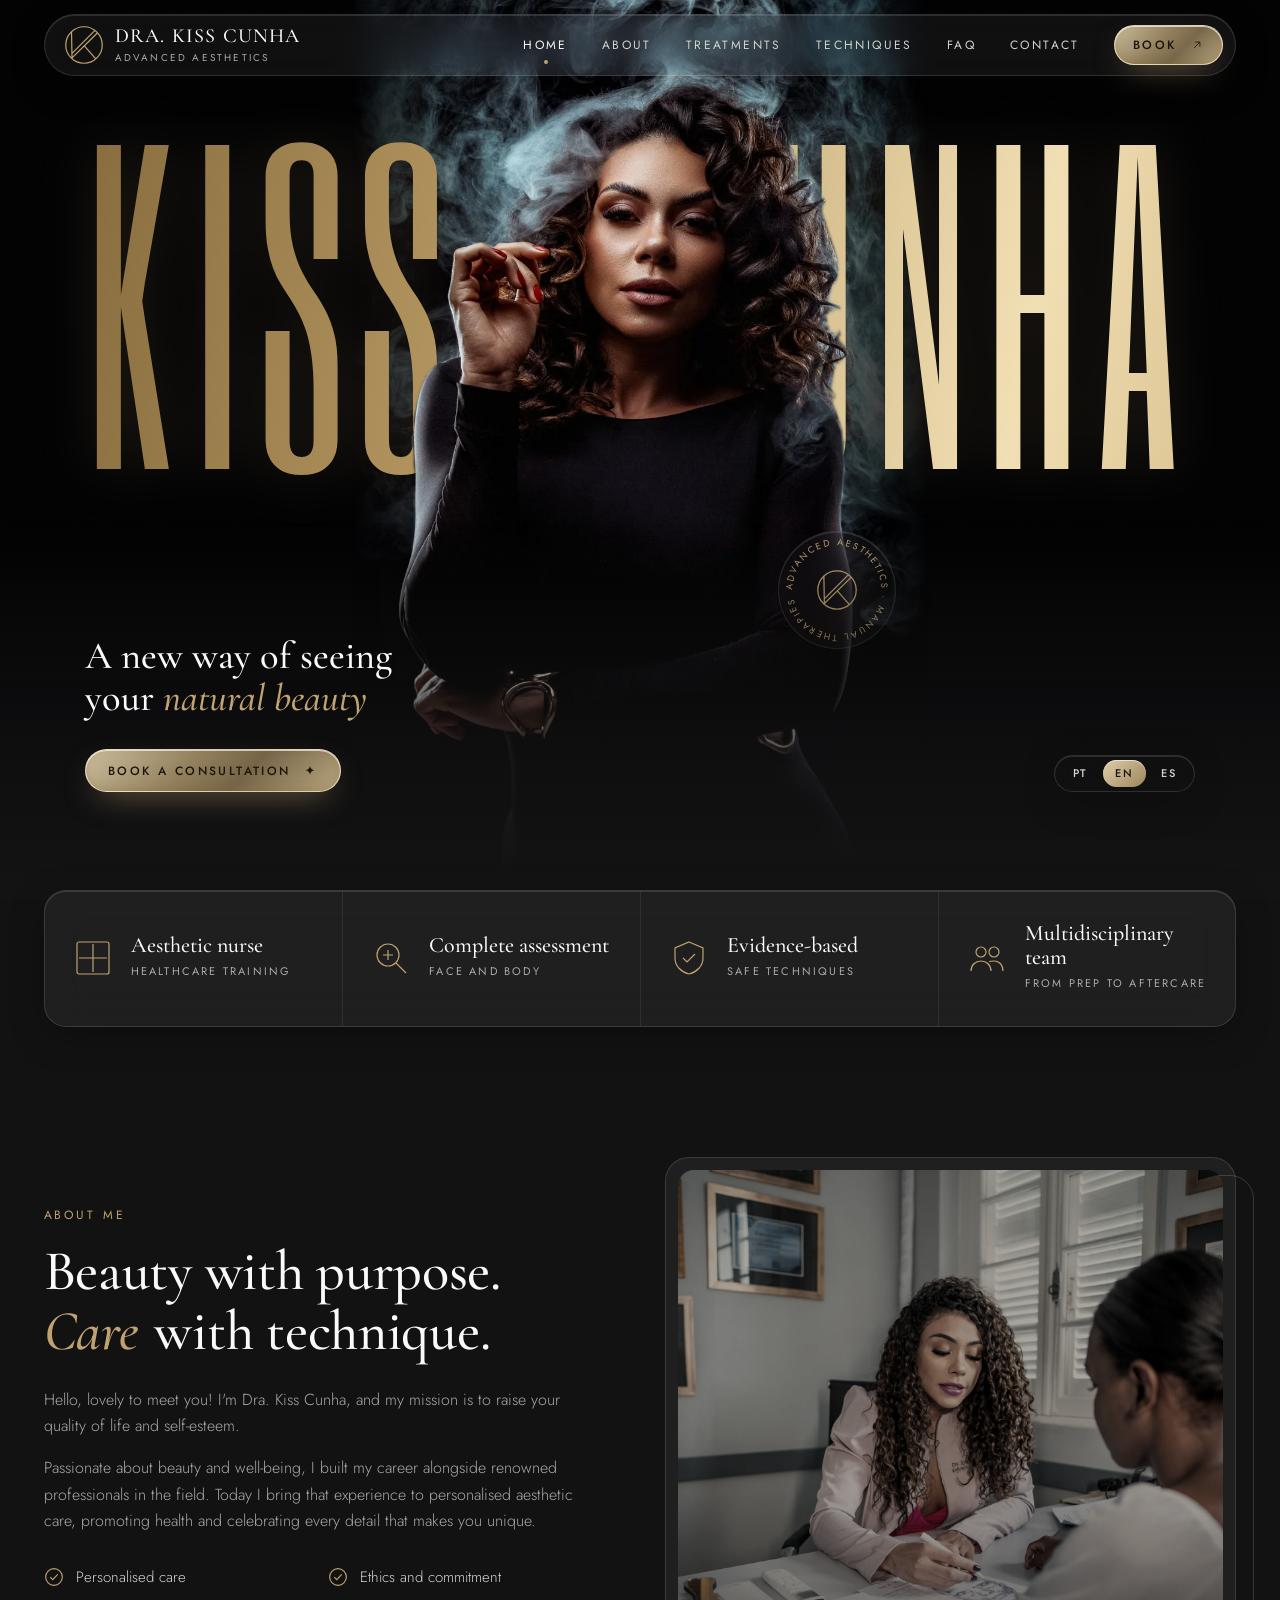
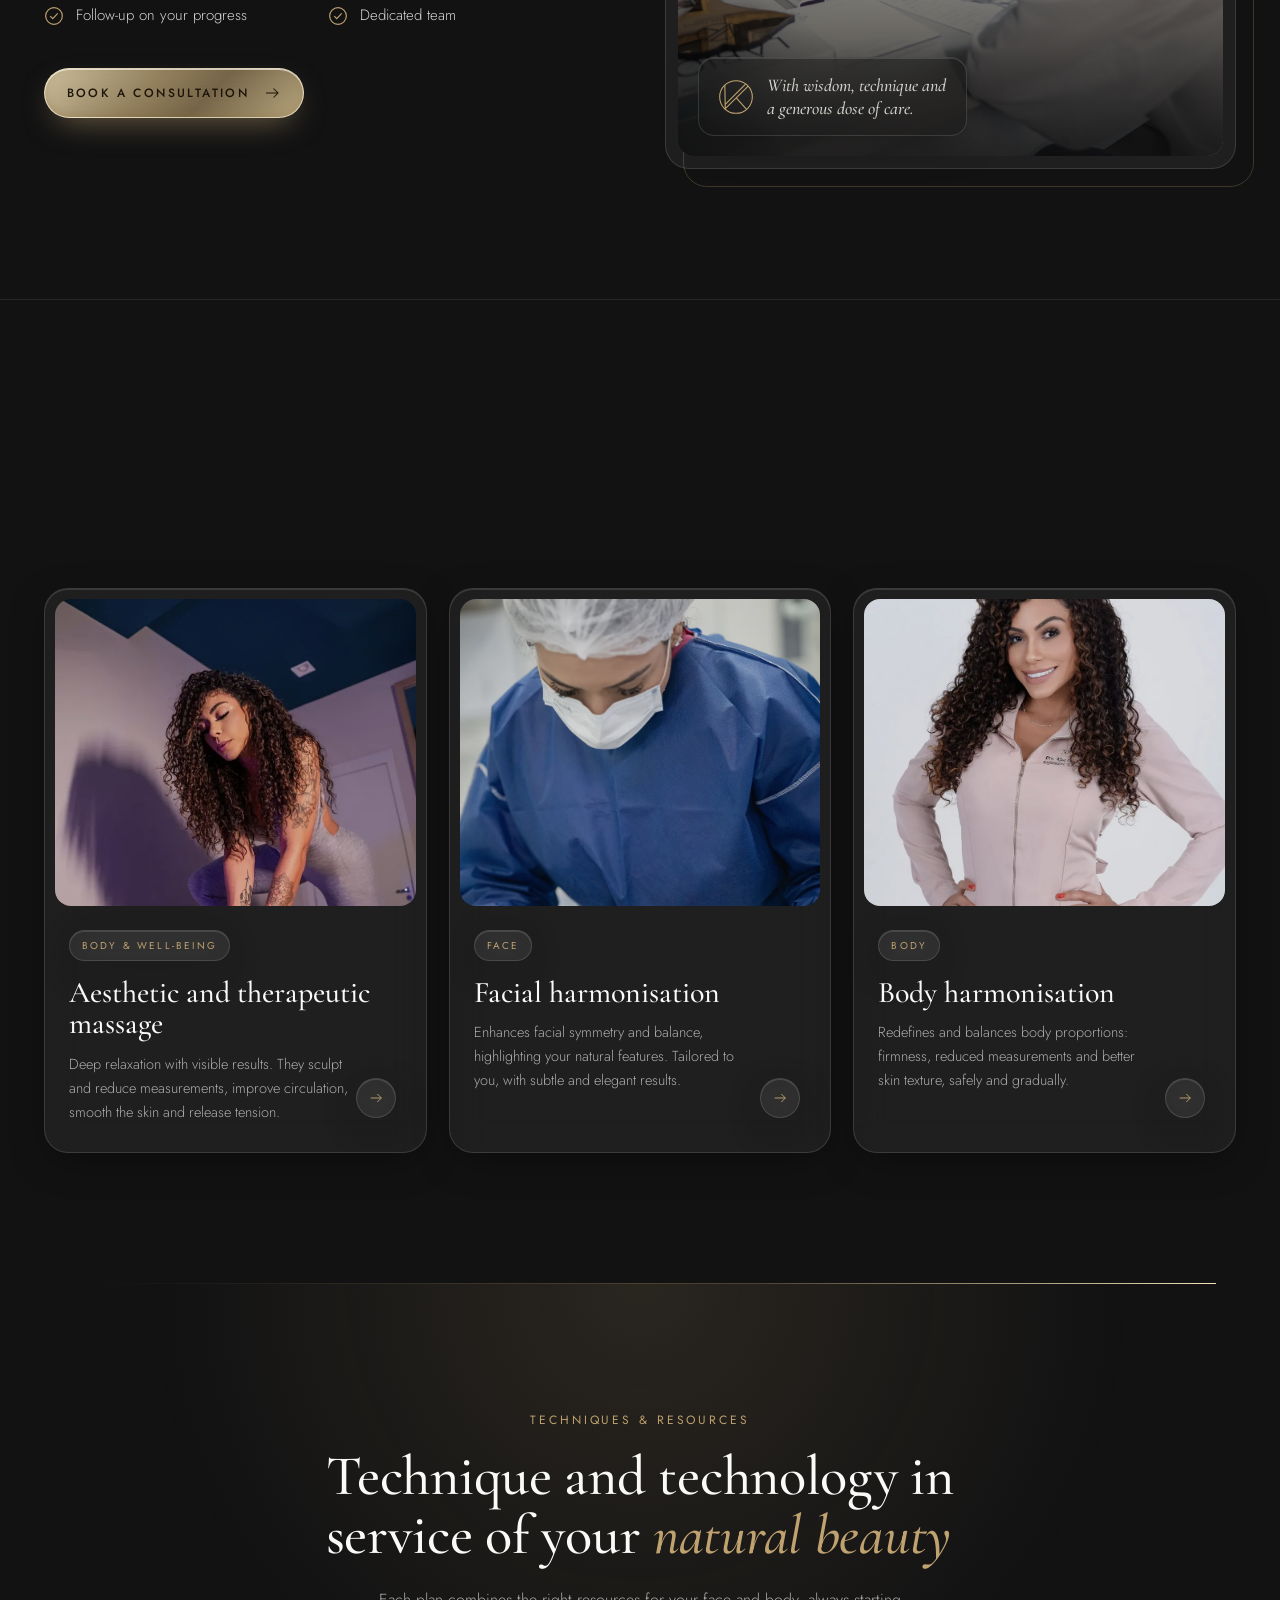
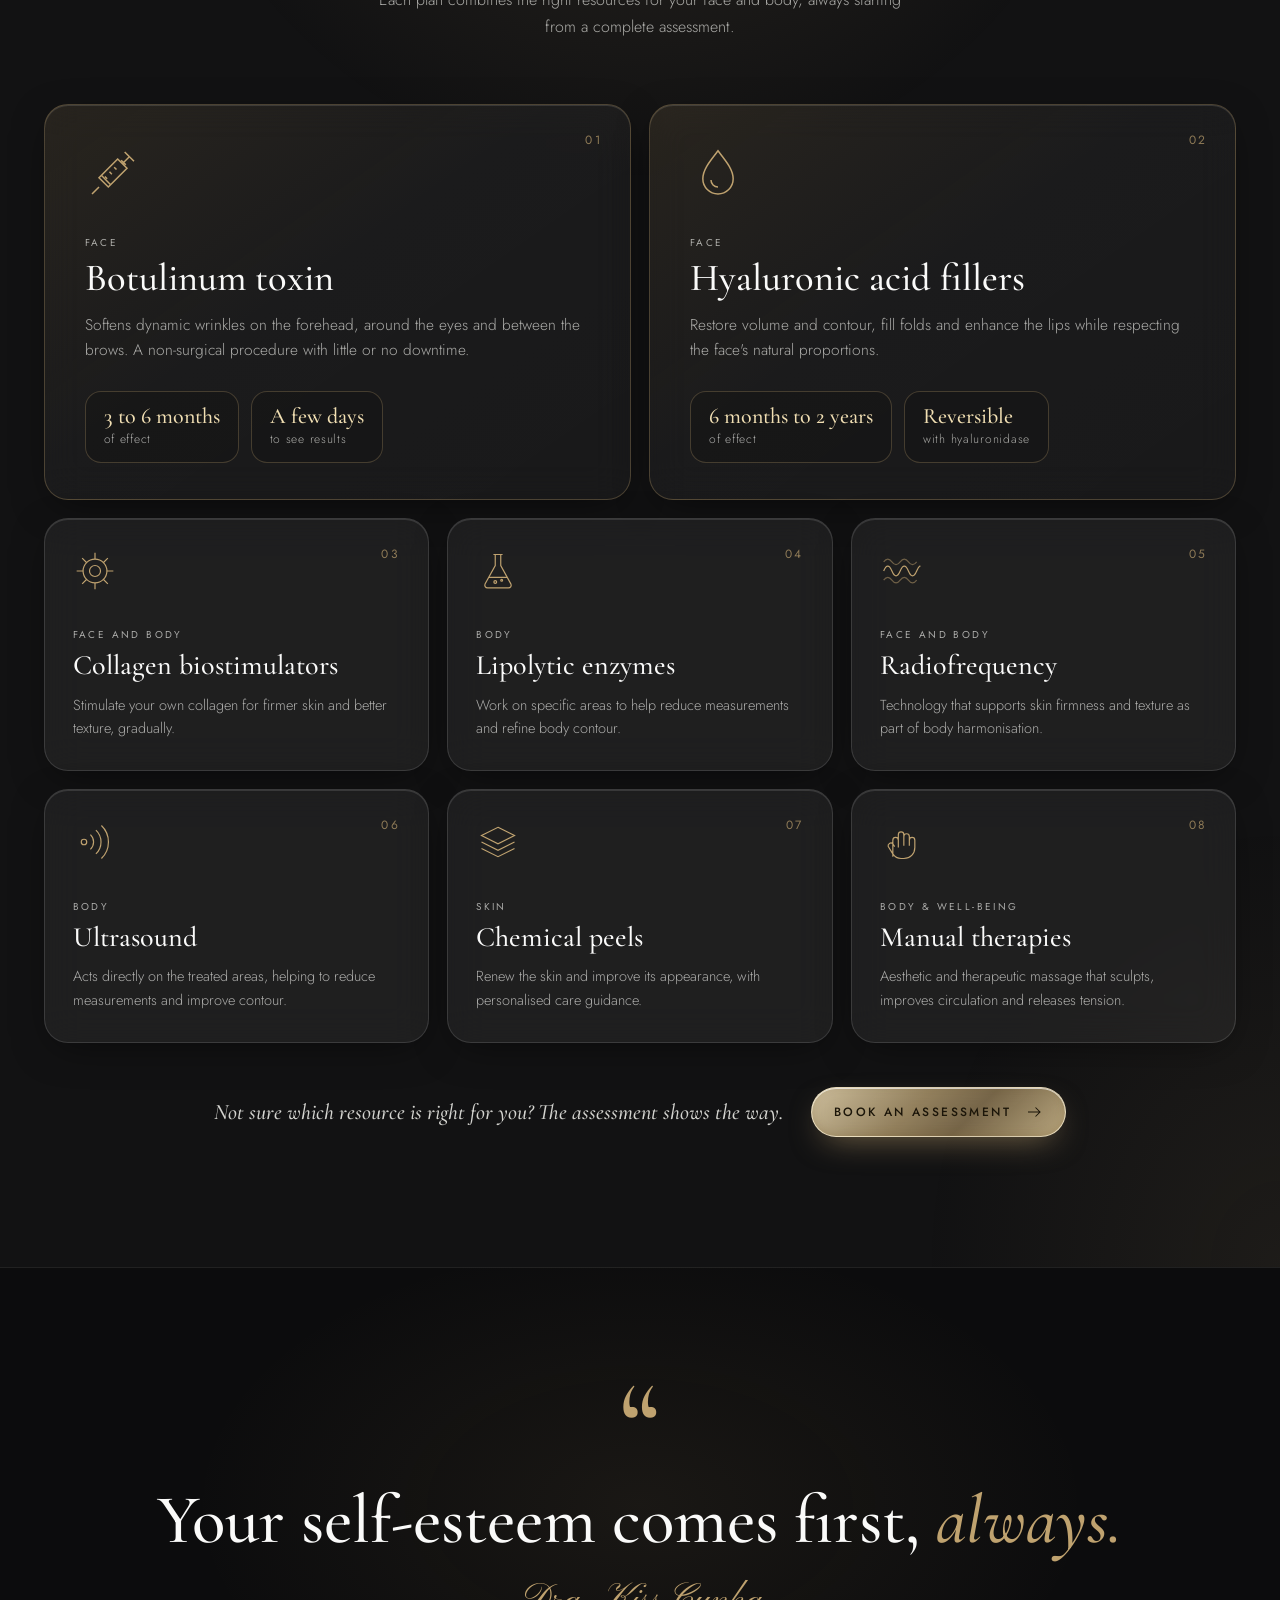
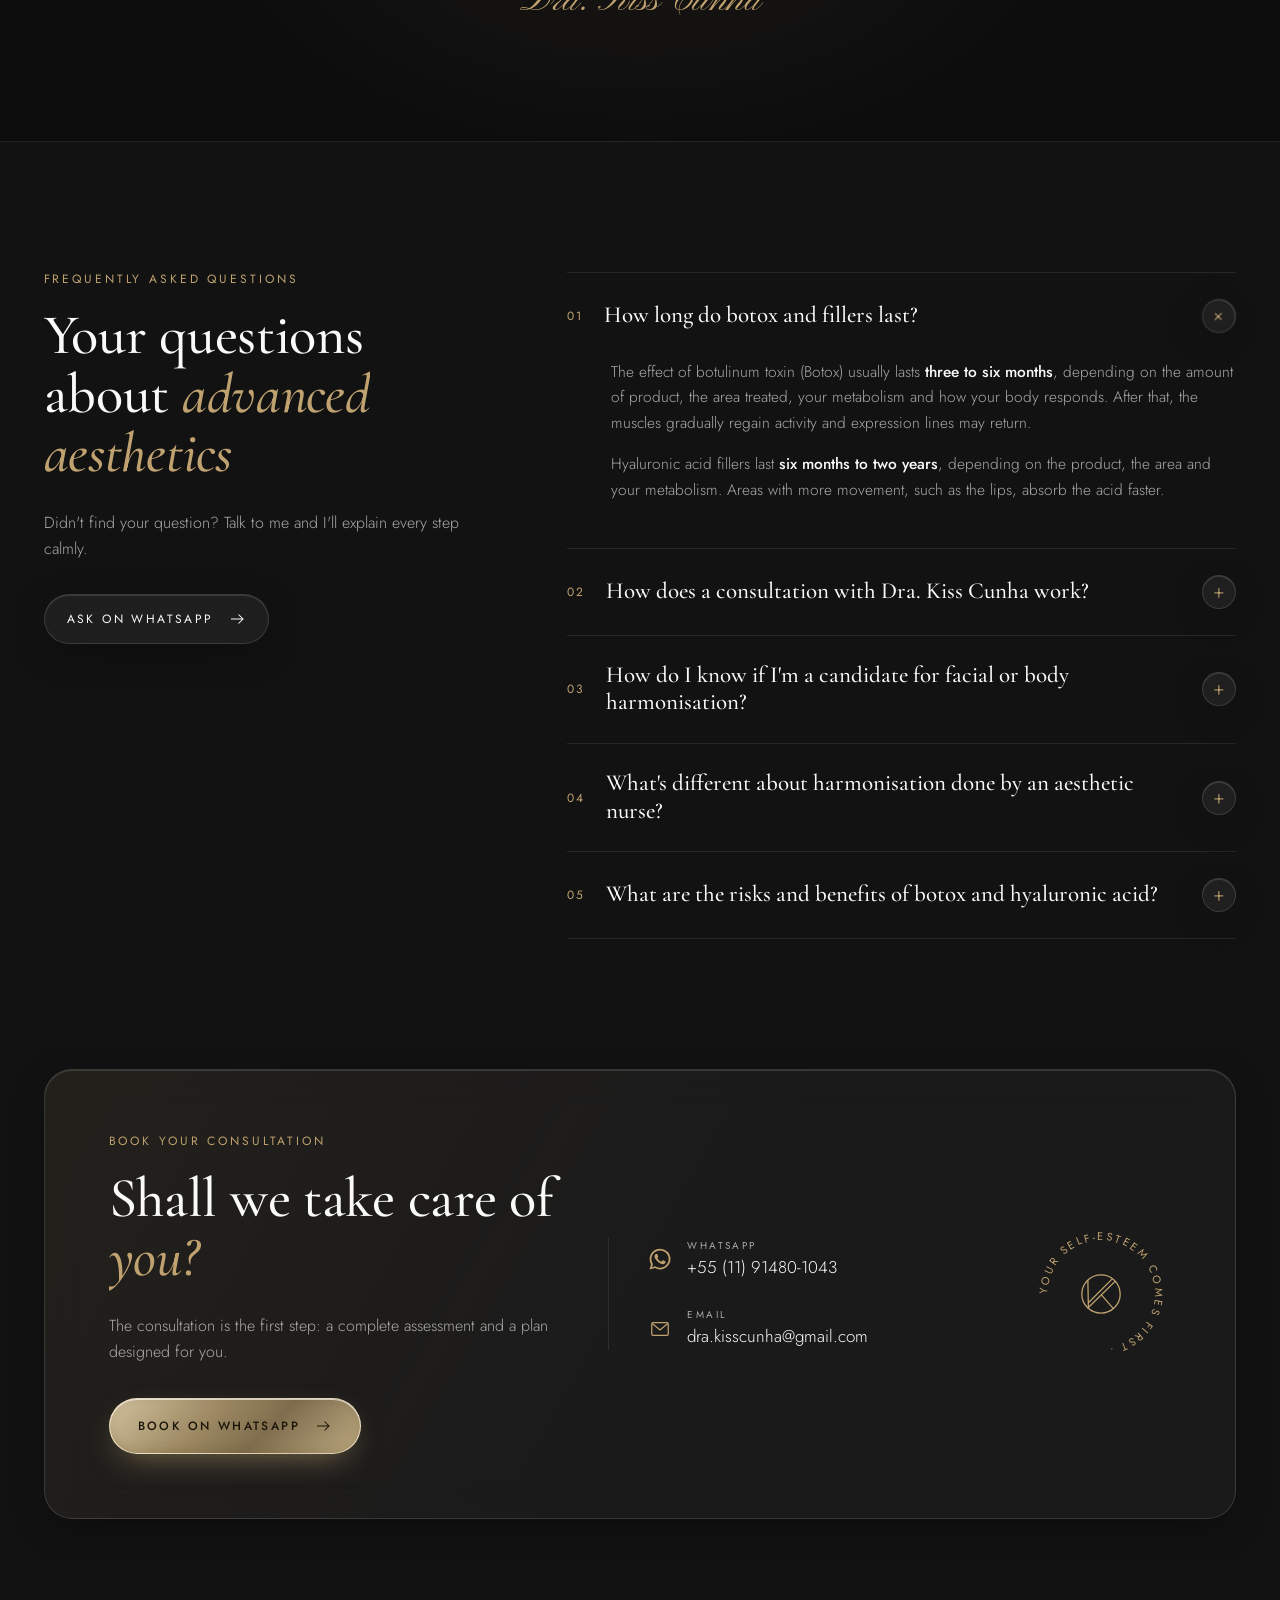
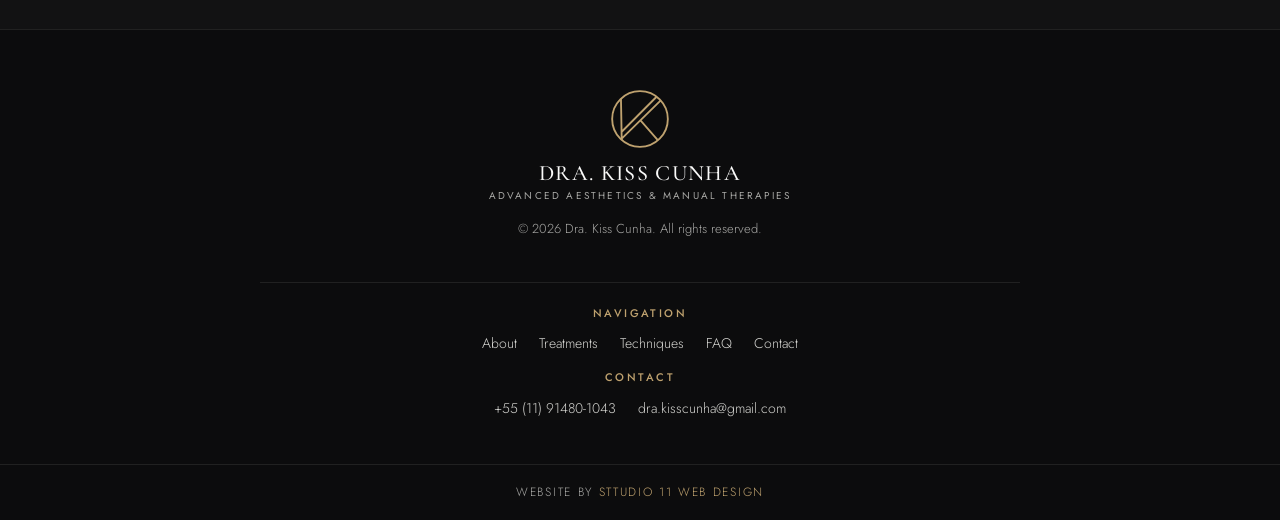
<file: index.html>
<!doctype html>
<html lang="pt-BR">
<head>
  <meta charset="utf-8">
  <meta name="viewport" content="width=device-width, initial-scale=1">
  <title>Dra. Kiss Cunha | Estética Avançada e Terapias Manuais</title>
  <meta name="description" content="Dra. Kiss Cunha, enfermeira esteta. Harmonização facial e corporal, massagens estéticas e terapêuticas. Atendimento personalizado, ético e comprometido. Agende sua consulta.">
  <meta name="theme-color" content="#121213">
  <meta property="og:type" content="website">
  <meta property="og:site_name" content="Dra. Kiss Cunha">
  <meta property="og:title" content="Dra. Kiss Cunha | Estética Avançada">
  <meta property="og:description" content="Harmonização facial e corporal, massagens estéticas e terapêuticas. Agende sua consulta.">
  <meta property="og:image" content="https://www.kisscunha.com.br/img/og-site.jpg">
  <meta property="og:url" content="https://www.kisscunha.com.br/">
  <meta property="og:image:width" content="1200">
  <meta property="og:image:height" content="630">
  <meta property="og:locale" content="pt_BR">
  <meta name="twitter:card" content="summary_large_image">
  <link rel="icon" href="img/icones/favicon.svg" type="image/svg+xml">
  <link rel="icon" href="favicon.ico" sizes="any">
  <link rel="apple-touch-icon" href="img/icones/apple-touch-icon.png">
  <link rel="manifest" href="site.webmanifest">
  <link rel="preconnect" href="https://fonts.googleapis.com">
  <link rel="preconnect" href="https://fonts.gstatic.com" crossorigin>
  <link href="https://fonts.googleapis.com/css2?family=Cormorant+Garamond:ital,wght@0,400;0,500;0,600;1,500&family=Six+Caps&family=Jost:wght@300;400;500&family=Pinyon+Script&display=swap" rel="stylesheet">
  <link rel="preload" as="image" href="img/v2-recorte.webp">
  <link rel="stylesheet" href="css/site.css?v=202610052258">
</head>
<body>

<svg width="0" height="0" style="position:absolute" aria-hidden="true">
  <symbol id="k" viewBox="0 0 375 375" fill="none" stroke="currentColor">
    <circle cx="187.5" cy="187.5" r="180" stroke-width="12"/>
    <path stroke-width="12" d="m64.366 57.382 4.993 267.695M293.082 45.348 69.31 269.856M321.614 67.19 69.313 314.754m121.293-118.767 113.242 129.098"/>
  </symbol>
  <symbol id="wa" viewBox="0 0 24 24"><path fill="currentColor" d="M17.47 14.38c-.3-.15-1.75-.86-2.02-.96-.27-.1-.47-.15-.67.15-.2.3-.77.96-.94 1.16-.17.2-.35.22-.64.07-.3-.15-1.25-.46-2.38-1.47-.88-.78-1.47-1.75-1.64-2.05-.17-.3-.02-.46.13-.6.13-.14.3-.35.44-.52.15-.18.2-.3.3-.5.1-.2.05-.37-.02-.52-.08-.15-.67-1.6-.92-2.2-.24-.58-.49-.5-.67-.5h-.57c-.2 0-.52.07-.8.37-.27.3-1.04 1.02-1.04 2.48 0 1.46 1.07 2.88 1.21 3.08.15.2 2.1 3.2 5.08 4.49.71.3 1.26.49 1.7.63.71.22 1.36.19 1.87.12.57-.09 1.75-.72 2-1.41.25-.7.25-1.29.17-1.41-.07-.13-.27-.2-.57-.35M12.05 21.5h-.01a9.4 9.4 0 0 1-4.8-1.32l-.34-.2-3.57.94.95-3.48-.22-.36A9.4 9.4 0 0 1 2.6 12.05C2.6 6.85 6.84 2.6 12.05 2.6c2.52 0 4.89.99 6.67 2.77a9.37 9.37 0 0 1 2.76 6.68c0 5.2-4.24 9.45-9.43 9.45m8.03-17.48A11.3 11.3 0 0 0 12.05.7C5.8.7.7 5.8.7 12.05c0 2 .52 3.95 1.52 5.67L.6 23.4l5.8-1.52a11.3 11.3 0 0 0 5.64 1.44h.01c6.25 0 11.35-5.1 11.35-11.35 0-3.03-1.18-5.88-3.32-8.03"/></symbol>
  <symbol id="seta" viewBox="0 0 24 24" fill="none" stroke="currentColor" stroke-width="1.4"><path d="M4 12h16m-6-6 6 6-6 6"/></symbol>
  <symbol id="diag" viewBox="0 0 24 24" fill="none" stroke="currentColor" stroke-width="1.4"><path d="M7 17 17 7M9 7h8v8"/></symbol>
  <symbol id="check" viewBox="0 0 24 24" fill="none" stroke="currentColor" stroke-width="1.4"><circle cx="12" cy="12" r="10"/><path d="m7.5 12.2 3 3 6-6.4"/></symbol>
</svg>

<header class="nav" id="nav">
  <div class="nav__in">
    <a href="#inicio" class="marca" aria-label="Dra. Kiss Cunha, início">
      <svg class="marca__k"><use href="#k"/></svg>
      <span class="marca__nome">Dra. Kiss Cunha<small>Estética avançada</small></span>
    </a>
    <nav class="menu" id="menu" aria-label="Principal">
      <a href="#inicio" class="ativo">Início</a>
      <a href="#sobre">Sobre</a>
      <a href="#procedimentos">Procedimentos</a>
      <a href="#tecnicas">Técnicas</a>
      <a href="#duvidas">Dúvidas</a>
      <a href="#contato">Contato</a>
      <a class="btn-linha btn-ouro nav__cta" href="#" data-wa>Agendar <svg><use href="#diag"/></svg></a>
    </nav>
    <button class="menu-btn" aria-label="Abrir menu" aria-expanded="false" aria-controls="menu"><span></span><span></span></button>
  </div>
</header>

<main>

  <!-- HERO -->
  <section class="hero" id="inicio">
    <div class="hero__fundo" aria-hidden="true"><img src="img/v2-fundo.webp" alt=""></div>
    <p class="hero__nome" aria-hidden="true"><span>Kiss</span><span>Cunha</span></p>
    <div class="hero__foto">
      <img src="img/v2-recorte.webp" width="1000" height="1500" alt="Dra. Kiss Cunha, de vestido preto, em retrato de estúdio">
      <div class="selo hero__selo" aria-hidden="true">
        <svg class="selo__txt" viewBox="0 0 120 120"><defs><path id="circ" d="M60 60m-46 0a46 46 0 1 1 92 0a46 46 0 1 1-92 0"/></defs>
          <text><textPath href="#circ">Estética avançada · Terapias manuais · </textPath></text></svg>
        <svg class="selo__k"><use href="#k"/></svg>
      </div>
    </div>

    <div class="hero__esq">
      <h1>Um novo olhar sobre a sua <em>beleza natural</em></h1>
      <a class="pill btn-ouro" href="#" data-wa>Agende uma consulta <span class="estrela" aria-hidden="true">✦</span></a>
    </div>

    <div class="idioma hero__idioma" role="group" aria-label="Idioma">
      <button type="button" data-lang="pt" aria-pressed="true">PT</button><button type="button" data-lang="en" aria-pressed="false">EN</button><button type="button" data-lang="es" aria-pressed="false">ES</button>
    </div>


  </section>

  <!-- PILARES -->
  <section class="pilares" id="pilares" aria-label="Diferenciais">
    <ul class="pilares__lista">
      <li>
        <svg viewBox="0 0 40 40" fill="none" stroke="currentColor" stroke-width="1.2"><path d="M20 6v28M6 20h28"/><rect x="4" y="4" width="32" height="32" rx="2"/></svg>
        <div><strong>Enfermeira esteta</strong><span>Formação em saúde</span></div>
      </li>
      <li>
        <svg viewBox="0 0 40 40" fill="none" stroke="currentColor" stroke-width="1.2"><circle cx="17" cy="17" r="11"/><path d="m25 25 10 10M12 17h10M17 12v10"/></svg>
        <div><strong>Avaliação completa</strong><span>Facial e corporal</span></div>
      </li>
      <li>
        <svg viewBox="0 0 40 40" fill="none" stroke="currentColor" stroke-width="1.2"><path d="M20 4 34 10v10c0 8-6 14-14 16C12 34 6 28 6 20V10z"/><path d="m14 20 4 4 8-8"/></svg>
        <div><strong>Baseada em evidências</strong><span>Técnicas seguras</span></div>
      </li>
      <li>
        <svg viewBox="0 0 40 40" fill="none" stroke="currentColor" stroke-width="1.2"><circle cx="14" cy="14" r="5"/><circle cx="27" cy="14" r="5"/><path d="M4 33c0-6 4.5-10 10-10s10 4 10 10M22 23.5c1.5-.3 3-.5 5-.5 5.5 0 9 4 9 10"/></svg>
        <div><strong>Equipe multidisciplinar</strong><span>Do pré ao pós</span></div>
      </li>
    </ul>
  </section>

  <!-- SOBRE -->
  <section class="secao sobre" id="sobre">
    <div class="sobre__txt">
      <p class="kicker">Sobre mim</p>
      <h2>Beleza com propósito.<br><em>Cuidado</em> com técnica.</h2>
      <p>Olá, muito prazer! Eu sou a Dra. Kiss Cunha, e minha missão é elevar sua qualidade de vida e autoestima.</p>
      <p>Apaixonada pela beleza e pelo bem-estar, construí minha trajetória ao lado de profissionais renomados da área. Hoje, trago essa experiência para oferecer cuidados estéticos personalizados, promovendo mais saúde e valorização de cada detalhe que faz você única.</p>
      <ul class="checks">
        <li><svg><use href="#check"/></svg>Atendimento personalizado</li>
        <li><svg><use href="#check"/></svg>Ética e comprometimento</li>
        <li><svg><use href="#check"/></svg>Acompanhamento do seu progresso</li>
        <li><svg><use href="#check"/></svg>Equipe dedicada</li>
      </ul>
      <a class="btn-linha btn-ouro" href="#" data-wa>Agende uma consulta <svg><use href="#seta"/></svg></a>
    </div>
    <figure class="moldura sobre__foto">
      <img src="img/consulta.webp" loading="lazy" width="1620" height="2048" alt="Dra. Kiss Cunha em consulta com uma paciente">
      <figcaption>
        <svg><use href="#k"/></svg>
        <span>Com sabedoria, técnica e<br>uma dose generosa de carinho.</span>
      </figcaption>
    </figure>
  </section>

  <!-- PROCEDIMENTOS -->
  <section class="secao procs" id="procedimentos">
    <header class="cab">
      <p class="kicker">Procedimentos</p>
      <h2>Como posso <em>cuidar</em> de você</h2>
    </header>

    <div class="procs__grade">
      <article class="card">
        <img src="img/massagem.webp" loading="lazy" width="683" height="1024" alt="Dra. Kiss Cunha aplicando massagem terapêutica">
        <div class="card__txt">
          <span class="tag">Corpo &amp; bem-estar</span>
          <h3>Massagens estéticas e terapêuticas</h3>
          <p>Relaxamento profundo com resultado para o corpo. Modelam e reduzem medidas, melhoram a circulação, suavizam a pele e aliviam tensões.</p>
          <a href="#" data-wa class="card__link" aria-label="Agendar massagens"><svg><use href="#seta"/></svg></a>
        </div>
      </article>
      <article class="card">
        <img src="img/facial.webp" loading="lazy" width="900" height="1350" alt="Procedimento de harmonização facial">
        <div class="card__txt">
          <span class="tag">Rosto</span>
          <h3>Harmonização facial</h3>
          <p>Realça a simetria e o equilíbrio do rosto, valorizando os traços naturais. Personalizada, com resultado sutil e elegante.</p>
          <a href="#" data-wa class="card__link" aria-label="Agendar harmonização facial"><svg><use href="#seta"/></svg></a>
        </div>
      </article>
      <article class="card">
        <img src="img/corporal.webp" loading="lazy" width="900" height="1348" alt="Dra. Kiss Cunha de jaleco">
        <div class="card__txt">
          <span class="tag">Corpo</span>
          <h3>Harmonização corporal</h3>
          <p>Redefine e equilibra as proporções do corpo: firmeza, redução de medidas e textura da pele, de forma segura e gradual.</p>
          <a href="#" data-wa class="card__link" aria-label="Agendar harmonização corporal"><svg><use href="#seta"/></svg></a>
        </div>
      </article>
    </div>
  </section>

  <!-- TÉCNICAS & RECURSOS -->
  <section class="recursos" id="tecnicas">
    <div class="recursos__in">
      <header class="cab">
        <p class="kicker">Técnicas &amp; recursos</p>
        <h2>Técnica e tecnologia a serviço da sua <em>beleza natural</em></h2>
        <p class="cab__sub">Cada plano combina os recursos certos para o seu rosto e o seu corpo, sempre a partir de uma avaliação completa.</p>
      </header>

      <div class="bento">
        <article class="rec rec--destaque">
          <span class="rec__n">01</span>
          <svg class="rec__ico" viewBox="0 0 48 48" fill="none" stroke="currentColor" stroke-width="1.3"><path d="M34 6l8 8M38 10l-6 6M31 13l4 4M12 36l-6 6M14 26l8 8M28 12 12 28l8 8 16-16z"/><path d="m17 27 2 2m2-6 2 2m2-6 2 2"/></svg>
          <p class="rec__area">Rosto</p>
          <h3>Toxina botulínica</h3>
          <p>Suaviza as rugas dinâmicas da testa, do contorno dos olhos e entre as sobrancelhas. Procedimento não cirúrgico, com pouco ou nenhum tempo de recuperação.</p>
          <ul class="rec__fatos"><li><strong>3 a 6 meses</strong>de efeito</li><li><strong>Poucos dias</strong>para ver o resultado</li></ul>
        </article>

        <article class="rec rec--destaque">
          <span class="rec__n">02</span>
          <svg class="rec__ico" viewBox="0 0 48 48" fill="none" stroke="currentColor" stroke-width="1.3"><path d="M24 5c7 9 13 16 13 24a13 13 0 0 1-26 0c0-8 6-15 13-24z"/><path d="M18 30a6 6 0 0 0 6 6"/></svg>
          <p class="rec__area">Rosto</p>
          <h3>Preenchedores com ácido hialurônico</h3>
          <p>Devolvem volume e contorno, preenchem sulcos e realçam os lábios, respeitando as proporções naturais do rosto.</p>
          <ul class="rec__fatos"><li><strong>6 meses a 2 anos</strong>de efeito</li><li><strong>Reversível</strong>com hialuronidase</li></ul>
        </article>

        <article class="rec">
          <span class="rec__n">03</span>
          <svg class="rec__ico" viewBox="0 0 48 48" fill="none" stroke="currentColor" stroke-width="1.3"><circle cx="24" cy="24" r="6"/><circle cx="24" cy="24" r="13"/><path d="M24 4v7m0 26v7M4 24h7m26 0h7M10 10l5 5m18 18 5 5m0-28-5 5M15 33l-5 5"/></svg>
          <p class="rec__area">Rosto e corpo</p>
          <h3>Bioestimuladores de colágeno</h3>
          <p>Estimulam o próprio colágeno para mais firmeza e melhor textura da pele, de forma gradual.</p>
        </article>

        <article class="rec">
          <span class="rec__n">04</span>
          <svg class="rec__ico" viewBox="0 0 48 48" fill="none" stroke="currentColor" stroke-width="1.3"><path d="M19 6h10M21 6v12L10 38a3 3 0 0 0 2.6 4.5h22.8A3 3 0 0 0 38 38L27 18V6"/><path d="M14 31h20"/><circle cx="21" cy="36" r="1.5"/><circle cx="28" cy="34" r="1"/></svg>
          <p class="rec__area">Corpo</p>
          <h3>Enzimas lipolíticas</h3>
          <p>Atuam em áreas específicas para ajudar na redução de medidas e no contorno corporal.</p>
        </article>

        <article class="rec">
          <span class="rec__n">05</span>
          <svg class="rec__ico" viewBox="0 0 48 48" fill="none" stroke="currentColor" stroke-width="1.3"><path d="M4 24c3-7 6-7 9 0s6 7 9 0 6-7 9 0 6 7 9 0 4-5 4-5"/><path d="M4 34c3-4 6-4 9 0s6 4 9 0 6-4 9 0 6 4 9 0" opacity=".5"/><path d="M4 14c3-4 6-4 9 0s6 4 9 0 6-4 9 0 6 4 9 0" opacity=".5"/></svg>
          <p class="rec__area">Rosto e corpo</p>
          <h3>Radiofrequência</h3>
          <p>Tecnologia que favorece a firmeza e a textura da pele, como parte da harmonização corporal.</p>
        </article>

        <article class="rec">
          <span class="rec__n">06</span>
          <svg class="rec__ico" viewBox="0 0 48 48" fill="none" stroke="currentColor" stroke-width="1.3"><circle cx="12" cy="24" r="3"/><path d="M19 16a11 11 0 0 1 0 16M25 11a18 18 0 0 1 0 26M31 6a25 25 0 0 1 0 36"/></svg>
          <p class="rec__area">Corpo</p>
          <h3>Ultrassom</h3>
          <p>Atua diretamente nas áreas tratadas, ajudando a reduzir medidas e a melhorar o contorno.</p>
        </article>

        <article class="rec">
          <span class="rec__n">07</span>
          <svg class="rec__ico" viewBox="0 0 48 48" fill="none" stroke="currentColor" stroke-width="1.3"><path d="m24 8 18 9-18 9-18-9z"/><path d="m6 24 18 9 18-9M6 31l18 9 18-9"/></svg>
          <p class="rec__area">Pele</p>
          <h3>Peelings químicos</h3>
          <p>Renovam a pele e melhoram a aparência, com orientações personalizadas de cuidado.</p>
        </article>

        <article class="rec">
          <span class="rec__n">08</span>
          <svg class="rec__ico" viewBox="0 0 48 48" fill="none" stroke="currentColor" stroke-width="1.3"><path d="M14 40V22a3 3 0 0 1 6 0v8M20 24v-8a3 3 0 0 1 6 0v12m0-10a3 3 0 0 1 6 0v10m0-6a3 3 0 0 1 6 0v8c0 7-5 12-12 12h-3c-4 0-7-2-9-5l-5-8a3 3 0 0 1 5-3l2 3"/></svg>
          <p class="rec__area">Corpo &amp; bem-estar</p>
          <h3>Terapias manuais</h3>
          <p>Massagens estéticas e terapêuticas que modelam, melhoram a circulação e aliviam tensões.</p>
        </article>
      </div>

      <div class="recursos__cta">
        <p>Não sabe qual recurso é ideal para você? A avaliação mostra o caminho.</p>
        <a class="btn-linha btn-ouro" href="#" data-wa>Agendar avaliação <svg><use href="#seta"/></svg></a>
      </div>
    </div>
  </section>

  <!-- FRASE -->
  <section class="frase" aria-label="Frase">
    <span class="frase__aspas" aria-hidden="true">“</span>
    <p>Sua autoestima em primeiro lugar, <em>sempre.</em></p>
    <p class="assinatura">Dra. Kiss Cunha</p>
  </section>

  <!-- DÚVIDAS -->
  <section class="secao duvidas" id="duvidas">
    <div class="duvidas__cab">
      <p class="kicker">Dúvidas frequentes</p>
      <h2>Tire suas dúvidas sobre <em>estética avançada</em></h2>
      <p>Não encontrou sua pergunta? Fale comigo e eu explico cada etapa com calma.</p>
      <a class="btn-linha" href="#" data-wa>Perguntar pelo WhatsApp <svg><use href="#seta"/></svg></a>
    </div>

    <div class="faq">
      <details open>
        <summary><span class="faq__n">01</span>Quanto tempo dura o efeito do botox e dos preenchedores?</summary>
        <div class="faq__r">
          <p>O efeito da toxina botulínica (Botox) geralmente dura de <b>três a seis meses</b>, dependendo da quantidade de produto, da área tratada, do metabolismo e da resposta do corpo. Depois desse período, os músculos recuperam a atividade aos poucos e as linhas de expressão podem reaparecer.</p>
          <p>O preenchimento com ácido hialurônico dura de <b>seis meses a dois anos</b>, conforme o produto, a área e o metabolismo. Áreas de mais movimento, como os lábios, absorvem o ácido mais rápido.</p>
        </div>
      </details>
      <details>
        <summary><span class="faq__n">02</span>Como funciona a consulta com a Dra. Kiss Cunha?</summary>
        <div class="faq__r">
          <p>Uma consulta individualizada e humanizada, de acordo com as suas necessidades:</p>
          <ul>
            <li>Anamnese minuciosa;</li>
            <li>Avaliação física facial e corporal baseada em evidências científicas;</li>
            <li>Orientações sobre a equipe que cuidará do caso;</li>
            <li>Informações sobre o pós-procedimento e os cuidados individuais, com apoio da equipe multidisciplinar.</li>
          </ul>
        </div>
      </details>
      <details>
        <summary><span class="faq__n">03</span>Como sei se sou candidata a harmonização facial ou corporal?</summary>
        <div class="faq__r">
          <ol>
            <li><b>Saúde geral:</b> se você está saudável e não tem condições que aumentem os riscos do procedimento, pode ser uma candidata adequada.</li>
            <li><b>Expectativas realistas:</b> a harmonização melhora a aparência, mas não transforma tudo nem resolve todas as questões estéticas.</li>
            <li><b>Avaliação profissional:</b> uma especialista avalia sua estrutura facial ou corporal, conversa sobre seus objetivos e indica o melhor caminho.</li>
            <li><b>Cuidados pós-procedimento:</b> seguir as orientações é essencial para a recuperação e para o resultado.</li>
          </ol>
        </div>
      </details>
      <details>
        <summary><span class="faq__n">04</span>Qual a diferença da harmonização feita por uma enfermeira esteta?</summary>
        <div class="faq__r">
          <p>A enfermagem tem papel central na promoção e manutenção da saúde. Na estética, a enfermeira realiza procedimentos avançados, como preenchimentos, toxina botulínica e peelings químicos, e cuida da pele com orientações personalizadas, avaliação das suas necessidades e garantia de práticas seguras durante todo o procedimento.</p>
          <p>A combinação de formação em enfermagem e conhecimento estético faz da enfermeira esteta uma profissional completa nesse campo.</p>
        </div>
      </details>
      <details>
        <summary><span class="faq__n">05</span>Quais os riscos e benefícios do botox e do ácido hialurônico?</summary>
        <div class="faq__r faq__r--duas">
          <div>
            <h4>Toxina botulínica</h4>
            <p class="rotulo">Benefícios</p>
            <ul>
              <li>Reduz rugas dinâmicas: testa, ao redor dos olhos e entre as sobrancelhas.</li>
              <li>Resultado visível em poucos dias.</li>
              <li>Não cirúrgico, com pouco ou nenhum tempo de recuperação.</li>
            </ul>
            <p class="rotulo">Riscos</p>
            <ul>
              <li>Reação alérgica (rara).</li>
              <li>Dor, inchaço, hematoma ou sensibilidade temporários no local.</li>
              <li>Aparência artificial se mal aplicado.</li>
              <li>Em casos raros, fraqueza muscular temporária em áreas vizinhas.</li>
            </ul>
          </div>
          <div>
            <h4>Ácido hialurônico</h4>
            <p class="rotulo">Benefícios</p>
            <ul>
              <li>Volume e contorno: preenche rugas e sulcos e pode aumentar os lábios.</li>
              <li>Resultado imediato.</li>
              <li>Reversível: pode ser dissolvido com hialuronidase, se necessário.</li>
            </ul>
            <p class="rotulo">Riscos</p>
            <ul>
              <li>Reação alérgica (rara).</li>
              <li>Assimetria ou irregularidade quando aplicado por profissional inexperiente.</li>
              <li>Inchaço e hematomas temporários.</li>
              <li>Infecção (rara).</li>
            </ul>
          </div>
          <p class="faq__nota">Converse sobre todos os riscos e benefícios com uma profissional qualificada antes de decidir por qualquer tratamento.</p>
        </div>
      </details>
    </div>
  </section>

  <!-- CONTATO -->
  <section class="contato" id="contato">
    <div class="contato__in">
      <div class="contato__txt">
        <p class="kicker">Agende sua consulta</p>
        <h2>Vamos cuidar de <em>você?</em></h2>
        <p>A consulta é o primeiro passo: avaliação completa e um plano pensado para você.</p>
        <a class="btn-linha btn-ouro btn-grande" href="#" data-wa>Agendar pelo WhatsApp <svg><use href="#seta"/></svg></a>
      </div>
      <ul class="contato__lista">
        <li>
          <svg><use href="#wa"/></svg>
          <div><span>WhatsApp</span><a href="#" data-wa>+55 (11) 91480-1043</a></div>
        </li>
        <li>
          <svg viewBox="0 0 24 24" fill="none" stroke="currentColor" stroke-width="1.4"><rect x="3" y="5" width="18" height="14" rx="1.5"/><path d="m3.5 6 8.5 7 8.5-7"/></svg>
          <div><span>E-mail</span><a href="mailto:dra.kisscunha@gmail.com">dra.kisscunha@gmail.com</a></div>
        </li>
      </ul>
      <div class="selo contato__selo" aria-hidden="true">
        <svg class="selo__txt" viewBox="0 0 120 120"><text><textPath href="#circ">Sua autoestima em primeiro lugar · </textPath></text></svg>
        <svg class="selo__k"><use href="#k"/></svg>
      </div>
    </div>
  </section>

</main>

<footer class="rodape">
  <div class="rodape__in">
    <div class="rodape__marca">
      <a href="#inicio" class="marca">
        <svg class="marca__k"><use href="#k"/></svg>
        <span class="marca__nome">Dra. Kiss Cunha<small>Estética avançada &amp; terapias manuais</small></span>
      </a>
      <p>© <span id="ano">2026</span> Dra. Kiss Cunha. Todos os direitos reservados.</p>
    </div>
    <nav class="rodape__col" aria-label="Rodapé">
      <p class="rotulo">Navegação</p>
      <a href="#sobre">Sobre</a><a href="#procedimentos">Procedimentos</a><a href="#tecnicas">Técnicas</a><a href="#duvidas">Dúvidas</a><a href="#contato">Contato</a>
    </nav>
    <div class="rodape__col">
      <p class="rotulo">Contato</p>
      <a href="#" data-wa>+55 (11) 91480-1043</a><a href="mailto:dra.kisscunha@gmail.com">dra.kisscunha@gmail.com</a>
    </div>
  </div>
  <p class="rodape__cred">Site por <a href="mailto:sttudioonze@gmail.com">Sttudio 11 Web Design</a></p>
</footer>

<a class="wa-flutua oculto" href="#" data-wa aria-label="Agendar pelo WhatsApp"><svg><use href="#wa"/></svg></a>

<script src="js/site.js?v=202610052258"></script>
<script src="js/efeitos.js?v=202610052258"></script>
<script src="js/i18n.js?v=202610052258"></script>
</body>
</html>
</file>
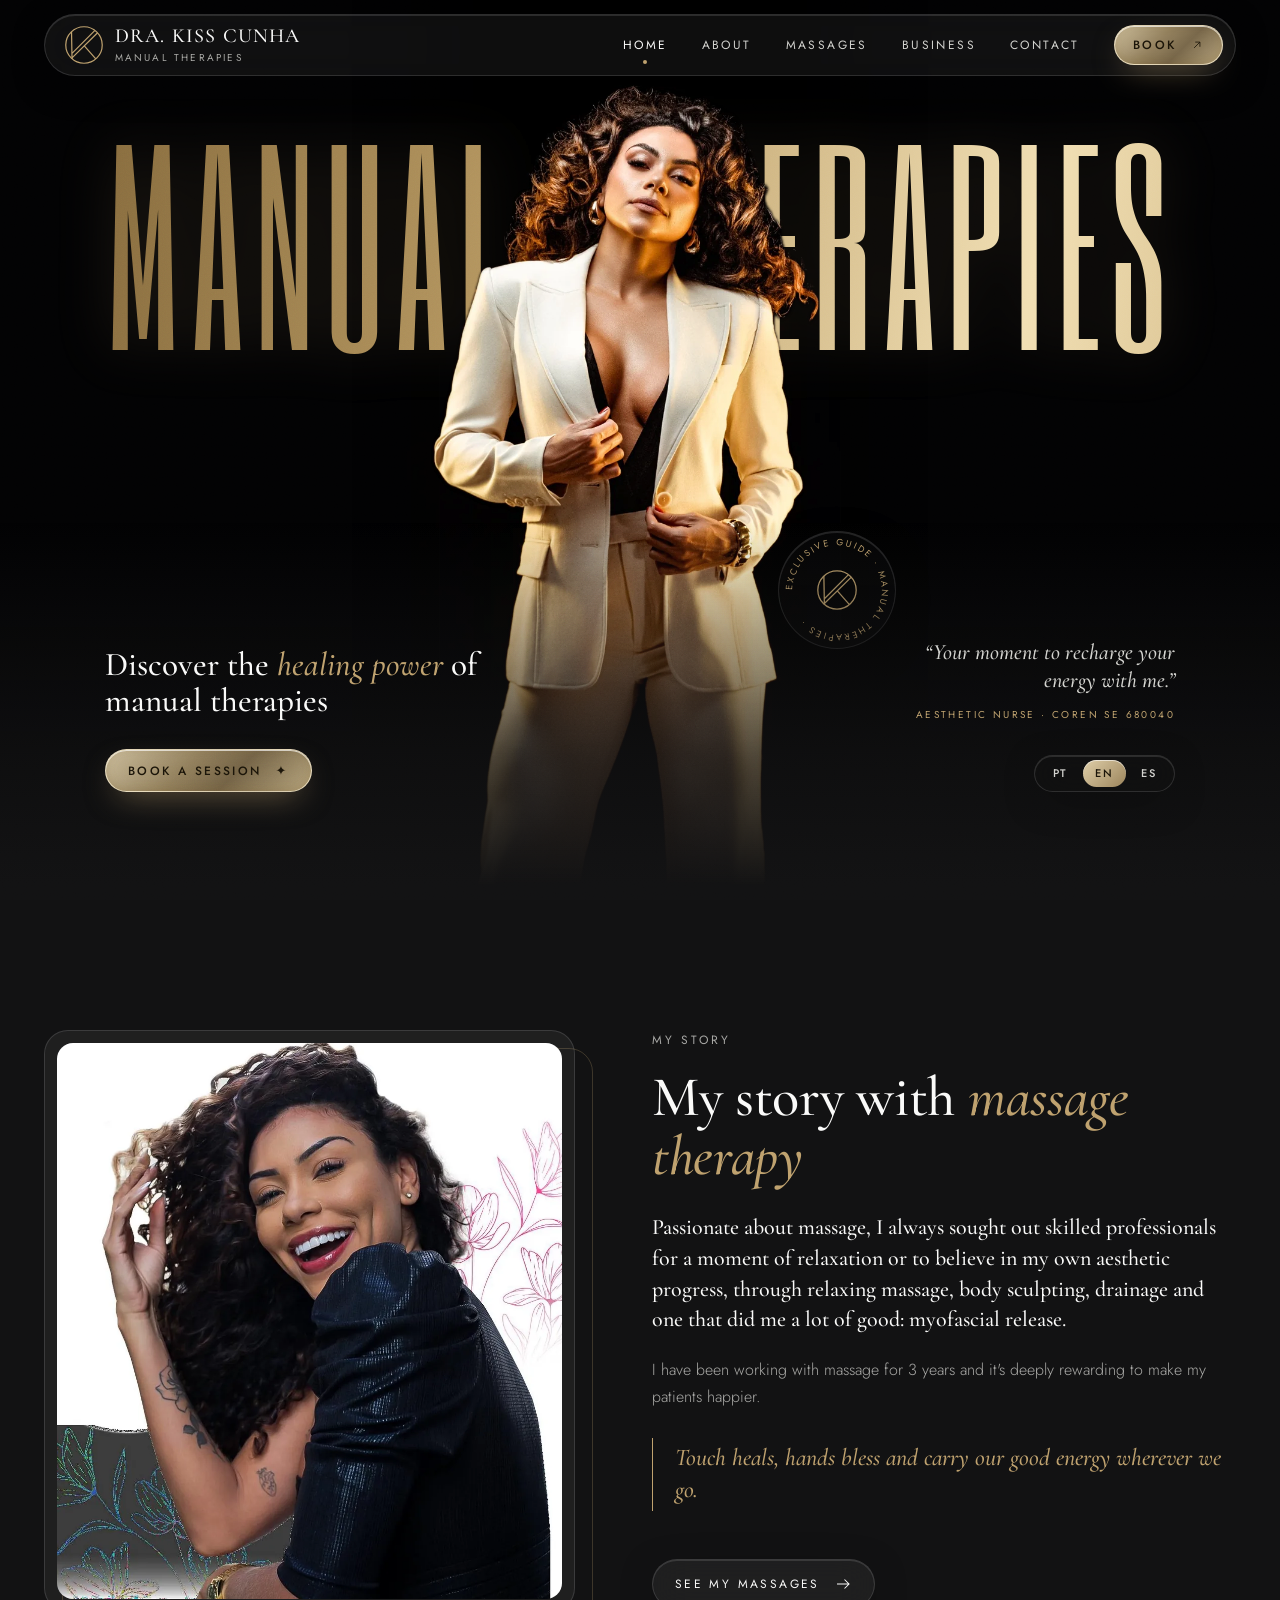
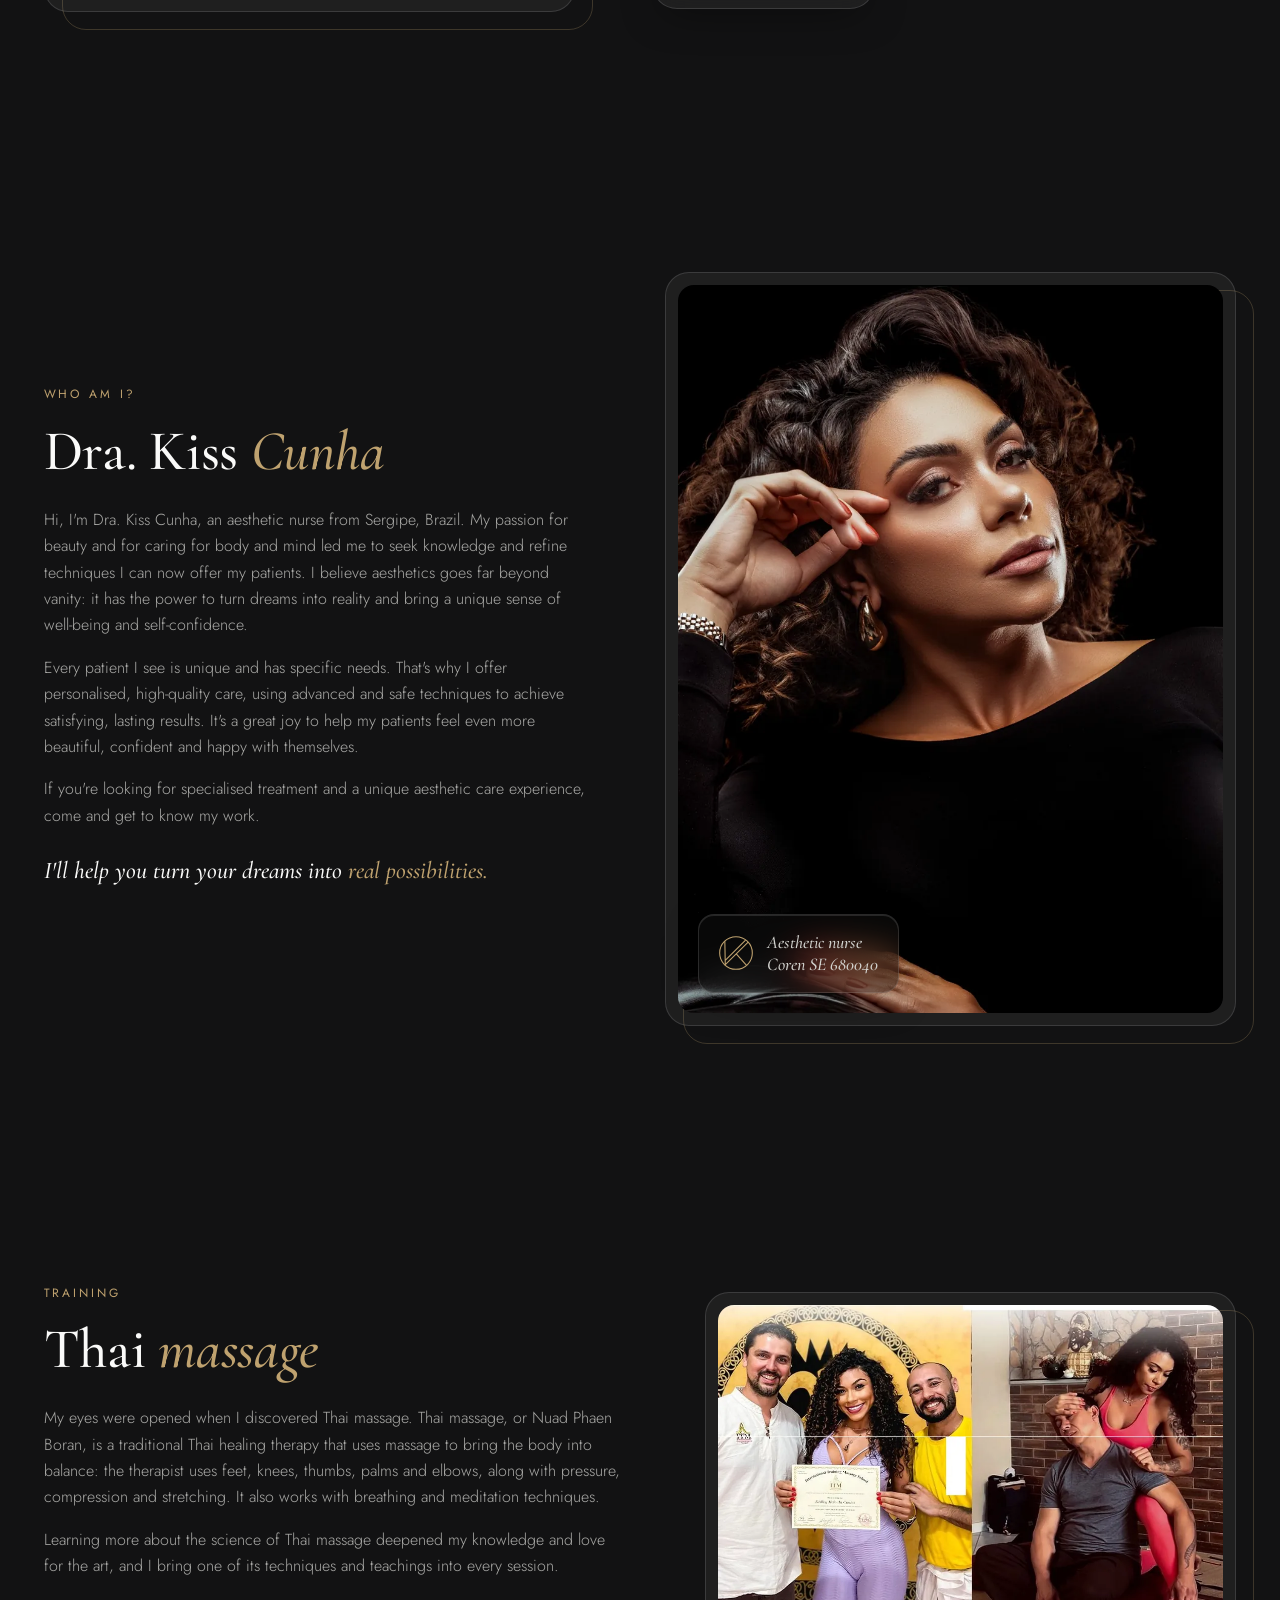
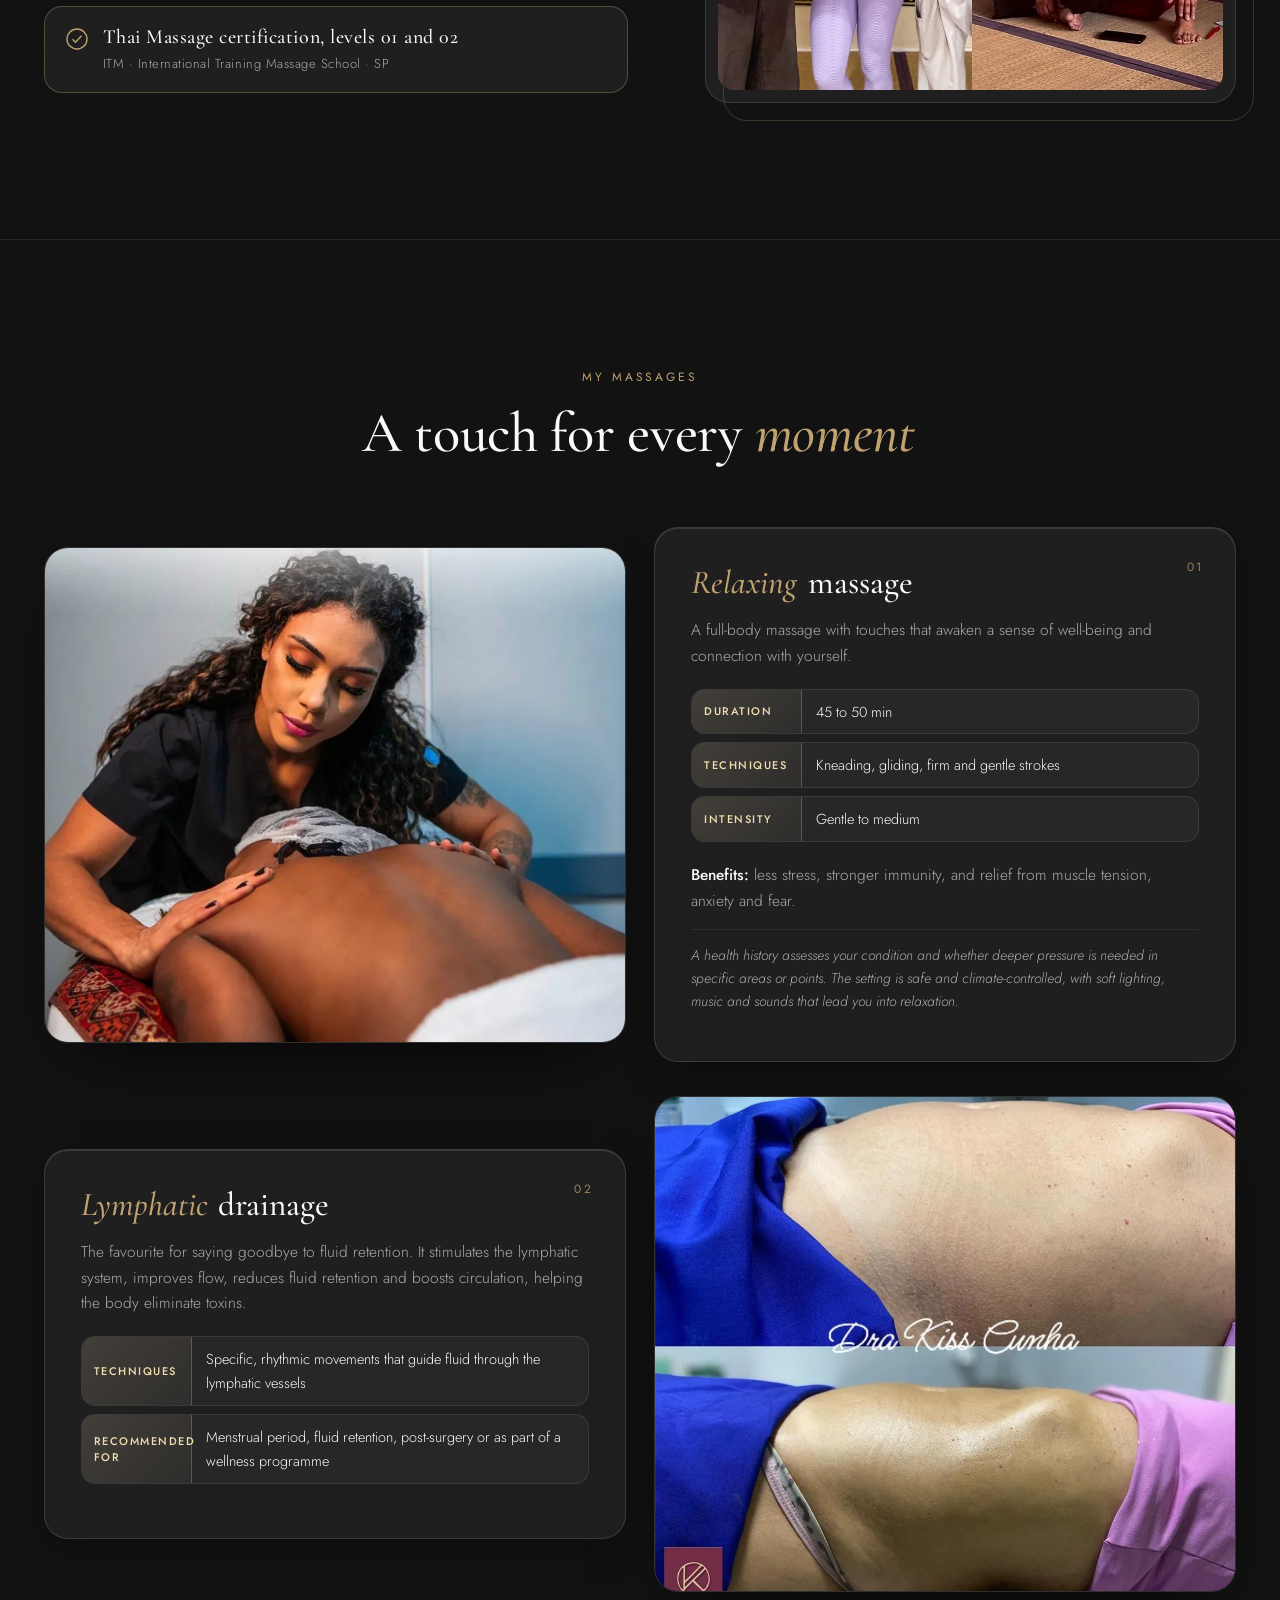
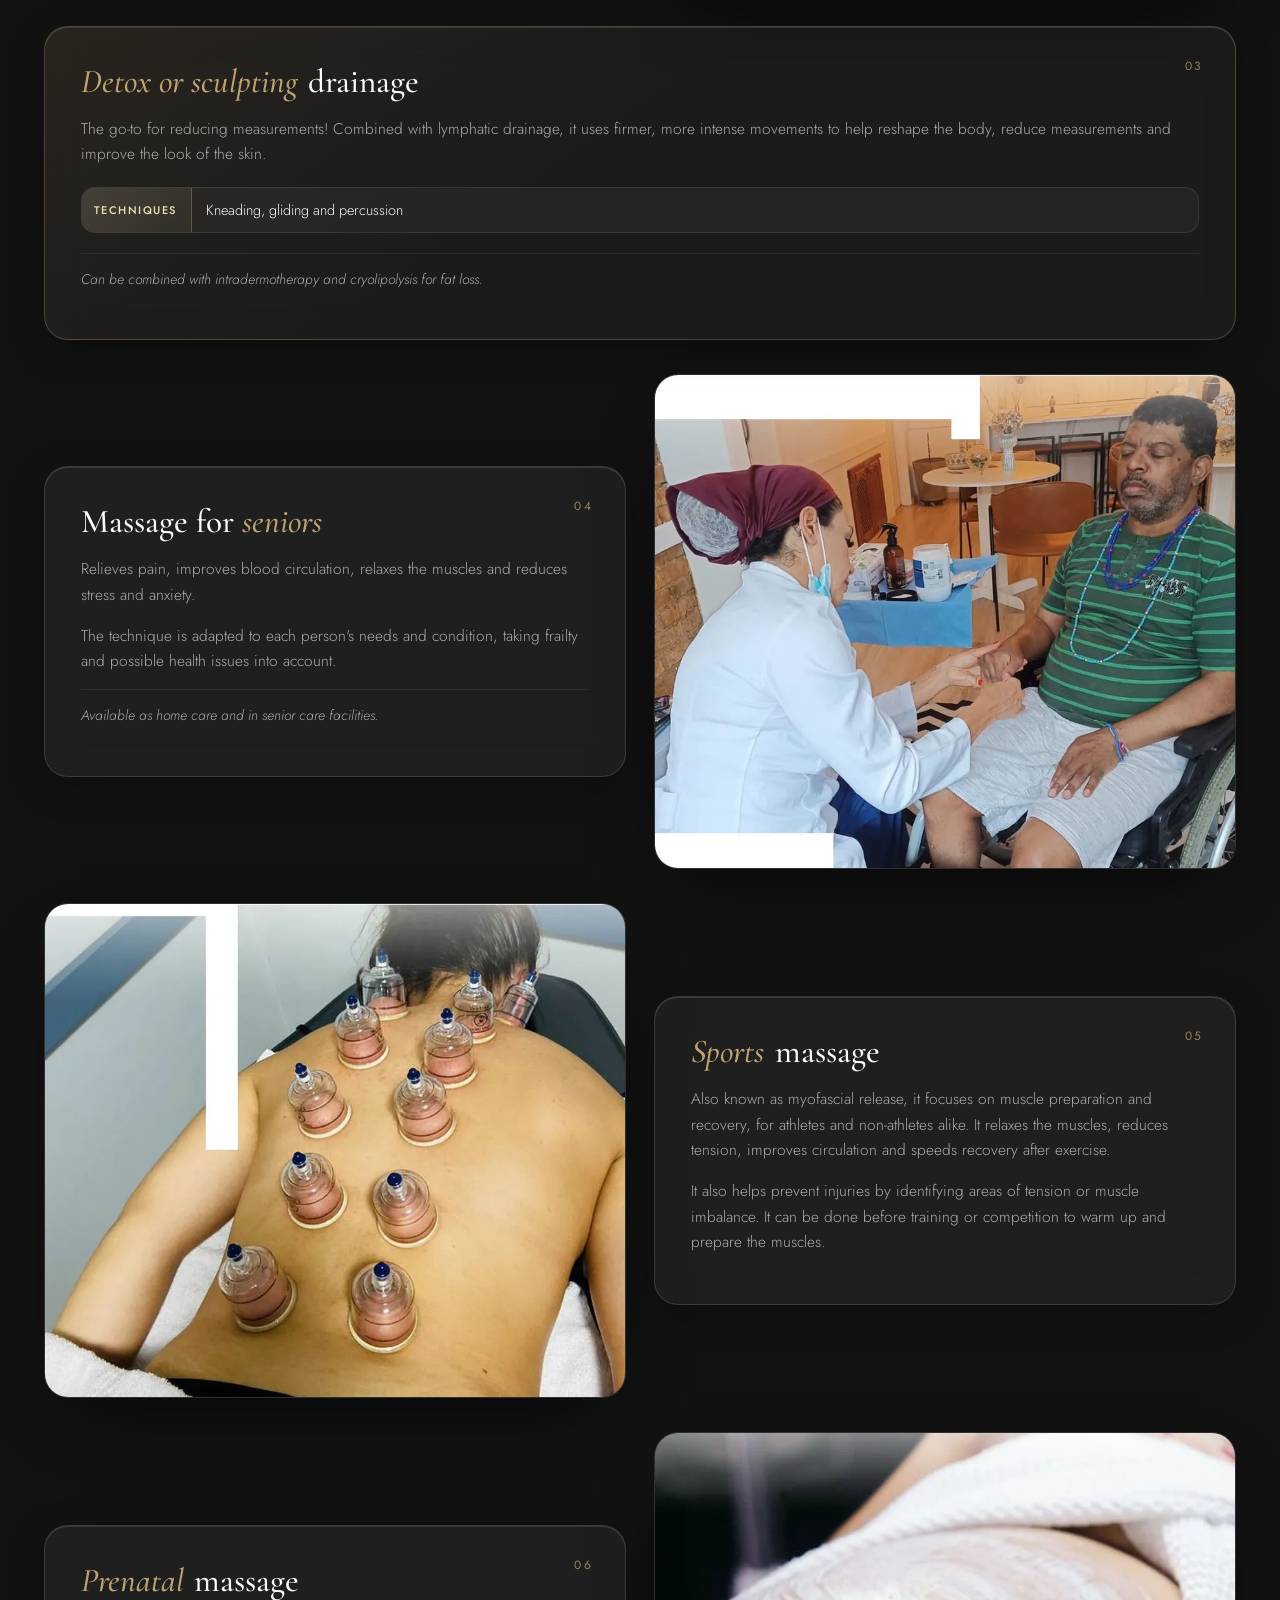
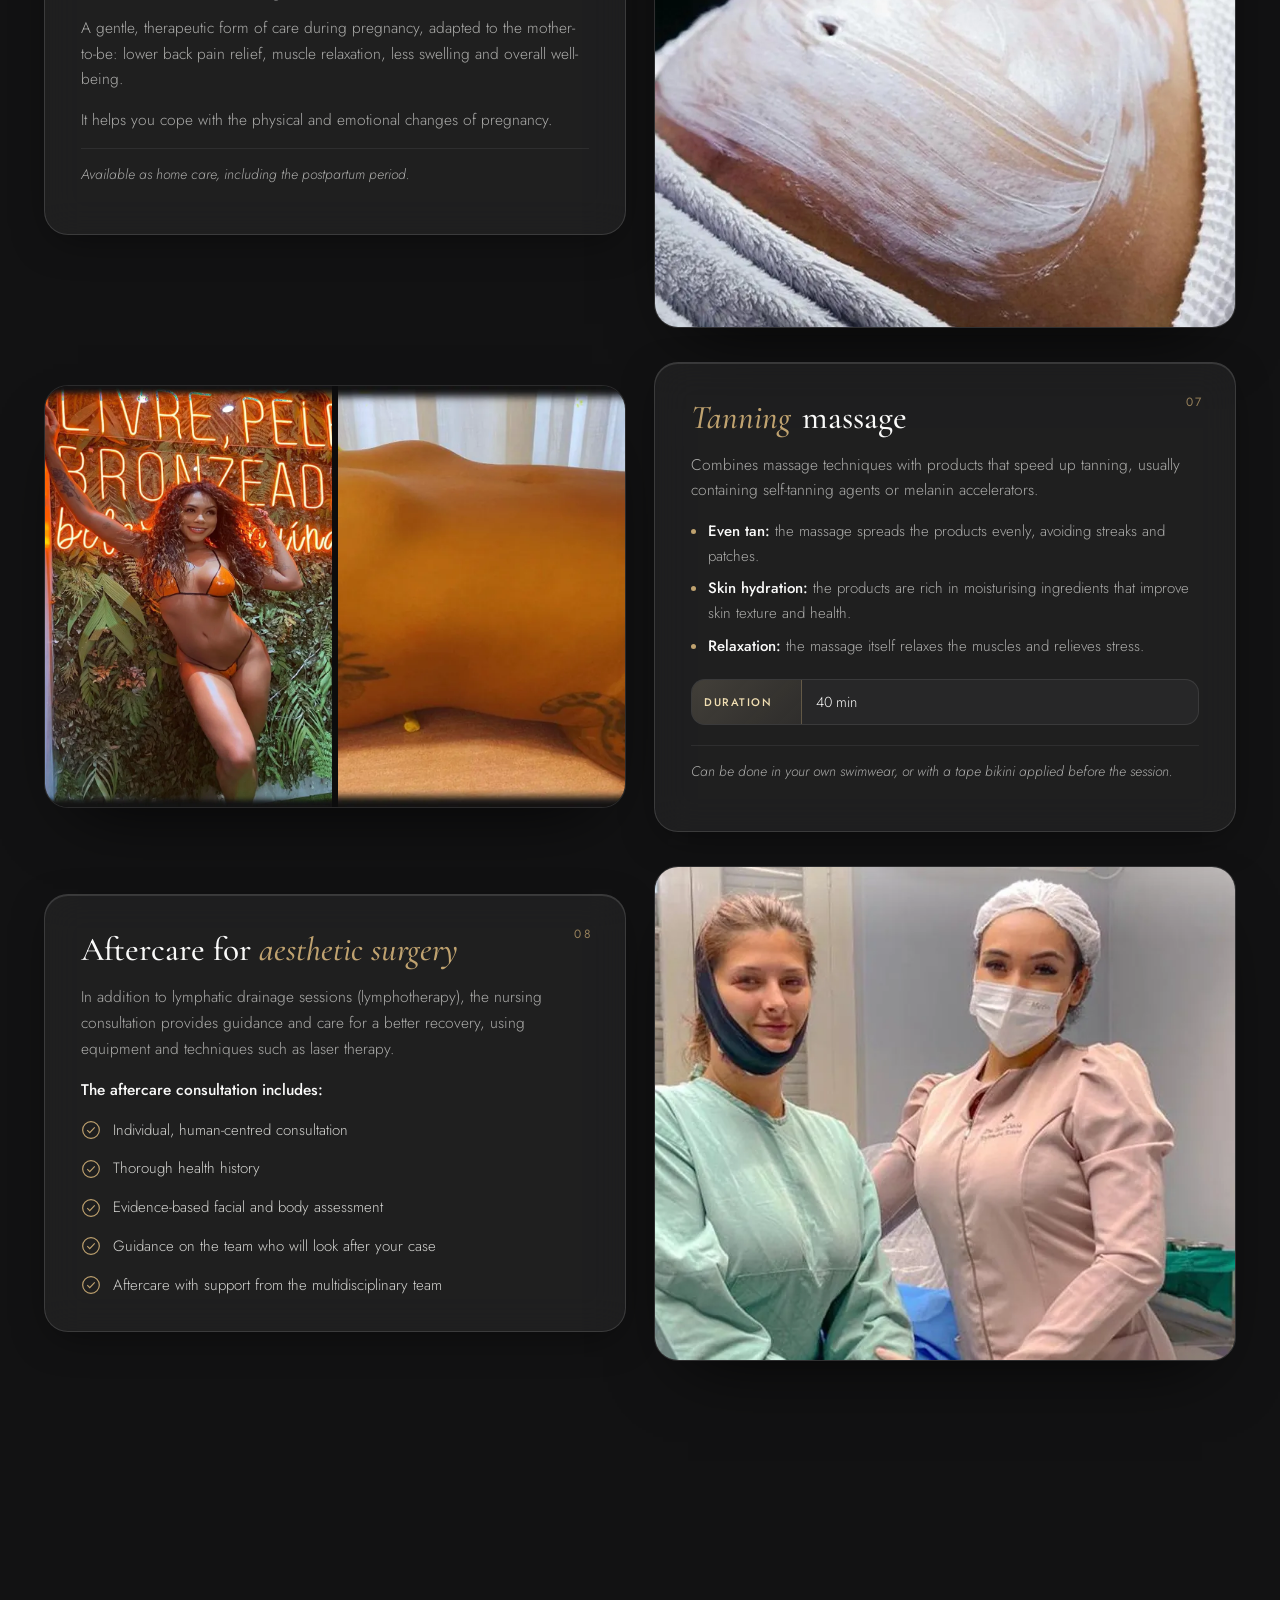
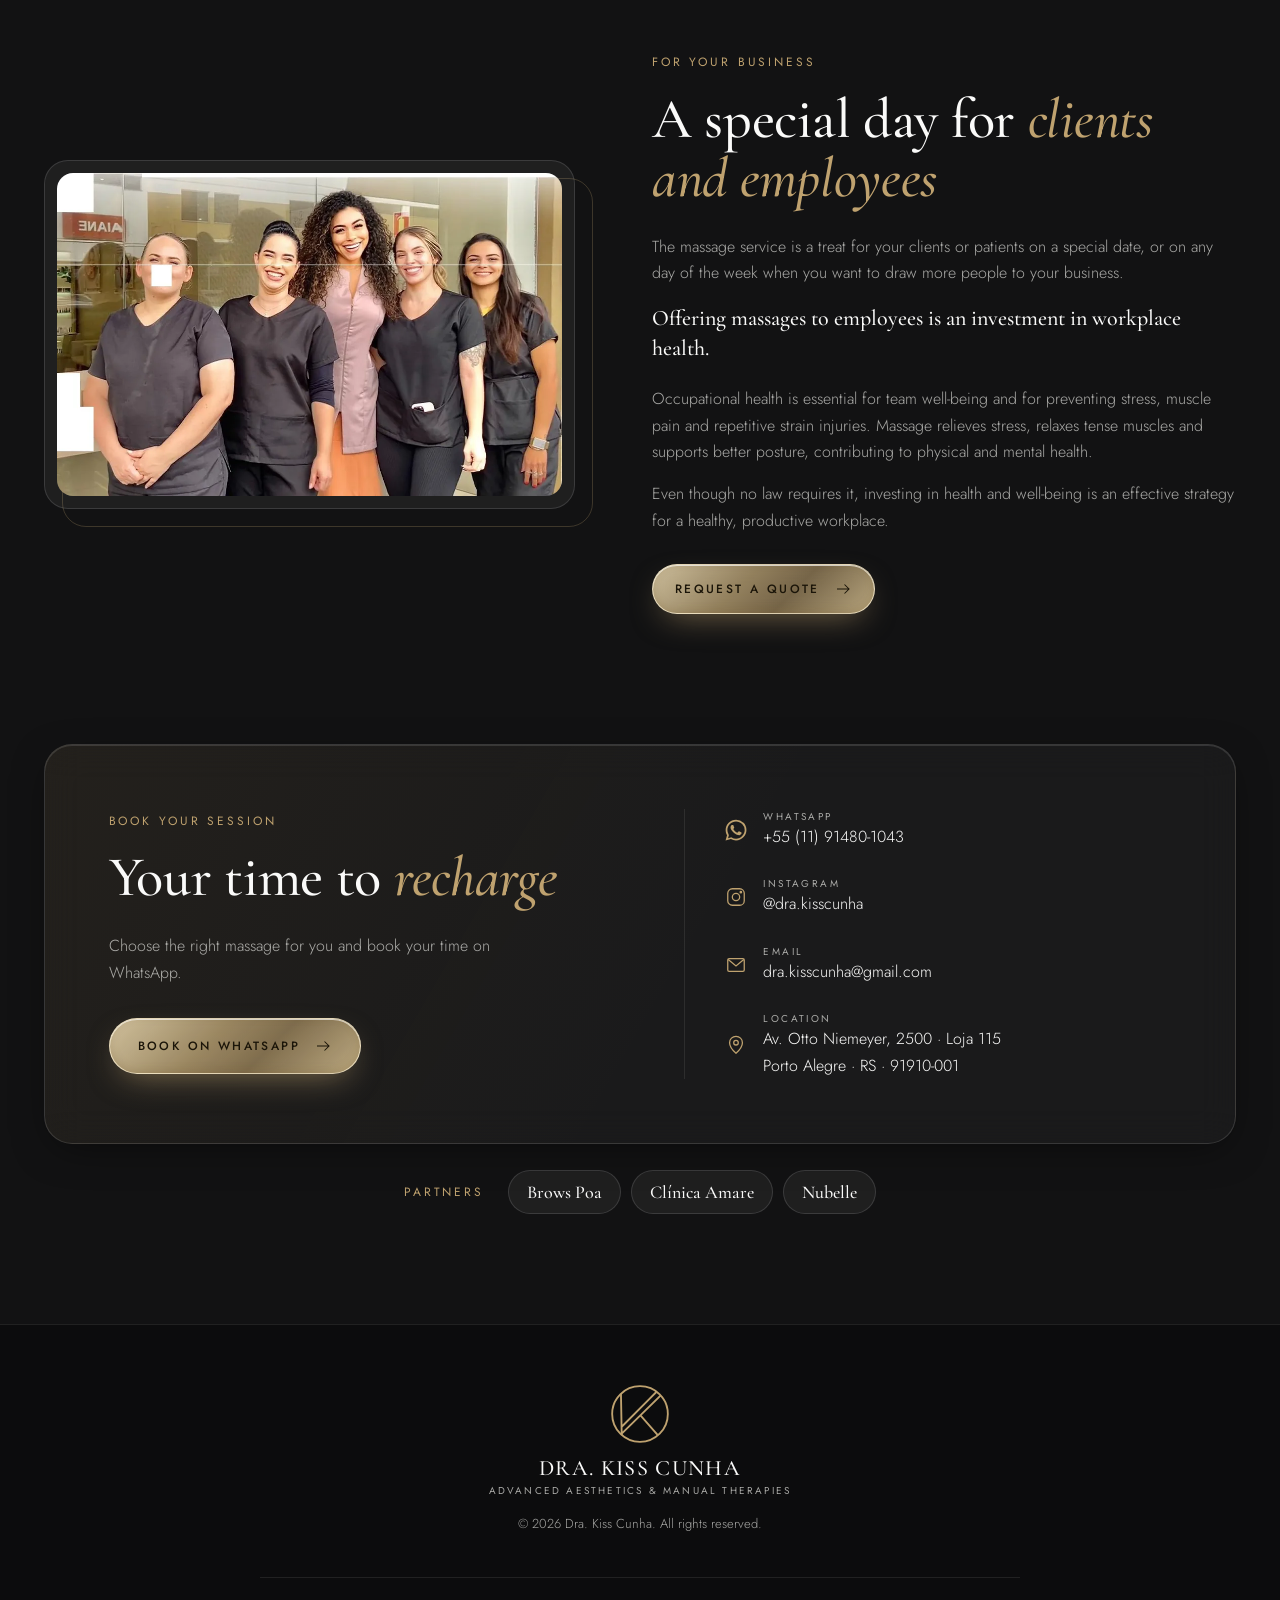
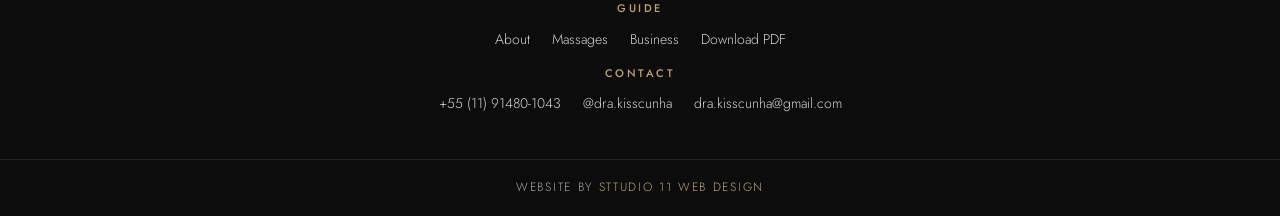
<file: guia-terapias-s8estc/index.html>
<!doctype html>
<html lang="pt-BR">
<head>
  <meta charset="utf-8">
  <meta name="viewport" content="width=device-width, initial-scale=1">
  <!-- Página reservada: só quem recebe o link acessa. Não aparece no menu nem no Google. -->
  <meta name="robots" content="noindex, nofollow, noarchive">
  <title>Terapias manuais | Dra. Kiss Cunha</title>
  <meta name="description" content="Guia exclusivo de terapias manuais da Dra. Kiss Cunha.">
  <meta name="theme-color" content="#121213">
  <meta property="og:type" content="article">
  <meta property="og:site_name" content="Dra. Kiss Cunha">
  <meta property="og:title" content="Terapias manuais · Guia exclusivo">
  <meta property="og:description" content="Descubra o poder curativo das terapias manuais com a Dra. Kiss Cunha.">
  <meta property="og:image" content="https://www.kisscunha.com.br/guia-terapias-s8estc/capa-retrato.jpg">
  <meta property="og:image:width" content="1200">
  <meta property="og:image:height" content="630">
  <meta property="og:url" content="https://www.kisscunha.com.br/guia-terapias-s8estc/">
  <meta property="og:locale" content="pt_BR">
  <meta name="twitter:card" content="summary_large_image">
  <link rel="icon" href="../img/icones/favicon.svg" type="image/svg+xml">
  <link rel="icon" href="../favicon.ico" sizes="any">
  <link rel="apple-touch-icon" href="../img/icones/apple-touch-icon.png">
  <link rel="preconnect" href="https://fonts.googleapis.com">
  <link rel="preconnect" href="https://fonts.gstatic.com" crossorigin>
  <link href="https://fonts.googleapis.com/css2?family=Cormorant+Garamond:ital,wght@0,400;0,500;0,600;1,500&family=Six+Caps&family=Jost:wght@300;400;500&display=swap" rel="stylesheet">
  <link rel="preload" as="image" href="img/hero-recorte.webp">
  <link rel="stylesheet" href="../css/site.css?v=202610052231">
  <link rel="stylesheet" href="../css/guia.css?v=202610052231">
</head>
<body class="guia">

<svg width="0" height="0" style="position:absolute" aria-hidden="true">
  <symbol id="k" viewBox="0 0 375 375" fill="none" stroke="currentColor">
    <circle cx="187.5" cy="187.5" r="180" stroke-width="12"/>
    <path stroke-width="12" d="m64.366 57.382 4.993 267.695M293.082 45.348 69.31 269.856M321.614 67.19 69.313 314.754m121.293-118.767 113.242 129.098"/>
  </symbol>
  <symbol id="wa" viewBox="0 0 24 24"><path fill="currentColor" d="M17.47 14.38c-.3-.15-1.75-.86-2.02-.96-.27-.1-.47-.15-.67.15-.2.3-.77.96-.94 1.16-.17.2-.35.22-.64.07-.3-.15-1.25-.46-2.38-1.47-.88-.78-1.47-1.75-1.64-2.05-.17-.3-.02-.46.13-.6.13-.14.3-.35.44-.52.15-.18.2-.3.3-.5.1-.2.05-.37-.02-.52-.08-.15-.67-1.6-.92-2.2-.24-.58-.49-.5-.67-.5h-.57c-.2 0-.52.07-.8.37-.27.3-1.04 1.02-1.04 2.48 0 1.46 1.07 2.88 1.21 3.08.15.2 2.1 3.2 5.08 4.49.71.3 1.26.49 1.7.63.71.22 1.36.19 1.87.12.57-.09 1.75-.72 2-1.41.25-.7.25-1.29.17-1.41-.07-.13-.27-.2-.57-.35M12.05 21.5h-.01a9.4 9.4 0 0 1-4.8-1.32l-.34-.2-3.57.94.95-3.48-.22-.36A9.4 9.4 0 0 1 2.6 12.05C2.6 6.85 6.84 2.6 12.05 2.6c2.52 0 4.89.99 6.67 2.77a9.37 9.37 0 0 1 2.76 6.68c0 5.2-4.24 9.45-9.43 9.45m8.03-17.48A11.3 11.3 0 0 0 12.05.7C5.8.7.7 5.8.7 12.05c0 2 .52 3.95 1.52 5.67L.6 23.4l5.8-1.52a11.3 11.3 0 0 0 5.64 1.44h.01c6.25 0 11.35-5.1 11.35-11.35 0-3.03-1.18-5.88-3.32-8.03"/></symbol>
  <symbol id="seta" viewBox="0 0 24 24" fill="none" stroke="currentColor" stroke-width="1.4"><path d="M4 12h16m-6-6 6 6-6 6"/></symbol>
  <symbol id="diag" viewBox="0 0 24 24" fill="none" stroke="currentColor" stroke-width="1.4"><path d="M7 17 17 7M9 7h8v8"/></symbol>
  <symbol id="check" viewBox="0 0 24 24" fill="none" stroke="currentColor" stroke-width="1.4"><circle cx="12" cy="12" r="10"/><path d="m7.5 12.2 3 3 6-6.4"/></symbol>
  <symbol id="baixar" viewBox="0 0 24 24" fill="none" stroke="currentColor" stroke-width="1.5"><path d="M12 4v11m-5-5 5 5 5-5M5 20h14"/></symbol>
  <symbol id="insta" viewBox="0 0 24 24" fill="none" stroke="currentColor" stroke-width="1.4"><rect x="3" y="3" width="18" height="18" rx="5"/><circle cx="12" cy="12" r="4"/><circle cx="17.3" cy="6.7" r=".8" fill="currentColor"/></symbol>
  <symbol id="mail" viewBox="0 0 24 24" fill="none" stroke="currentColor" stroke-width="1.4"><rect x="3" y="5" width="18" height="14" rx="1.5"/><path d="m3.5 6 8.5 7 8.5-7"/></symbol>
  <symbol id="pin" viewBox="0 0 24 24" fill="none" stroke="currentColor" stroke-width="1.4"><path d="M12 21s-7-6.2-7-11.5a7 7 0 0 1 14 0C19 14.8 12 21 12 21z"/><circle cx="12" cy="9.5" r="2.5"/></symbol>
</svg>

<header class="nav" id="nav">
  <div class="nav__in">
    <a href="#inicio" class="marca" aria-label="Dra. Kiss Cunha, início">
      <svg class="marca__k"><use href="#k"/></svg>
      <span class="marca__nome">Dra. Kiss Cunha<small>Terapias manuais</small></span>
    </a>
    <nav class="menu" id="menu" aria-label="Guia">
      <a href="#inicio" class="ativo">Início</a>
      <a href="#sobre">Sobre</a>
      <a href="#massagens">Massagens</a>
      <a href="#empresas">Empresas</a>
      <a href="#contato">Contato</a>
      <a class="btn-linha btn-ouro nav__cta" href="#" data-wa="gostaria de agendar uma sessão de terapia manual">Agendar <svg><use href="#diag"/></svg></a>
    </nav>
    <button class="menu-btn" aria-label="Abrir menu" aria-expanded="false" aria-controls="menu"><span></span><span></span></button>
  </div>
</header>

<main>

  <!-- HERO -->
  <section class="hero hero--guia" id="inicio">
    <div class="hero__fundo" aria-hidden="true"><img src="img/hero-fundo.webp" alt=""></div>
    <p class="hero__nome" aria-hidden="true"><span>Terapias</span><span>Manuais</span></p>
    <div class="hero__foto">
      <img src="img/hero-recorte.webp" width="1000" height="1500" alt="Dra. Kiss Cunha de terno claro, em retrato de estúdio">
      <div class="selo hero__selo" aria-hidden="true">
        <svg class="selo__txt" viewBox="0 0 120 120"><defs><path id="circ" d="M60 60m-46 0a46 46 0 1 1 92 0a46 46 0 1 1-92 0"/></defs>
          <text><textPath href="#circ">Guia exclusivo · Terapias manuais · </textPath></text></svg>
        <svg class="selo__k"><use href="#k"/></svg>
      </div>
    </div>

    <div class="hero__esq">
      <h1>Descubra o <em>poder curativo</em> das terapias manuais</h1>
      <a class="pill btn-ouro" href="#" data-wa="gostaria de agendar uma sessão de terapia manual">Agendar sessão <span class="estrela" aria-hidden="true">✦</span></a>
    </div>

    <p class="hero__assina"><span>“Seu momento de recarregar as energias comigo.”</span><small>Enfermeira esteta · Coren SE 680040</small></p>

    <div class="idioma hero__idioma" role="group" aria-label="Idioma">
      <button type="button" data-lang="pt" aria-pressed="true">PT</button><button type="button" data-lang="en" aria-pressed="false">EN</button><button type="button" data-lang="es" aria-pressed="false">ES</button>
    </div>
  </section>

  <!-- MINHA HISTÓRIA -->
  <section class="secao historia" id="historia">
    <figure class="moldura historia__foto">
      <img src="img/historia.webp" loading="lazy" width="1000" height="1136" alt="Dra. Kiss Cunha sorrindo">
    </figure>
    <div class="historia__txt">
      <p class="kicker">Minha história</p>
      <h2>Minha história com a <em>massoterapia</em></h2>
      <p class="destaque-txt">Apaixonada por massagem, sempre procurei profissionais capacitados para ter um momento de relaxamento ou para acreditar no meu progresso de desenvolvimento estético pessoal, com as massagens relaxante, modeladora, drenagem e uma que me fazia muito bem, a liberação miofascial.</p>
      <p>Atuo com massagens há 3 anos e sinto muita satisfação em fazer meus pacientes mais felizes.</p>
      <blockquote class="citacao">O toque cura, as mãos abençoam e levam nossa boa energia por onde formos.</blockquote>
      <a class="btn-linha" href="#massagens">Conheça minhas massagens <svg><use href="#seta"/></svg></a>
    </div>
  </section>

  <!-- QUEM SOU EU -->
  <section class="secao sobre" id="sobre">
    <div class="sobre__txt">
      <p class="kicker">Quem sou eu?</p>
      <h2>Dra. Kiss <em>Cunha</em></h2>
      <p>Olá, sou a Dra. Kiss Cunha, enfermeira esteta e sergipana. Minha paixão pela beleza e pelo cuidado com o corpo e a mente me levou a buscar conhecimentos e aprimorar técnicas que hoje posso oferecer aos meus pacientes. Acredito que a estética é uma área que vai muito além da vaidade: ela tem o poder de transformar sonhos em realidade e proporcionar uma sensação única de bem-estar e autoconfiança.</p>
      <p>Cada paciente que atendo é único e possui necessidades específicas. Por isso, busco oferecer um atendimento personalizado e de qualidade, utilizando técnicas avançadas e seguras para garantir resultados satisfatórios e duradouros. É uma satisfação imensa poder ajudar meus pacientes a se sentirem ainda mais bonitos, confiantes e felizes consigo mesmos.</p>
      <p>Se você busca um tratamento especializado e uma experiência única em cuidados estéticos, venha conhecer meu trabalho.</p>
      <p class="assinatura-frase">Vou te ajudar a transformar seus sonhos em <em>possibilidades reais.</em></p>
    </div>
    <figure class="moldura sobre__foto">
      <img src="img/especialista.webp" loading="lazy" width="900" height="1350" alt="Retrato da Dra. Kiss Cunha de preto">
      <figcaption>
        <svg><use href="#k"/></svg>
        <span>Enfermeira esteta<br>Coren SE 680040</span>
      </figcaption>
    </figure>
  </section>

  <!-- THAI MASSAGE -->
  <section class="secao thai" id="thai">
    <div class="thai__txt">
      <p class="kicker">Formação</p>
      <h2>Thai <em>massage</em></h2>
      <p>Os meus olhos se abriram ao entrar em contato com a Thai massage. A massagem tailandesa, ou Nuad Phaen Boran, é uma terapia curativa tailandesa que utiliza a massagem como forma de equilíbrio corporal: o terapeuta usa pés, joelhos, polegares, palmas e cotovelos, além de pressão, compressão e alongamento, no corpo do paciente. Trabalha também técnicas de respiração e meditação.</p>
      <p>Ao conhecer mais sobre a ciência da Thai massage, pude adentrar mais no conhecimento e no amor pela arte, e em todos os meus atendimentos sempre uso alguma técnica e ensinamento dela.</p>
      <p class="thai__cert"><svg><use href="#check"/></svg><span><strong>Habilitação em Thai Massage, níveis 01 e 02</strong>ITM · International Training Massage School · SP</span></p>
    </div>
    <figure class="moldura thai__foto">
      <img src="img/thai.webp" loading="lazy" width="1000" height="762" alt="Dra. Kiss Cunha na formação em Thai massage">
    </figure>
  </section>

  <!-- MASSAGENS -->
  <section class="secao massagens" id="massagens">
    <header class="cab">
      <p class="kicker">Minhas massagens</p>
      <h2>Um toque para cada <em>momento</em></h2>
    </header>

    <article class="msg">
      <figure class="msg__foto"><img src="img/relaxante.webp" loading="lazy" width="1000" height="812" alt="Dra. Kiss Cunha aplicando massagem relaxante"></figure>
      <div class="msg__txt">
        <span class="msg__n">01</span>
        <h3>Massagem <em>relaxante</em></h3>
        <p>Realizada em todo o corpo, com toques que estimulam sensações de bem-estar e de conexão consigo mesmo.</p>
        <dl class="ficha">
          <div><dt>Duração</dt><dd>45 a 50 min</dd></div>
          <div><dt>Manobras</dt><dd>Amassamento, deslizamento, toques firmes e suaves</dd></div>
          <div><dt>Intensidade</dt><dd>Suave e média</dd></div>
        </dl>
        <p><b>Benefícios:</b> diminuição do estresse, aumento da imunidade, diminuição de tensões musculares, ansiedade e medo.</p>
        <p class="nota">Por meio de uma anamnese, são avaliadas as condições de saúde e a necessidade de toques mais profundos em regiões ou pontos a serem tratados. O ambiente é seguro e climatizado, com iluminação agradável, música e sons que conduzem ao relaxamento.</p>
      </div>
    </article>

    <article class="msg">
      <figure class="msg__foto"><img src="img/drenagem.webp" loading="lazy" width="1000" height="1004" alt="Resultado de drenagem linfática"></figure>
      <div class="msg__txt">
        <span class="msg__n">02</span>
        <h3>Drenagem <em>linfática</em></h3>
        <p>A queridinha para dar adeus à retenção de líquidos. Estimula o sistema linfático, melhora o fluxo, reduz a retenção de líquidos e favorece a circulação, ajudando na eliminação de toxinas do corpo.</p>
        <dl class="ficha">
          <div><dt>Manobras</dt><dd>Movimentos específicos e ritmados que direcionam o fluido pelos vasos linfáticos</dd></div>
          <div><dt>Indicação</dt><dd>Período menstrual, retenção de líquidos, pós-operatório ou como parte de um programa de bem-estar</dd></div>
        </dl>
      </div>
    </article>

    <article class="msg msg--sem-foto">
      <div class="msg__txt">
        <span class="msg__n">03</span>
        <h3>Dreno <em>detox ou modeladora</em></h3>
        <p>A preferida para redução de medidas! Associada à drenagem linfática, é uma técnica com movimentos mais intensos e firmes que ajuda na remodelação corporal, visando a redução de medidas e a melhora da aparência da pele.</p>
        <dl class="ficha">
          <div><dt>Manobras</dt><dd>Amassamento, deslizamento e percussão</dd></div>
        </dl>
        <p class="nota">Pode ser associada a procedimentos de intradermoterapia e criolipólise para perda de gordura.</p>
      </div>
    </article>

    <article class="msg">
      <figure class="msg__foto"><img src="img/terceira-idade.webp" loading="lazy" width="1000" height="777" alt="Atendimento de massagem a um paciente idoso"></figure>
      <div class="msg__txt">
        <span class="msg__n">04</span>
        <h3>Massagem para a <em>terceira idade</em></h3>
        <p>Proporciona alívio da dor, melhora da circulação sanguínea, relaxamento muscular e redução do estresse e da ansiedade.</p>
        <p>A técnica é adaptada às necessidades e condições de cada pessoa, considerando sua fragilidade e possíveis problemas de saúde.</p>
        <p class="nota">Atendimento em home care e em unidades de atenção ao idoso.</p>
      </div>
    </article>

    <article class="msg">
      <figure class="msg__foto"><img src="img/desportiva.webp" loading="lazy" width="1000" height="717" alt="Massagem desportiva com ventosas"></figure>
      <div class="msg__txt">
        <span class="msg__n">05</span>
        <h3>Massagem <em>desportiva</em></h3>
        <p>Também conhecida como liberação miofascial, é voltada ao preparo e à recuperação muscular, para atletas ou não. Relaxa os músculos, reduz a tensão, melhora a circulação e ajuda na recuperação após o exercício físico.</p>
        <p>Também auxilia na prevenção de lesões, identificando áreas de tensão ou desequilíbrios musculares. Pode ser aplicada antes do treino ou da competição para aquecer e preparar os músculos.</p>
      </div>
    </article>

    <article class="msg">
      <figure class="msg__foto"><img src="img/gestantes.webp" loading="lazy" width="1000" height="814" alt="Massagem em gestante"></figure>
      <div class="msg__txt">
        <span class="msg__n">06</span>
        <h3>Massagem em <em>gestantes</em></h3>
        <p>Uma forma suave e terapêutica de cuidado durante a gravidez, adaptada às necessidades da gestante: alívio da dor lombar, relaxamento muscular, redução do inchaço e bem-estar geral.</p>
        <p>Ajuda a lidar com as mudanças físicas e emocionais da gestação.</p>
        <p class="nota">Pode ser realizada em home care, com atendimento até o puerpério.</p>
      </div>
    </article>

    <article class="msg">
      <figure class="msg__foto msg__foto--dupla">
        <img src="img/bronzeadora-2.webp" loading="lazy" width="1000" height="1138" alt="Dra. Kiss Cunha de biquíni em frente ao letreiro Livre, pele bronzeada">
        <img src="img/bronzeadora-1.webp" loading="lazy" width="1000" height="663" alt="Pele bronzeada após a massagem">
      </figure>
      <div class="msg__txt">
        <span class="msg__n">07</span>
        <h3>Massagem <em>bronzeadora</em></h3>
        <p>Combina técnicas de massagem com a aplicação de produtos que aceleram o bronzeamento, normalmente com agentes autobronzeadores ou aceleradores de melanina.</p>
        <ul class="beneficios">
          <li><b>Bronzeado uniforme:</b> a massagem distribui os produtos por igual, evitando manchas e descolorações.</li>
          <li><b>Hidratação da pele:</b> os produtos são ricos em ingredientes hidratantes, que melhoram a textura e a saúde da pele.</li>
          <li><b>Relaxamento:</b> a própria massagem relaxa os músculos e alivia o estresse.</li>
        </ul>
        <dl class="ficha">
          <div><dt>Duração</dt><dd>40 min</dd></div>
        </dl>
        <p class="nota">Pode ser feita com seu biquíni ou sunga, ou com biquíni de fita feito antes da sessão.</p>
      </div>
    </article>

    <article class="msg">
      <figure class="msg__foto"><img src="img/pos-operatorio.webp" loading="lazy" width="976" height="634" alt="Dra. Kiss Cunha com paciente em pós-operatório"></figure>
      <div class="msg__txt">
        <span class="msg__n">08</span>
        <h3>Pós-operatório de <em>cirurgias estéticas</em></h3>
        <p>Além das sessões de drenagem linfática (linfoterapia), a consulta de enfermagem traz consultoria e cuidados para uma recuperação melhor, com uso de equipamentos e técnicas como a laserterapia.</p>
        <p><b>A consulta no pós-operatório contempla:</b></p>
        <ul class="checks checks--col">
          <li><svg><use href="#check"/></svg>Consulta individualizada e humanizada</li>
          <li><svg><use href="#check"/></svg>Anamnese minuciosa</li>
          <li><svg><use href="#check"/></svg>Avaliação facial e corporal baseada em evidências</li>
          <li><svg><use href="#check"/></svg>Orientações sobre a equipe que cuidará do caso</li>
          <li><svg><use href="#check"/></svg>Cuidados pós-procedimento, com apoio da equipe multidisciplinar</li>
        </ul>
      </div>
    </article>
  </section>

  <!-- EMPRESAS -->
  <section class="secao empresas" id="empresas">
    <figure class="moldura empresas__foto">
      <img src="img/empresas.webp" loading="lazy" width="1000" height="639" alt="Equipe de uma empresa atendida pela Dra. Kiss Cunha">
    </figure>
    <div class="empresas__txt">
      <p class="kicker">Para sua empresa</p>
      <h2>Um dia especial para <em>clientes e colaboradores</em></h2>
      <p>O serviço de massagem funciona como um mimo para seu cliente ou paciente em uma data especial, ou num dia da semana em que você queira atrair mais público para sua empresa.</p>
      <p class="destaque-txt">Oferecer massagens aos colaboradores é uma iniciativa ligada à saúde do trabalhador.</p>
      <p>A saúde ocupacional é essencial para o bem-estar da equipe e para prevenir estresse, dores musculares e lesões por esforço repetitivo. As massagens aliviam o estresse, relaxam os músculos tensos e favorecem uma postura melhor, contribuindo para a saúde física e mental.</p>
      <p>Mesmo sem uma legislação que exija a oferta de massagens, investir em saúde e bem-estar é uma estratégia eficaz para um ambiente de trabalho saudável e produtivo.</p>
      <a class="btn-linha btn-ouro" href="#" data-wa="gostaria de um orçamento de massagem para minha empresa">Pedir orçamento <svg><use href="#seta"/></svg></a>
    </div>
  </section>

  <!-- CONTATO -->
  <section class="contato" id="contato">
    <div class="contato__in">
      <div class="contato__txt">
        <p class="kicker">Agende sua sessão</p>
        <h2>Seu momento de <em>recarregar</em></h2>
        <p>Escolha a massagem ideal para você e marque seu horário pelo WhatsApp.</p>
        <a class="btn-linha btn-ouro btn-grande" href="#" data-wa="gostaria de agendar uma sessão de terapia manual">Agendar pelo WhatsApp <svg><use href="#seta"/></svg></a>
      </div>
      <ul class="contato__lista">
        <li><svg><use href="#wa"/></svg><div><span>WhatsApp</span><a href="#" data-wa="tudo bem?">+55 (11) 91480-1043</a></div></li>
        <li><svg><use href="#insta"/></svg><div><span>Instagram</span><a href="https://www.instagram.com/dra.kisscunha/" target="_blank" rel="noopener">@dra.kisscunha</a></div></li>
        <li><svg><use href="#mail"/></svg><div><span>E-mail</span><a href="mailto:dra.kisscunha@gmail.com">dra.kisscunha@gmail.com</a></div></li>
        <li><svg><use href="#pin"/></svg><div><span>Localização</span><a href="https://www.google.com/maps/search/?api=1&amp;query=Av.+Otto+Niemeyer,+2500,+Porto+Alegre+RS" target="_blank" rel="noopener">Av. Otto Niemeyer, 2500 · Loja 115<br>Porto Alegre · RS · 91910-001</a></div></li>
      </ul>
    </div>
    <div class="parceiros">
      <p class="kicker">Parceiros</p>
      <ul><li>Brows Poa</li><li>Clínica Amare</li><li>Nubelle</li></ul>
    </div>
  </section>

</main>

<footer class="rodape">
  <div class="rodape__in">
    <div class="rodape__marca">
      <a href="../" class="marca">
        <svg class="marca__k"><use href="#k"/></svg>
        <span class="marca__nome">Dra. Kiss Cunha<small>Estética avançada &amp; terapias manuais</small></span>
      </a>
      <p>© <span id="ano">2026</span> Dra. Kiss Cunha. Todos os direitos reservados.</p>
    </div>
    <nav class="rodape__col" aria-label="Rodapé">
      <p class="rotulo">Guia</p>
      <a href="#sobre">Sobre</a><a href="#massagens">Massagens</a><a href="#empresas">Empresas</a><a href="terapias-manuais-dra-kiss-cunha.pdf" download>Baixar em PDF</a>
    </nav>
    <div class="rodape__col">
      <p class="rotulo">Contato</p>
      <a href="#" data-wa="tudo bem?">+55 (11) 91480-1043</a><a href="https://www.instagram.com/dra.kisscunha/" target="_blank" rel="noopener">@dra.kisscunha</a><a href="mailto:dra.kisscunha@gmail.com">dra.kisscunha@gmail.com</a>
    </div>
  </div>
  <p class="rodape__cred">Site por <a href="mailto:sttudioonze@gmail.com">Sttudio 11 Web Design</a></p>
</footer>

<a class="wa-flutua oculto" href="#" data-wa="gostaria de agendar uma sessão de terapia manual" aria-label="Agendar pelo WhatsApp"><svg><use href="#wa"/></svg></a>

<script src="../js/site.js?v=202610052231"></script>
<script src="../js/efeitos.js?v=202610052231"></script>
<script src="../js/i18n.js?v=202610052231"></script>
</body>
</html>
</file>
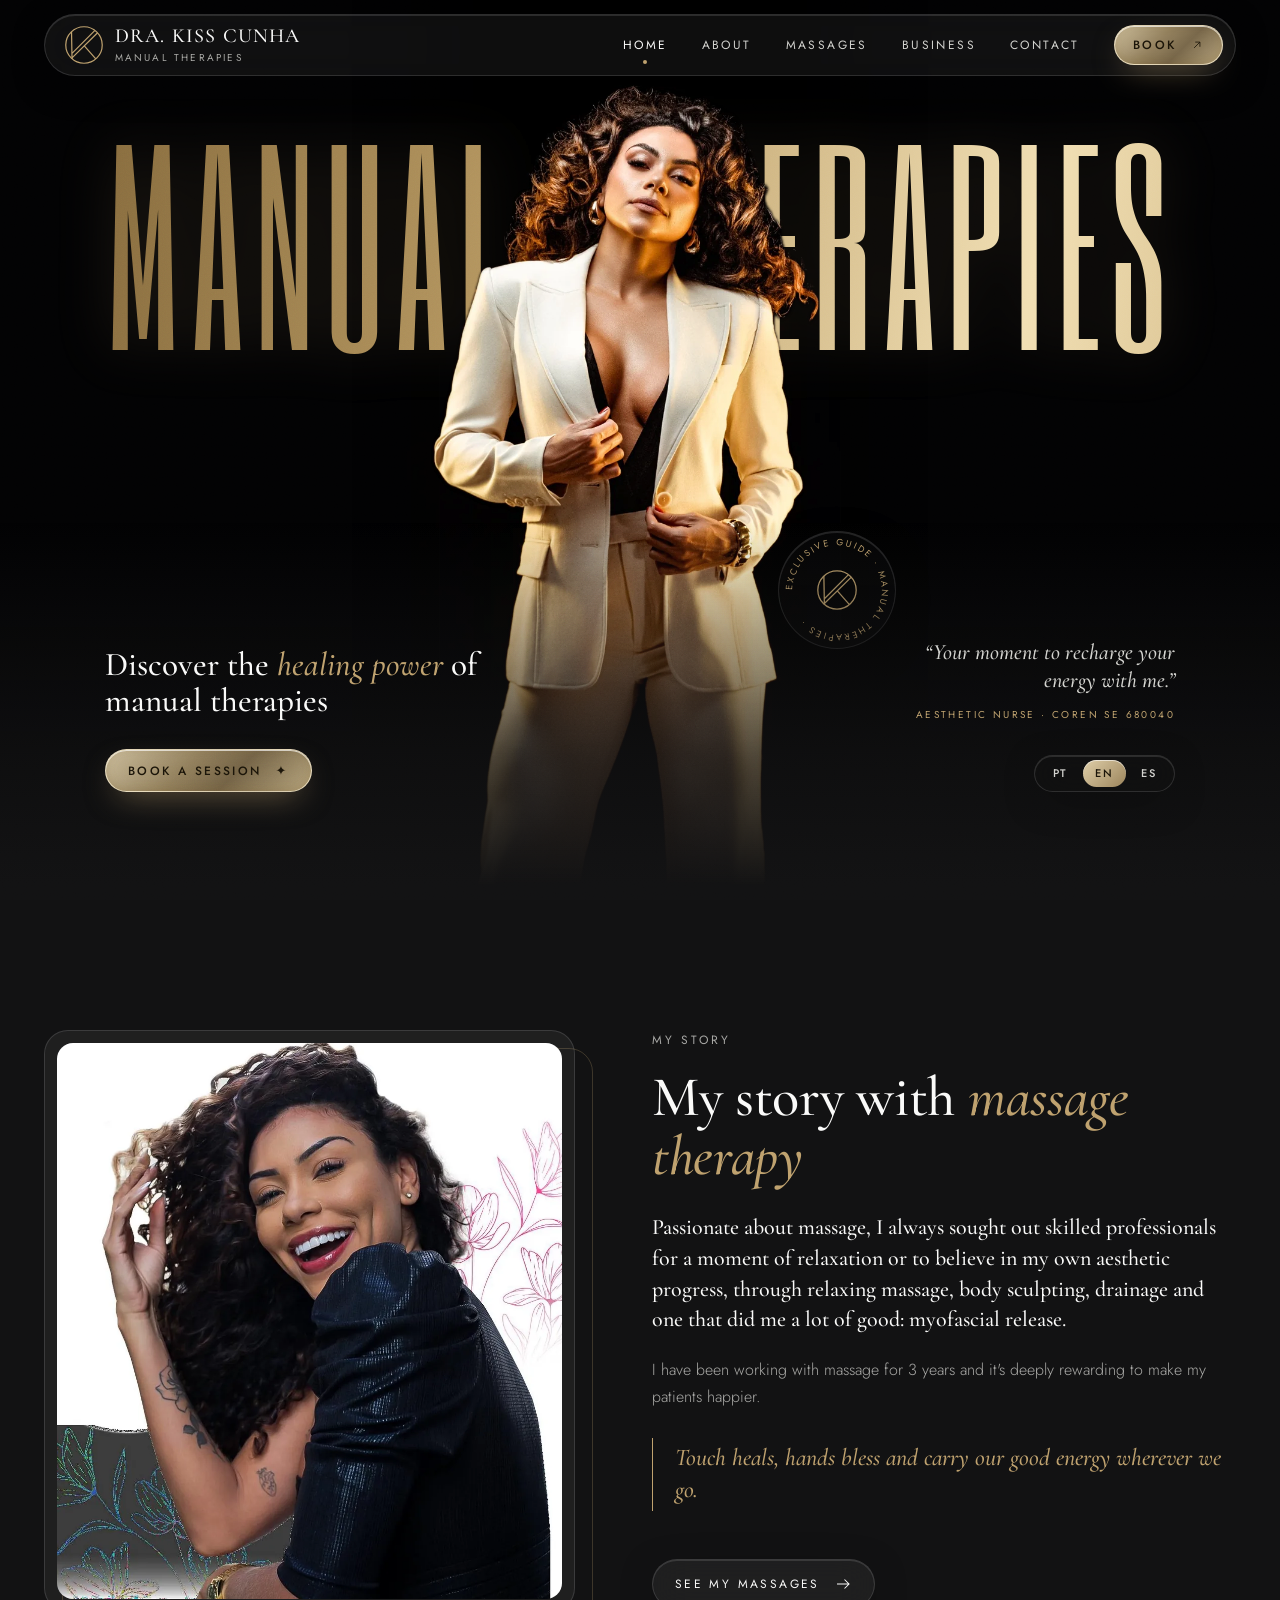
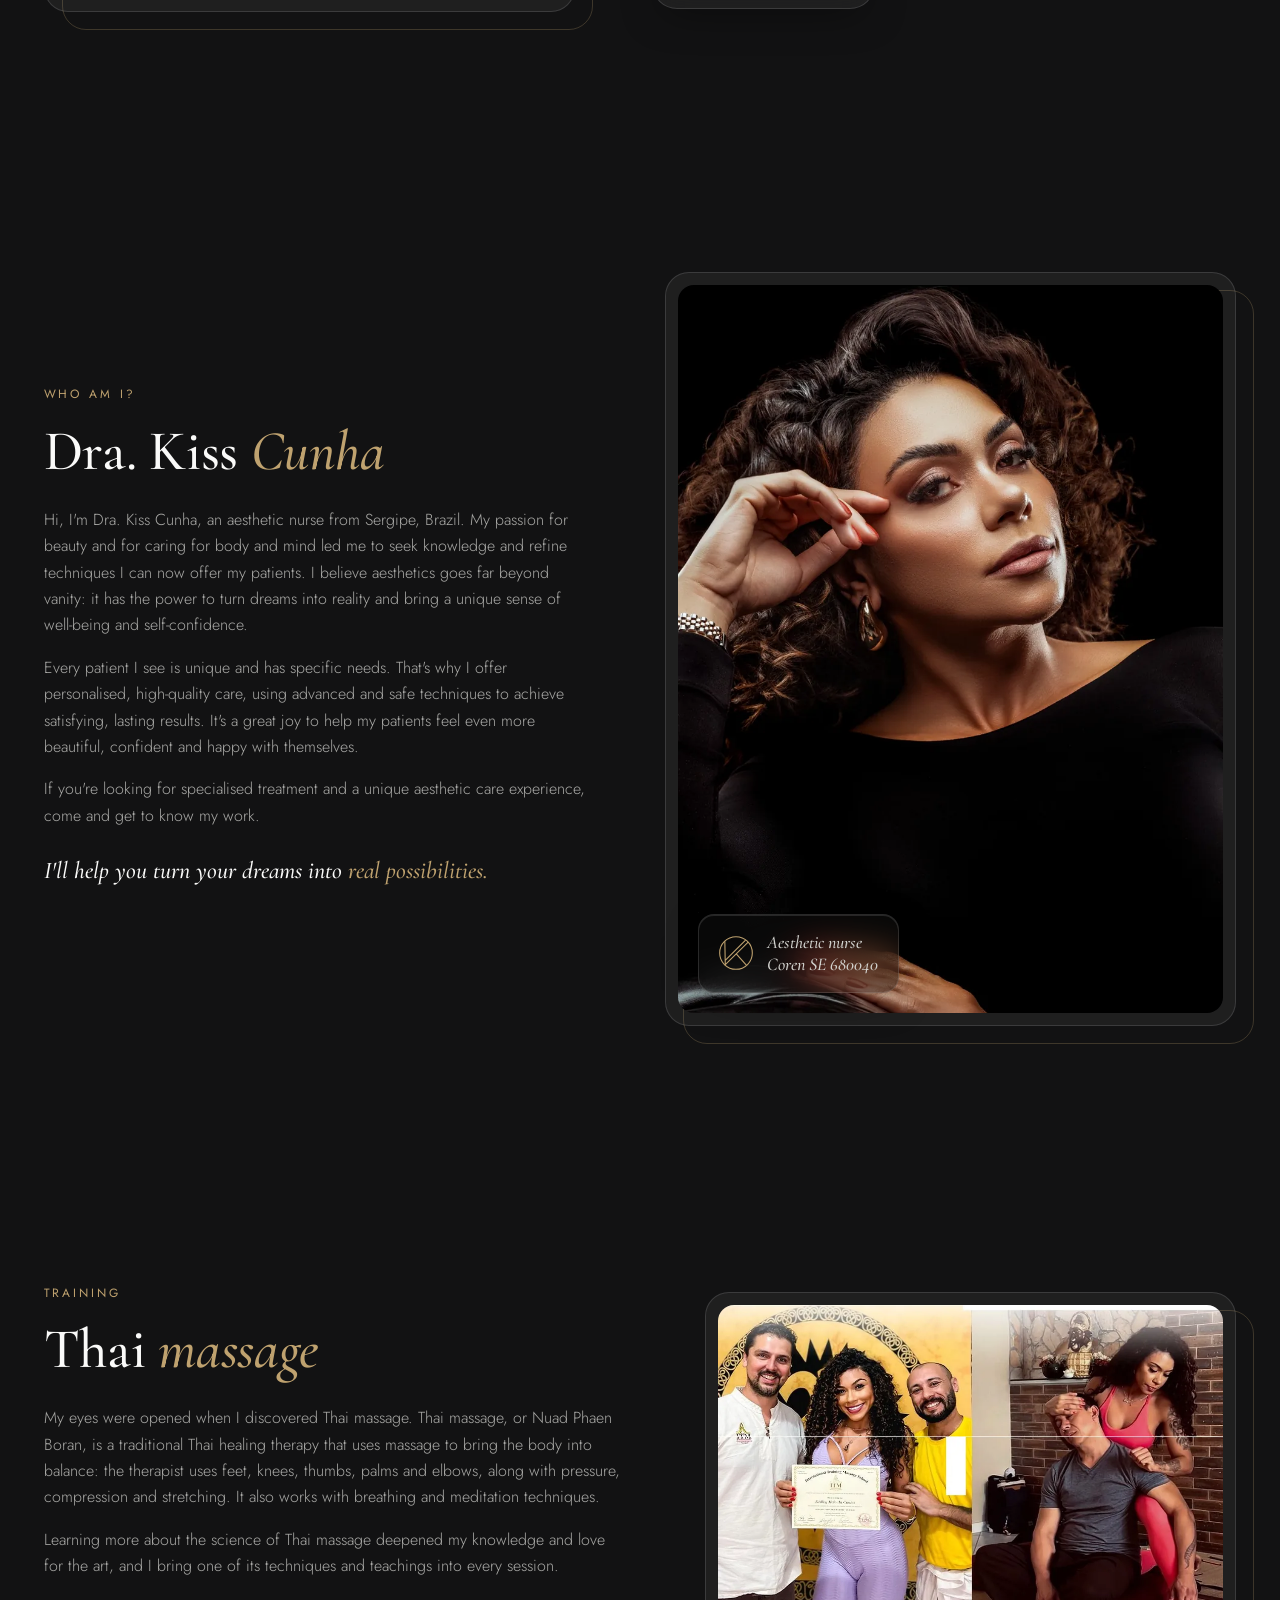
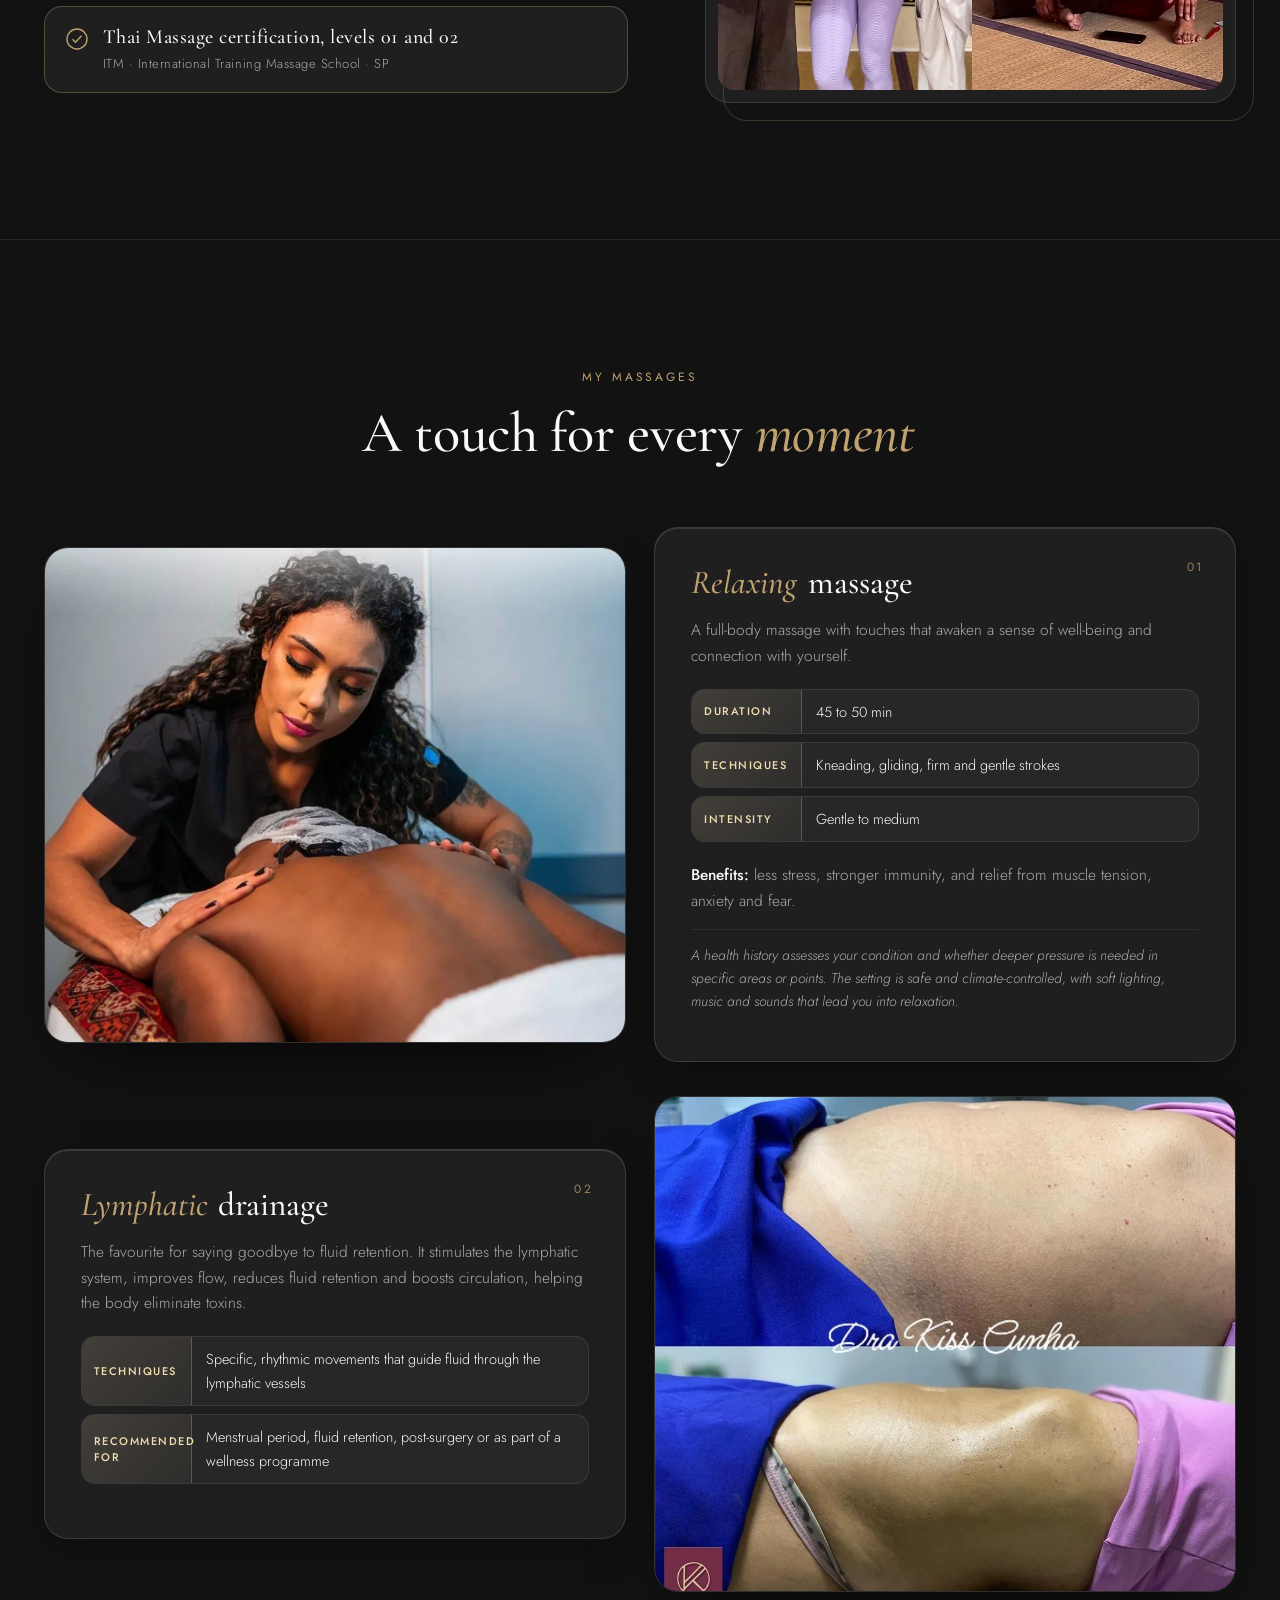
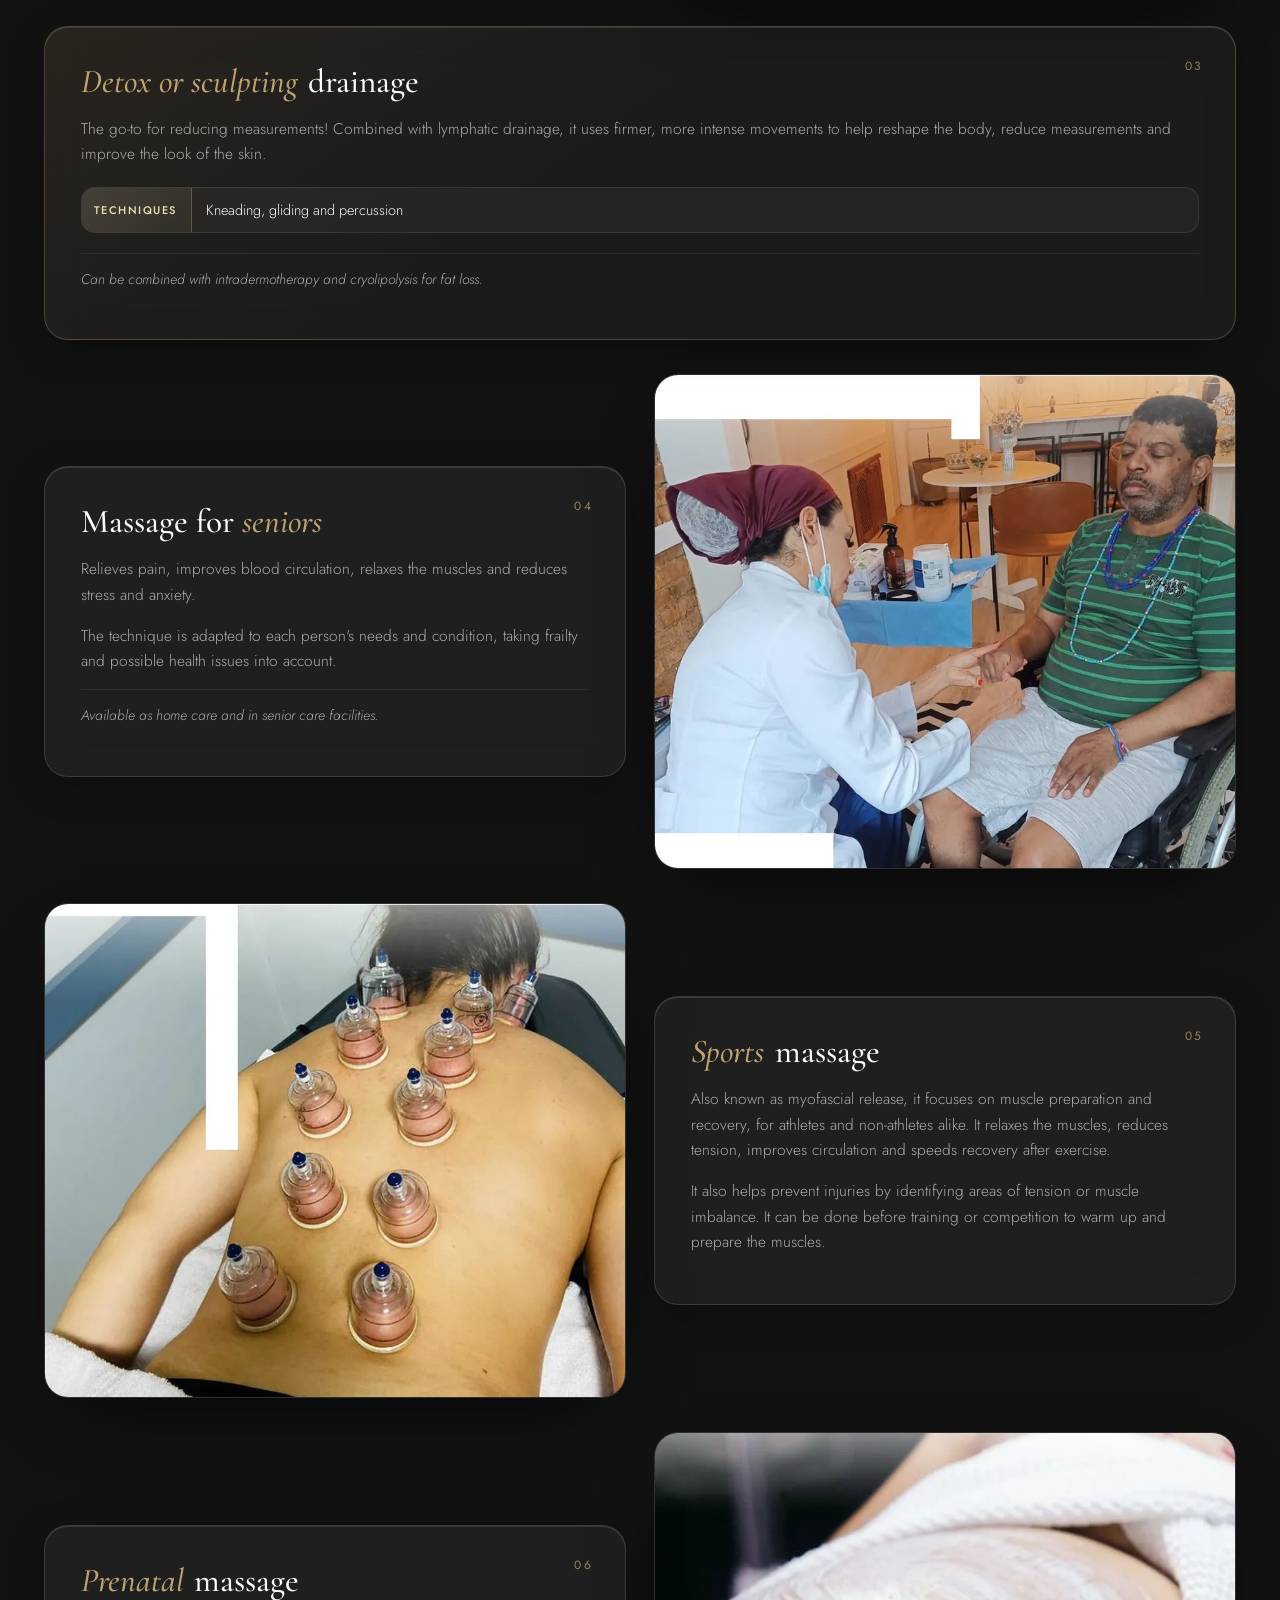
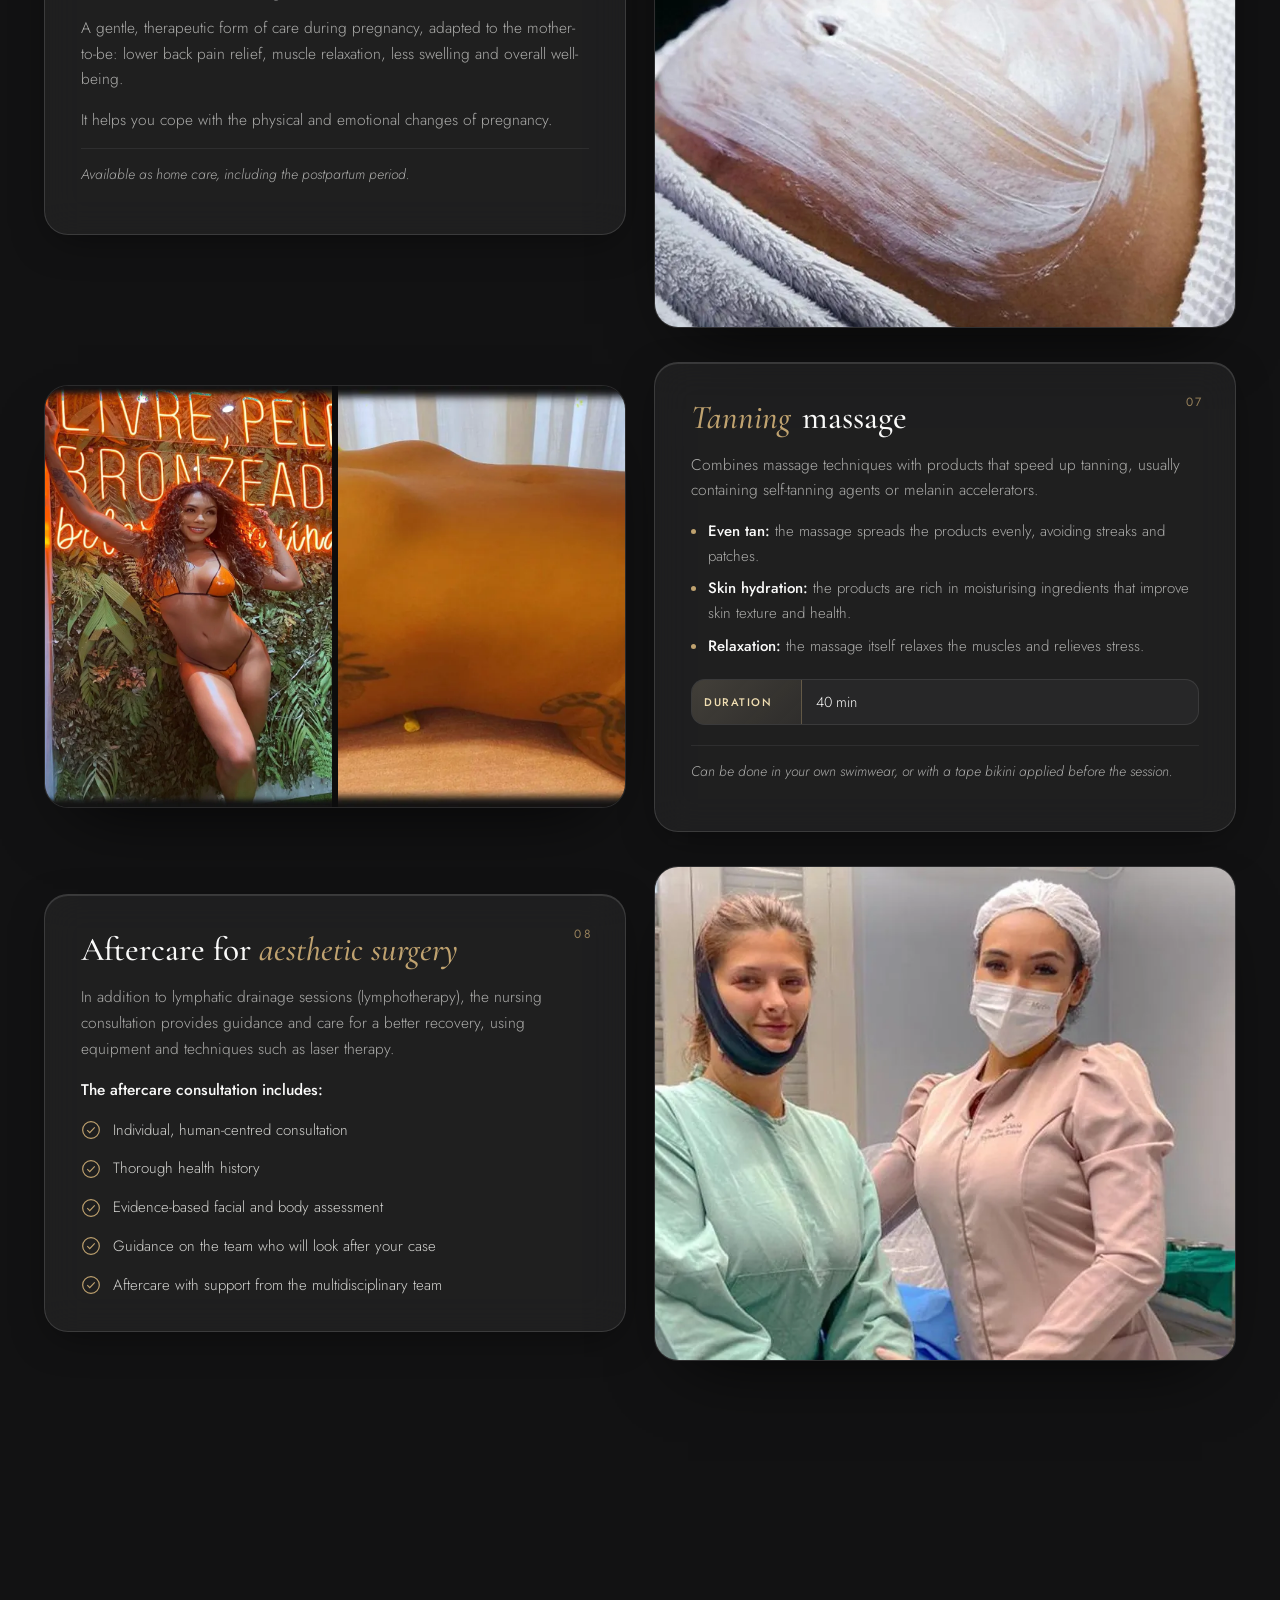
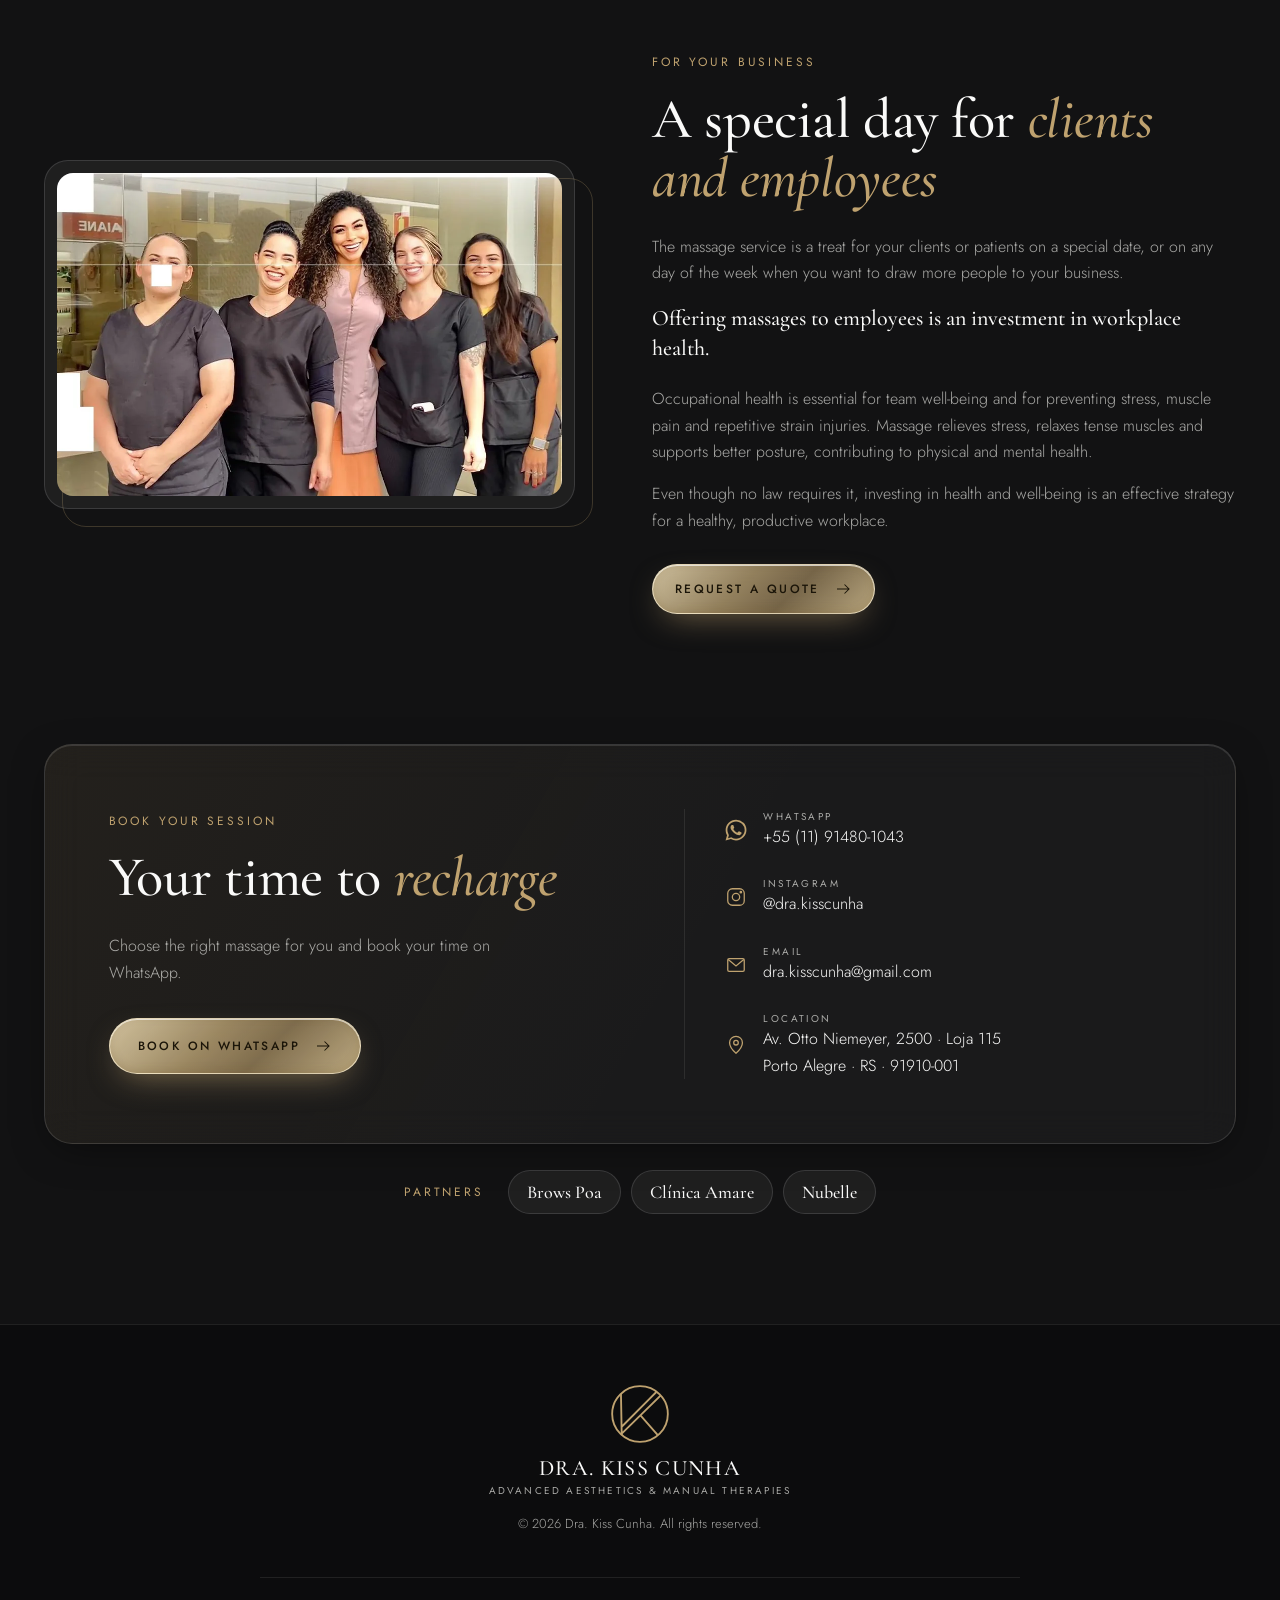
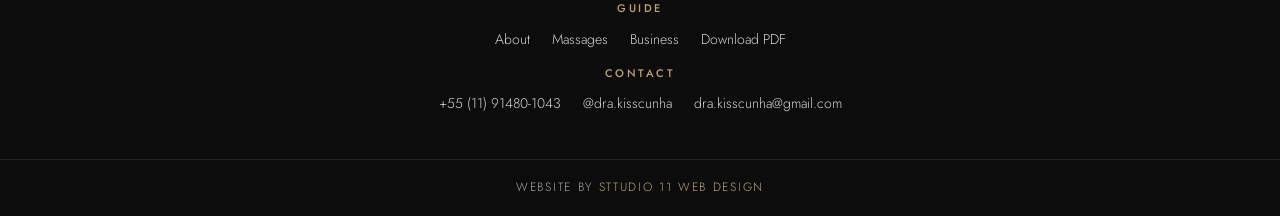
<file: terapias/index.html>
<!doctype html>
<html lang="pt-BR">
<head>
  <meta charset="utf-8">
  <meta name="viewport" content="width=device-width, initial-scale=1">
  <!-- Página reservada: só quem recebe o link acessa. Não aparece no menu nem no Google. -->
  <meta name="robots" content="noindex, nofollow, noarchive">
  <title>Terapias manuais | Dra. Kiss Cunha</title>
  <meta name="description" content="Guia exclusivo de terapias manuais da Dra. Kiss Cunha.">
  <meta name="theme-color" content="#121213">
  <meta property="og:type" content="article">
  <meta property="og:site_name" content="Dra. Kiss Cunha">
  <meta property="og:title" content="Terapias manuais · Guia exclusivo">
  <meta property="og:description" content="Descubra o poder curativo das terapias manuais com a Dra. Kiss Cunha.">
  <meta property="og:image" content="https://www.kisscunha.com.br/terapias/capa-retrato.jpg">
  <meta property="og:image:width" content="1200">
  <meta property="og:image:height" content="630">
  <meta property="og:url" content="https://www.kisscunha.com.br/terapias/">
  <meta property="og:locale" content="pt_BR">
  <meta name="twitter:card" content="summary_large_image">
  <link rel="icon" href="../img/icones/favicon.svg" type="image/svg+xml">
  <link rel="icon" href="../favicon.ico" sizes="any">
  <link rel="apple-touch-icon" href="../img/icones/apple-touch-icon.png">
  <link rel="preconnect" href="https://fonts.googleapis.com">
  <link rel="preconnect" href="https://fonts.gstatic.com" crossorigin>
  <link href="https://fonts.googleapis.com/css2?family=Cormorant+Garamond:ital,wght@0,400;0,500;0,600;1,500&family=Six+Caps&family=Jost:wght@300;400;500&display=swap" rel="stylesheet">
  <link rel="preload" as="image" href="img/hero-recorte.webp">
  <link rel="stylesheet" href="../css/site.css?v=202610052258">
  <link rel="stylesheet" href="../css/guia.css?v=202610052258">
</head>
<body class="guia">

<svg width="0" height="0" style="position:absolute" aria-hidden="true">
  <symbol id="k" viewBox="0 0 375 375" fill="none" stroke="currentColor">
    <circle cx="187.5" cy="187.5" r="180" stroke-width="12"/>
    <path stroke-width="12" d="m64.366 57.382 4.993 267.695M293.082 45.348 69.31 269.856M321.614 67.19 69.313 314.754m121.293-118.767 113.242 129.098"/>
  </symbol>
  <symbol id="wa" viewBox="0 0 24 24"><path fill="currentColor" d="M17.47 14.38c-.3-.15-1.75-.86-2.02-.96-.27-.1-.47-.15-.67.15-.2.3-.77.96-.94 1.16-.17.2-.35.22-.64.07-.3-.15-1.25-.46-2.38-1.47-.88-.78-1.47-1.75-1.64-2.05-.17-.3-.02-.46.13-.6.13-.14.3-.35.44-.52.15-.18.2-.3.3-.5.1-.2.05-.37-.02-.52-.08-.15-.67-1.6-.92-2.2-.24-.58-.49-.5-.67-.5h-.57c-.2 0-.52.07-.8.37-.27.3-1.04 1.02-1.04 2.48 0 1.46 1.07 2.88 1.21 3.08.15.2 2.1 3.2 5.08 4.49.71.3 1.26.49 1.7.63.71.22 1.36.19 1.87.12.57-.09 1.75-.72 2-1.41.25-.7.25-1.29.17-1.41-.07-.13-.27-.2-.57-.35M12.05 21.5h-.01a9.4 9.4 0 0 1-4.8-1.32l-.34-.2-3.57.94.95-3.48-.22-.36A9.4 9.4 0 0 1 2.6 12.05C2.6 6.85 6.84 2.6 12.05 2.6c2.52 0 4.89.99 6.67 2.77a9.37 9.37 0 0 1 2.76 6.68c0 5.2-4.24 9.45-9.43 9.45m8.03-17.48A11.3 11.3 0 0 0 12.05.7C5.8.7.7 5.8.7 12.05c0 2 .52 3.95 1.52 5.67L.6 23.4l5.8-1.52a11.3 11.3 0 0 0 5.64 1.44h.01c6.25 0 11.35-5.1 11.35-11.35 0-3.03-1.18-5.88-3.32-8.03"/></symbol>
  <symbol id="seta" viewBox="0 0 24 24" fill="none" stroke="currentColor" stroke-width="1.4"><path d="M4 12h16m-6-6 6 6-6 6"/></symbol>
  <symbol id="diag" viewBox="0 0 24 24" fill="none" stroke="currentColor" stroke-width="1.4"><path d="M7 17 17 7M9 7h8v8"/></symbol>
  <symbol id="check" viewBox="0 0 24 24" fill="none" stroke="currentColor" stroke-width="1.4"><circle cx="12" cy="12" r="10"/><path d="m7.5 12.2 3 3 6-6.4"/></symbol>
  <symbol id="baixar" viewBox="0 0 24 24" fill="none" stroke="currentColor" stroke-width="1.5"><path d="M12 4v11m-5-5 5 5 5-5M5 20h14"/></symbol>
  <symbol id="insta" viewBox="0 0 24 24" fill="none" stroke="currentColor" stroke-width="1.4"><rect x="3" y="3" width="18" height="18" rx="5"/><circle cx="12" cy="12" r="4"/><circle cx="17.3" cy="6.7" r=".8" fill="currentColor"/></symbol>
  <symbol id="mail" viewBox="0 0 24 24" fill="none" stroke="currentColor" stroke-width="1.4"><rect x="3" y="5" width="18" height="14" rx="1.5"/><path d="m3.5 6 8.5 7 8.5-7"/></symbol>
  <symbol id="pin" viewBox="0 0 24 24" fill="none" stroke="currentColor" stroke-width="1.4"><path d="M12 21s-7-6.2-7-11.5a7 7 0 0 1 14 0C19 14.8 12 21 12 21z"/><circle cx="12" cy="9.5" r="2.5"/></symbol>
</svg>

<header class="nav" id="nav">
  <div class="nav__in">
    <a href="#inicio" class="marca" aria-label="Dra. Kiss Cunha, início">
      <svg class="marca__k"><use href="#k"/></svg>
      <span class="marca__nome">Dra. Kiss Cunha<small>Terapias manuais</small></span>
    </a>
    <nav class="menu" id="menu" aria-label="Guia">
      <a href="#inicio" class="ativo">Início</a>
      <a href="#sobre">Sobre</a>
      <a href="#massagens">Massagens</a>
      <a href="#empresas">Empresas</a>
      <a href="#contato">Contato</a>
      <a class="btn-linha btn-ouro nav__cta" href="#" data-wa="gostaria de agendar uma sessão de terapia manual">Agendar <svg><use href="#diag"/></svg></a>
    </nav>
    <button class="menu-btn" aria-label="Abrir menu" aria-expanded="false" aria-controls="menu"><span></span><span></span></button>
  </div>
</header>

<main>

  <!-- HERO -->
  <section class="hero hero--guia" id="inicio">
    <div class="hero__fundo" aria-hidden="true"><img src="img/hero-fundo.webp" alt=""></div>
    <p class="hero__nome" aria-hidden="true"><span>Terapias</span><span>Manuais</span></p>
    <div class="hero__foto">
      <img src="img/hero-recorte.webp" width="1000" height="1500" alt="Dra. Kiss Cunha de terno claro, em retrato de estúdio">
      <div class="selo hero__selo" aria-hidden="true">
        <svg class="selo__txt" viewBox="0 0 120 120"><defs><path id="circ" d="M60 60m-46 0a46 46 0 1 1 92 0a46 46 0 1 1-92 0"/></defs>
          <text><textPath href="#circ">Guia exclusivo · Terapias manuais · </textPath></text></svg>
        <svg class="selo__k"><use href="#k"/></svg>
      </div>
    </div>

    <div class="hero__esq">
      <h1>Descubra o <em>poder curativo</em> das terapias manuais</h1>
      <a class="pill btn-ouro" href="#" data-wa="gostaria de agendar uma sessão de terapia manual">Agendar sessão <span class="estrela" aria-hidden="true">✦</span></a>
    </div>

    <p class="hero__assina"><span>“Seu momento de recarregar as energias comigo.”</span><small>Enfermeira esteta · Coren SE 680040</small></p>

    <div class="idioma hero__idioma" role="group" aria-label="Idioma">
      <button type="button" data-lang="pt" aria-pressed="true">PT</button><button type="button" data-lang="en" aria-pressed="false">EN</button><button type="button" data-lang="es" aria-pressed="false">ES</button>
    </div>
  </section>

  <!-- MINHA HISTÓRIA -->
  <section class="secao historia" id="historia">
    <figure class="moldura historia__foto">
      <img src="img/historia.webp" loading="lazy" width="1000" height="1136" alt="Dra. Kiss Cunha sorrindo">
    </figure>
    <div class="historia__txt">
      <p class="kicker">Minha história</p>
      <h2>Minha história com a <em>massoterapia</em></h2>
      <p class="destaque-txt">Apaixonada por massagem, sempre procurei profissionais capacitados para ter um momento de relaxamento ou para acreditar no meu progresso de desenvolvimento estético pessoal, com as massagens relaxante, modeladora, drenagem e uma que me fazia muito bem, a liberação miofascial.</p>
      <p>Atuo com massagens há 3 anos e sinto muita satisfação em fazer meus pacientes mais felizes.</p>
      <blockquote class="citacao">O toque cura, as mãos abençoam e levam nossa boa energia por onde formos.</blockquote>
      <a class="btn-linha" href="#massagens">Conheça minhas massagens <svg><use href="#seta"/></svg></a>
    </div>
  </section>

  <!-- QUEM SOU EU -->
  <section class="secao sobre" id="sobre">
    <div class="sobre__txt">
      <p class="kicker">Quem sou eu?</p>
      <h2>Dra. Kiss <em>Cunha</em></h2>
      <p>Olá, sou a Dra. Kiss Cunha, enfermeira esteta e sergipana. Minha paixão pela beleza e pelo cuidado com o corpo e a mente me levou a buscar conhecimentos e aprimorar técnicas que hoje posso oferecer aos meus pacientes. Acredito que a estética é uma área que vai muito além da vaidade: ela tem o poder de transformar sonhos em realidade e proporcionar uma sensação única de bem-estar e autoconfiança.</p>
      <p>Cada paciente que atendo é único e possui necessidades específicas. Por isso, busco oferecer um atendimento personalizado e de qualidade, utilizando técnicas avançadas e seguras para garantir resultados satisfatórios e duradouros. É uma satisfação imensa poder ajudar meus pacientes a se sentirem ainda mais bonitos, confiantes e felizes consigo mesmos.</p>
      <p>Se você busca um tratamento especializado e uma experiência única em cuidados estéticos, venha conhecer meu trabalho.</p>
      <p class="assinatura-frase">Vou te ajudar a transformar seus sonhos em <em>possibilidades reais.</em></p>
    </div>
    <figure class="moldura sobre__foto">
      <img src="img/especialista.webp" loading="lazy" width="900" height="1350" alt="Retrato da Dra. Kiss Cunha de preto">
      <figcaption>
        <svg><use href="#k"/></svg>
        <span>Enfermeira esteta<br>Coren SE 680040</span>
      </figcaption>
    </figure>
  </section>

  <!-- THAI MASSAGE -->
  <section class="secao thai" id="thai">
    <div class="thai__txt">
      <p class="kicker">Formação</p>
      <h2>Thai <em>massage</em></h2>
      <p>Os meus olhos se abriram ao entrar em contato com a Thai massage. A massagem tailandesa, ou Nuad Phaen Boran, é uma terapia curativa tailandesa que utiliza a massagem como forma de equilíbrio corporal: o terapeuta usa pés, joelhos, polegares, palmas e cotovelos, além de pressão, compressão e alongamento, no corpo do paciente. Trabalha também técnicas de respiração e meditação.</p>
      <p>Ao conhecer mais sobre a ciência da Thai massage, pude adentrar mais no conhecimento e no amor pela arte, e em todos os meus atendimentos sempre uso alguma técnica e ensinamento dela.</p>
      <p class="thai__cert"><svg><use href="#check"/></svg><span><strong>Habilitação em Thai Massage, níveis 01 e 02</strong>ITM · International Training Massage School · SP</span></p>
    </div>
    <figure class="moldura thai__foto">
      <img src="img/thai.webp" loading="lazy" width="1000" height="762" alt="Dra. Kiss Cunha na formação em Thai massage">
    </figure>
  </section>

  <!-- MASSAGENS -->
  <section class="secao massagens" id="massagens">
    <header class="cab">
      <p class="kicker">Minhas massagens</p>
      <h2>Um toque para cada <em>momento</em></h2>
    </header>

    <article class="msg">
      <figure class="msg__foto"><img src="img/relaxante.webp" loading="lazy" width="1000" height="812" alt="Dra. Kiss Cunha aplicando massagem relaxante"></figure>
      <div class="msg__txt">
        <span class="msg__n">01</span>
        <h3>Massagem <em>relaxante</em></h3>
        <p>Realizada em todo o corpo, com toques que estimulam sensações de bem-estar e de conexão consigo mesmo.</p>
        <dl class="ficha">
          <div><dt>Duração</dt><dd>45 a 50 min</dd></div>
          <div><dt>Manobras</dt><dd>Amassamento, deslizamento, toques firmes e suaves</dd></div>
          <div><dt>Intensidade</dt><dd>Suave e média</dd></div>
        </dl>
        <p><b>Benefícios:</b> diminuição do estresse, aumento da imunidade, diminuição de tensões musculares, ansiedade e medo.</p>
        <p class="nota">Por meio de uma anamnese, são avaliadas as condições de saúde e a necessidade de toques mais profundos em regiões ou pontos a serem tratados. O ambiente é seguro e climatizado, com iluminação agradável, música e sons que conduzem ao relaxamento.</p>
      </div>
    </article>

    <article class="msg">
      <figure class="msg__foto"><img src="img/drenagem.webp" loading="lazy" width="1000" height="1004" alt="Resultado de drenagem linfática"></figure>
      <div class="msg__txt">
        <span class="msg__n">02</span>
        <h3>Drenagem <em>linfática</em></h3>
        <p>A queridinha para dar adeus à retenção de líquidos. Estimula o sistema linfático, melhora o fluxo, reduz a retenção de líquidos e favorece a circulação, ajudando na eliminação de toxinas do corpo.</p>
        <dl class="ficha">
          <div><dt>Manobras</dt><dd>Movimentos específicos e ritmados que direcionam o fluido pelos vasos linfáticos</dd></div>
          <div><dt>Indicação</dt><dd>Período menstrual, retenção de líquidos, pós-operatório ou como parte de um programa de bem-estar</dd></div>
        </dl>
      </div>
    </article>

    <article class="msg msg--sem-foto">
      <div class="msg__txt">
        <span class="msg__n">03</span>
        <h3>Dreno <em>detox ou modeladora</em></h3>
        <p>A preferida para redução de medidas! Associada à drenagem linfática, é uma técnica com movimentos mais intensos e firmes que ajuda na remodelação corporal, visando a redução de medidas e a melhora da aparência da pele.</p>
        <dl class="ficha">
          <div><dt>Manobras</dt><dd>Amassamento, deslizamento e percussão</dd></div>
        </dl>
        <p class="nota">Pode ser associada a procedimentos de intradermoterapia e criolipólise para perda de gordura.</p>
      </div>
    </article>

    <article class="msg">
      <figure class="msg__foto"><img src="img/terceira-idade.webp" loading="lazy" width="1000" height="777" alt="Atendimento de massagem a um paciente idoso"></figure>
      <div class="msg__txt">
        <span class="msg__n">04</span>
        <h3>Massagem para a <em>terceira idade</em></h3>
        <p>Proporciona alívio da dor, melhora da circulação sanguínea, relaxamento muscular e redução do estresse e da ansiedade.</p>
        <p>A técnica é adaptada às necessidades e condições de cada pessoa, considerando sua fragilidade e possíveis problemas de saúde.</p>
        <p class="nota">Atendimento em home care e em unidades de atenção ao idoso.</p>
      </div>
    </article>

    <article class="msg">
      <figure class="msg__foto"><img src="img/desportiva.webp" loading="lazy" width="1000" height="717" alt="Massagem desportiva com ventosas"></figure>
      <div class="msg__txt">
        <span class="msg__n">05</span>
        <h3>Massagem <em>desportiva</em></h3>
        <p>Também conhecida como liberação miofascial, é voltada ao preparo e à recuperação muscular, para atletas ou não. Relaxa os músculos, reduz a tensão, melhora a circulação e ajuda na recuperação após o exercício físico.</p>
        <p>Também auxilia na prevenção de lesões, identificando áreas de tensão ou desequilíbrios musculares. Pode ser aplicada antes do treino ou da competição para aquecer e preparar os músculos.</p>
      </div>
    </article>

    <article class="msg">
      <figure class="msg__foto"><img src="img/gestantes.webp" loading="lazy" width="1000" height="814" alt="Massagem em gestante"></figure>
      <div class="msg__txt">
        <span class="msg__n">06</span>
        <h3>Massagem em <em>gestantes</em></h3>
        <p>Uma forma suave e terapêutica de cuidado durante a gravidez, adaptada às necessidades da gestante: alívio da dor lombar, relaxamento muscular, redução do inchaço e bem-estar geral.</p>
        <p>Ajuda a lidar com as mudanças físicas e emocionais da gestação.</p>
        <p class="nota">Pode ser realizada em home care, com atendimento até o puerpério.</p>
      </div>
    </article>

    <article class="msg">
      <figure class="msg__foto msg__foto--dupla">
        <img src="img/bronzeadora-2.webp" loading="lazy" width="1000" height="1138" alt="Dra. Kiss Cunha de biquíni em frente ao letreiro Livre, pele bronzeada">
        <img src="img/bronzeadora-1.webp" loading="lazy" width="1000" height="663" alt="Pele bronzeada após a massagem">
      </figure>
      <div class="msg__txt">
        <span class="msg__n">07</span>
        <h3>Massagem <em>bronzeadora</em></h3>
        <p>Combina técnicas de massagem com a aplicação de produtos que aceleram o bronzeamento, normalmente com agentes autobronzeadores ou aceleradores de melanina.</p>
        <ul class="beneficios">
          <li><b>Bronzeado uniforme:</b> a massagem distribui os produtos por igual, evitando manchas e descolorações.</li>
          <li><b>Hidratação da pele:</b> os produtos são ricos em ingredientes hidratantes, que melhoram a textura e a saúde da pele.</li>
          <li><b>Relaxamento:</b> a própria massagem relaxa os músculos e alivia o estresse.</li>
        </ul>
        <dl class="ficha">
          <div><dt>Duração</dt><dd>40 min</dd></div>
        </dl>
        <p class="nota">Pode ser feita com seu biquíni ou sunga, ou com biquíni de fita feito antes da sessão.</p>
      </div>
    </article>

    <article class="msg">
      <figure class="msg__foto"><img src="img/pos-operatorio.webp" loading="lazy" width="976" height="634" alt="Dra. Kiss Cunha com paciente em pós-operatório"></figure>
      <div class="msg__txt">
        <span class="msg__n">08</span>
        <h3>Pós-operatório de <em>cirurgias estéticas</em></h3>
        <p>Além das sessões de drenagem linfática (linfoterapia), a consulta de enfermagem traz consultoria e cuidados para uma recuperação melhor, com uso de equipamentos e técnicas como a laserterapia.</p>
        <p><b>A consulta no pós-operatório contempla:</b></p>
        <ul class="checks checks--col">
          <li><svg><use href="#check"/></svg>Consulta individualizada e humanizada</li>
          <li><svg><use href="#check"/></svg>Anamnese minuciosa</li>
          <li><svg><use href="#check"/></svg>Avaliação facial e corporal baseada em evidências</li>
          <li><svg><use href="#check"/></svg>Orientações sobre a equipe que cuidará do caso</li>
          <li><svg><use href="#check"/></svg>Cuidados pós-procedimento, com apoio da equipe multidisciplinar</li>
        </ul>
      </div>
    </article>
  </section>

  <!-- EMPRESAS -->
  <section class="secao empresas" id="empresas">
    <figure class="moldura empresas__foto">
      <img src="img/empresas.webp" loading="lazy" width="1000" height="639" alt="Equipe de uma empresa atendida pela Dra. Kiss Cunha">
    </figure>
    <div class="empresas__txt">
      <p class="kicker">Para sua empresa</p>
      <h2>Um dia especial para <em>clientes e colaboradores</em></h2>
      <p>O serviço de massagem funciona como um mimo para seu cliente ou paciente em uma data especial, ou num dia da semana em que você queira atrair mais público para sua empresa.</p>
      <p class="destaque-txt">Oferecer massagens aos colaboradores é uma iniciativa ligada à saúde do trabalhador.</p>
      <p>A saúde ocupacional é essencial para o bem-estar da equipe e para prevenir estresse, dores musculares e lesões por esforço repetitivo. As massagens aliviam o estresse, relaxam os músculos tensos e favorecem uma postura melhor, contribuindo para a saúde física e mental.</p>
      <p>Mesmo sem uma legislação que exija a oferta de massagens, investir em saúde e bem-estar é uma estratégia eficaz para um ambiente de trabalho saudável e produtivo.</p>
      <a class="btn-linha btn-ouro" href="#" data-wa="gostaria de um orçamento de massagem para minha empresa">Pedir orçamento <svg><use href="#seta"/></svg></a>
    </div>
  </section>

  <!-- CONTATO -->
  <section class="contato" id="contato">
    <div class="contato__in">
      <div class="contato__txt">
        <p class="kicker">Agende sua sessão</p>
        <h2>Seu momento de <em>recarregar</em></h2>
        <p>Escolha a massagem ideal para você e marque seu horário pelo WhatsApp.</p>
        <a class="btn-linha btn-ouro btn-grande" href="#" data-wa="gostaria de agendar uma sessão de terapia manual">Agendar pelo WhatsApp <svg><use href="#seta"/></svg></a>
      </div>
      <ul class="contato__lista">
        <li><svg><use href="#wa"/></svg><div><span>WhatsApp</span><a href="#" data-wa="tudo bem?">+55 (11) 91480-1043</a></div></li>
        <li><svg><use href="#insta"/></svg><div><span>Instagram</span><a href="https://www.instagram.com/dra.kisscunha/" target="_blank" rel="noopener">@dra.kisscunha</a></div></li>
        <li><svg><use href="#mail"/></svg><div><span>E-mail</span><a href="mailto:dra.kisscunha@gmail.com">dra.kisscunha@gmail.com</a></div></li>
        <li><svg><use href="#pin"/></svg><div><span>Localização</span><a href="https://www.google.com/maps/search/?api=1&amp;query=Av.+Otto+Niemeyer,+2500,+Porto+Alegre+RS" target="_blank" rel="noopener">Av. Otto Niemeyer, 2500 · Loja 115<br>Porto Alegre · RS · 91910-001</a></div></li>
      </ul>
    </div>
    <div class="parceiros">
      <p class="kicker">Parceiros</p>
      <ul><li>Brows Poa</li><li>Clínica Amare</li><li>Nubelle</li></ul>
    </div>
  </section>

</main>

<footer class="rodape">
  <div class="rodape__in">
    <div class="rodape__marca">
      <a href="../" class="marca">
        <svg class="marca__k"><use href="#k"/></svg>
        <span class="marca__nome">Dra. Kiss Cunha<small>Estética avançada &amp; terapias manuais</small></span>
      </a>
      <p>© <span id="ano">2026</span> Dra. Kiss Cunha. Todos os direitos reservados.</p>
    </div>
    <nav class="rodape__col" aria-label="Rodapé">
      <p class="rotulo">Guia</p>
      <a href="#sobre">Sobre</a><a href="#massagens">Massagens</a><a href="#empresas">Empresas</a><a href="terapias-manuais-dra-kiss-cunha.pdf" download>Baixar em PDF</a>
    </nav>
    <div class="rodape__col">
      <p class="rotulo">Contato</p>
      <a href="#" data-wa="tudo bem?">+55 (11) 91480-1043</a><a href="https://www.instagram.com/dra.kisscunha/" target="_blank" rel="noopener">@dra.kisscunha</a><a href="mailto:dra.kisscunha@gmail.com">dra.kisscunha@gmail.com</a>
    </div>
  </div>
  <p class="rodape__cred">Site por <a href="mailto:sttudioonze@gmail.com">Sttudio 11 Web Design</a></p>
</footer>

<a class="wa-flutua oculto" href="#" data-wa="gostaria de agendar uma sessão de terapia manual" aria-label="Agendar pelo WhatsApp"><svg><use href="#wa"/></svg></a>

<script src="../js/site.js?v=202610052258"></script>
<script src="../js/efeitos.js?v=202610052258"></script>
<script src="../js/i18n.js?v=202610052258"></script>
</body>
</html>
</file>
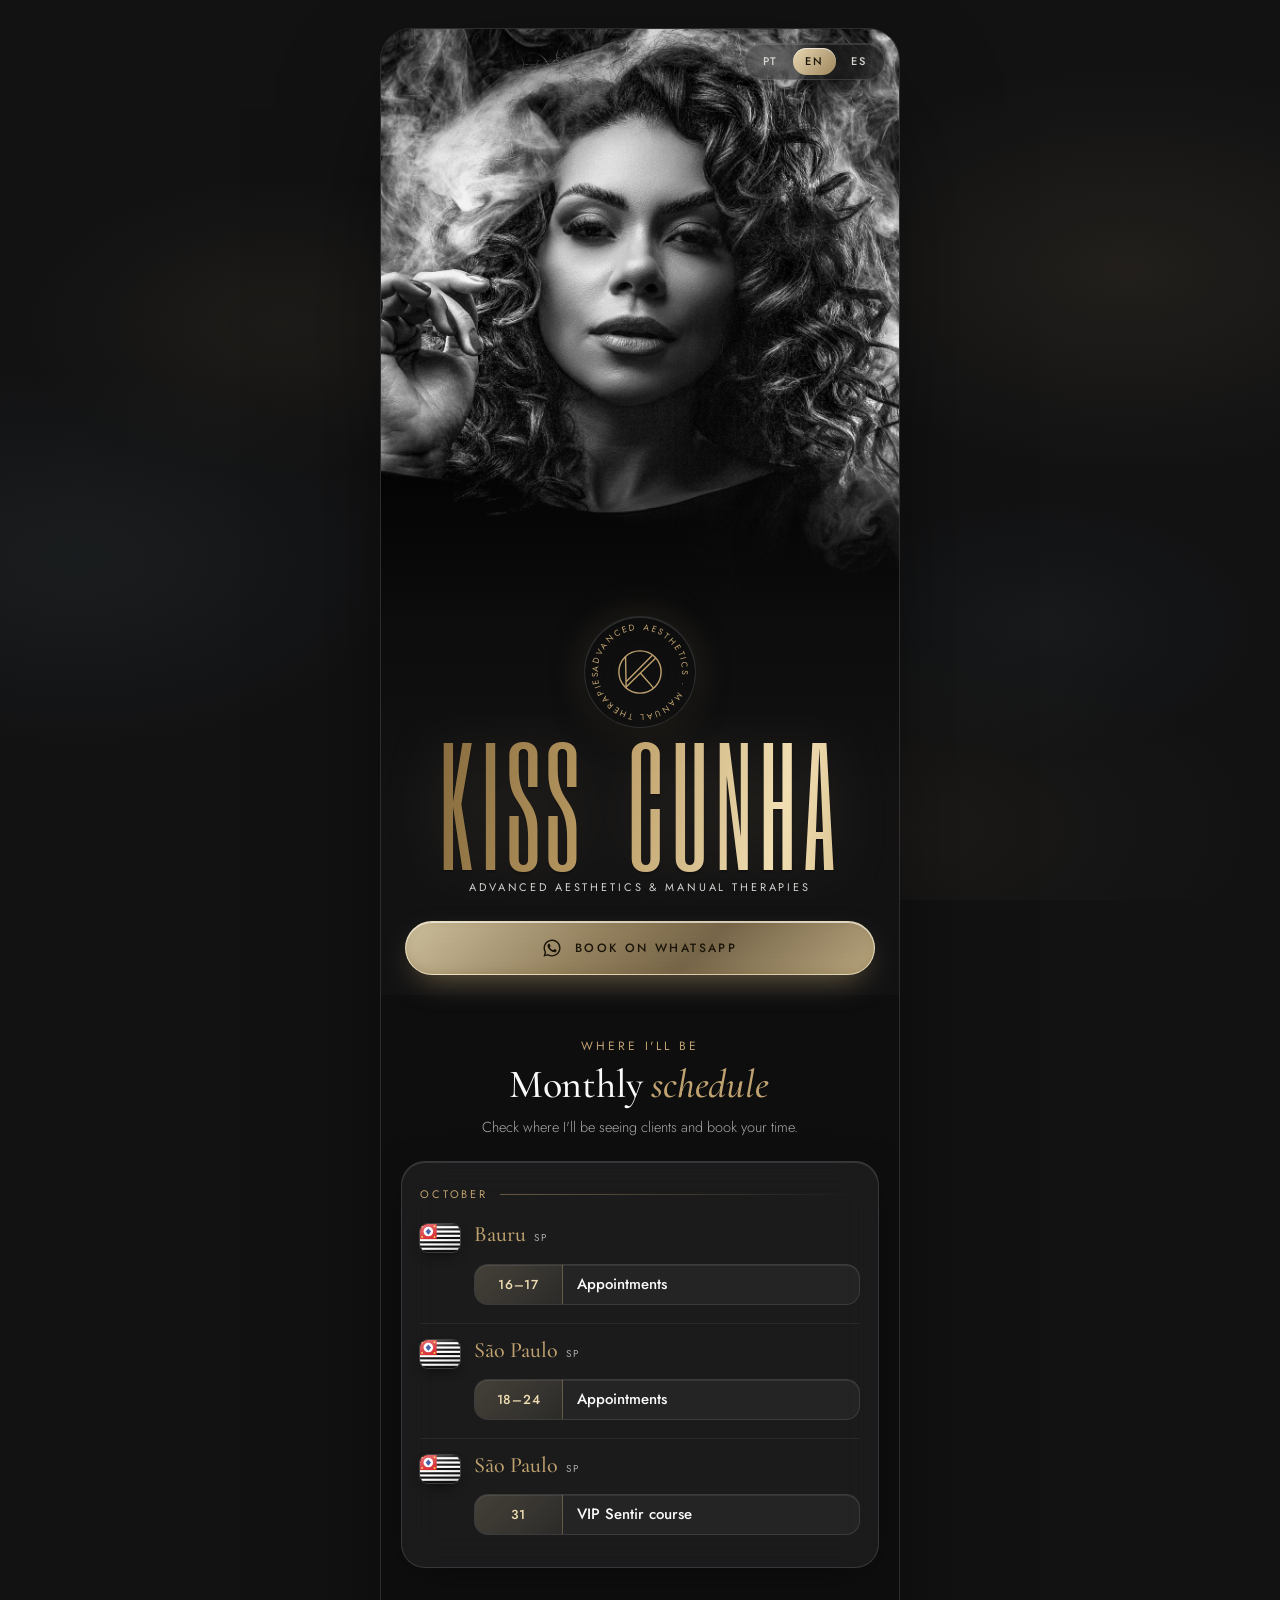
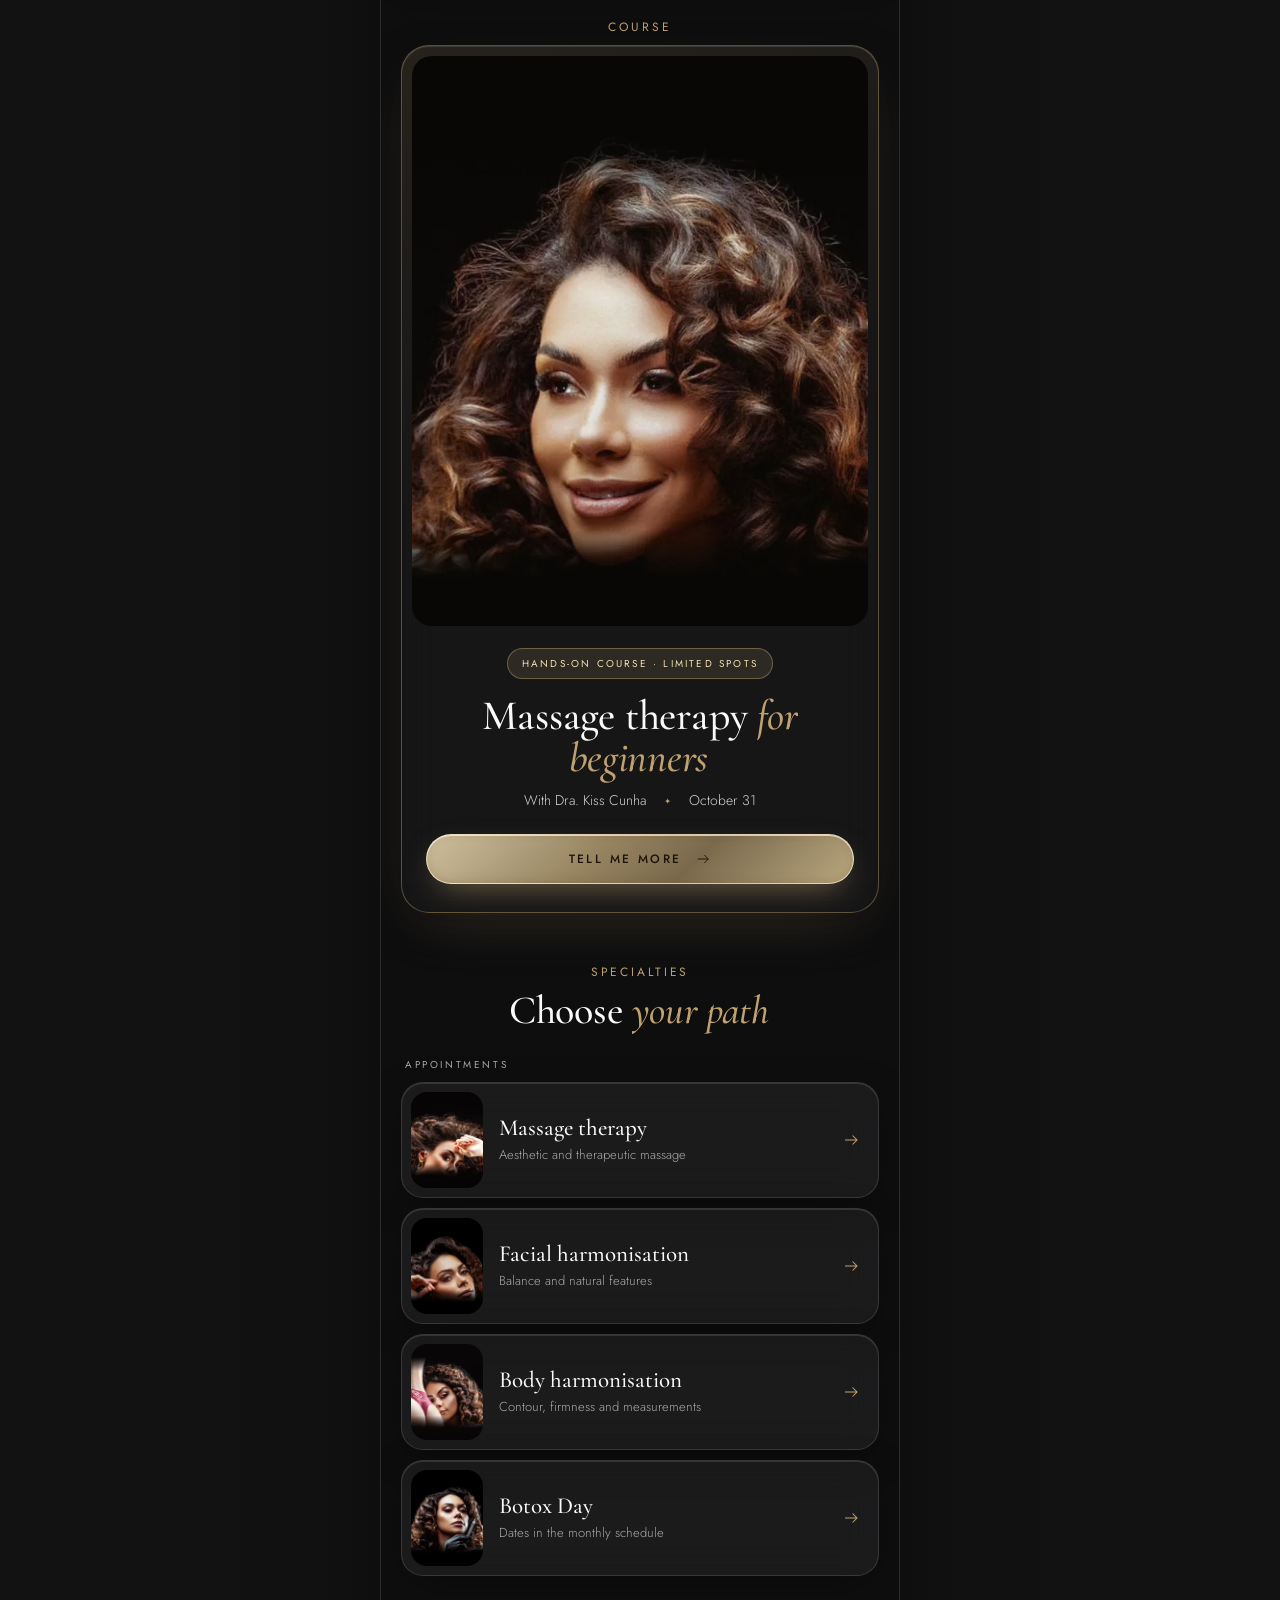
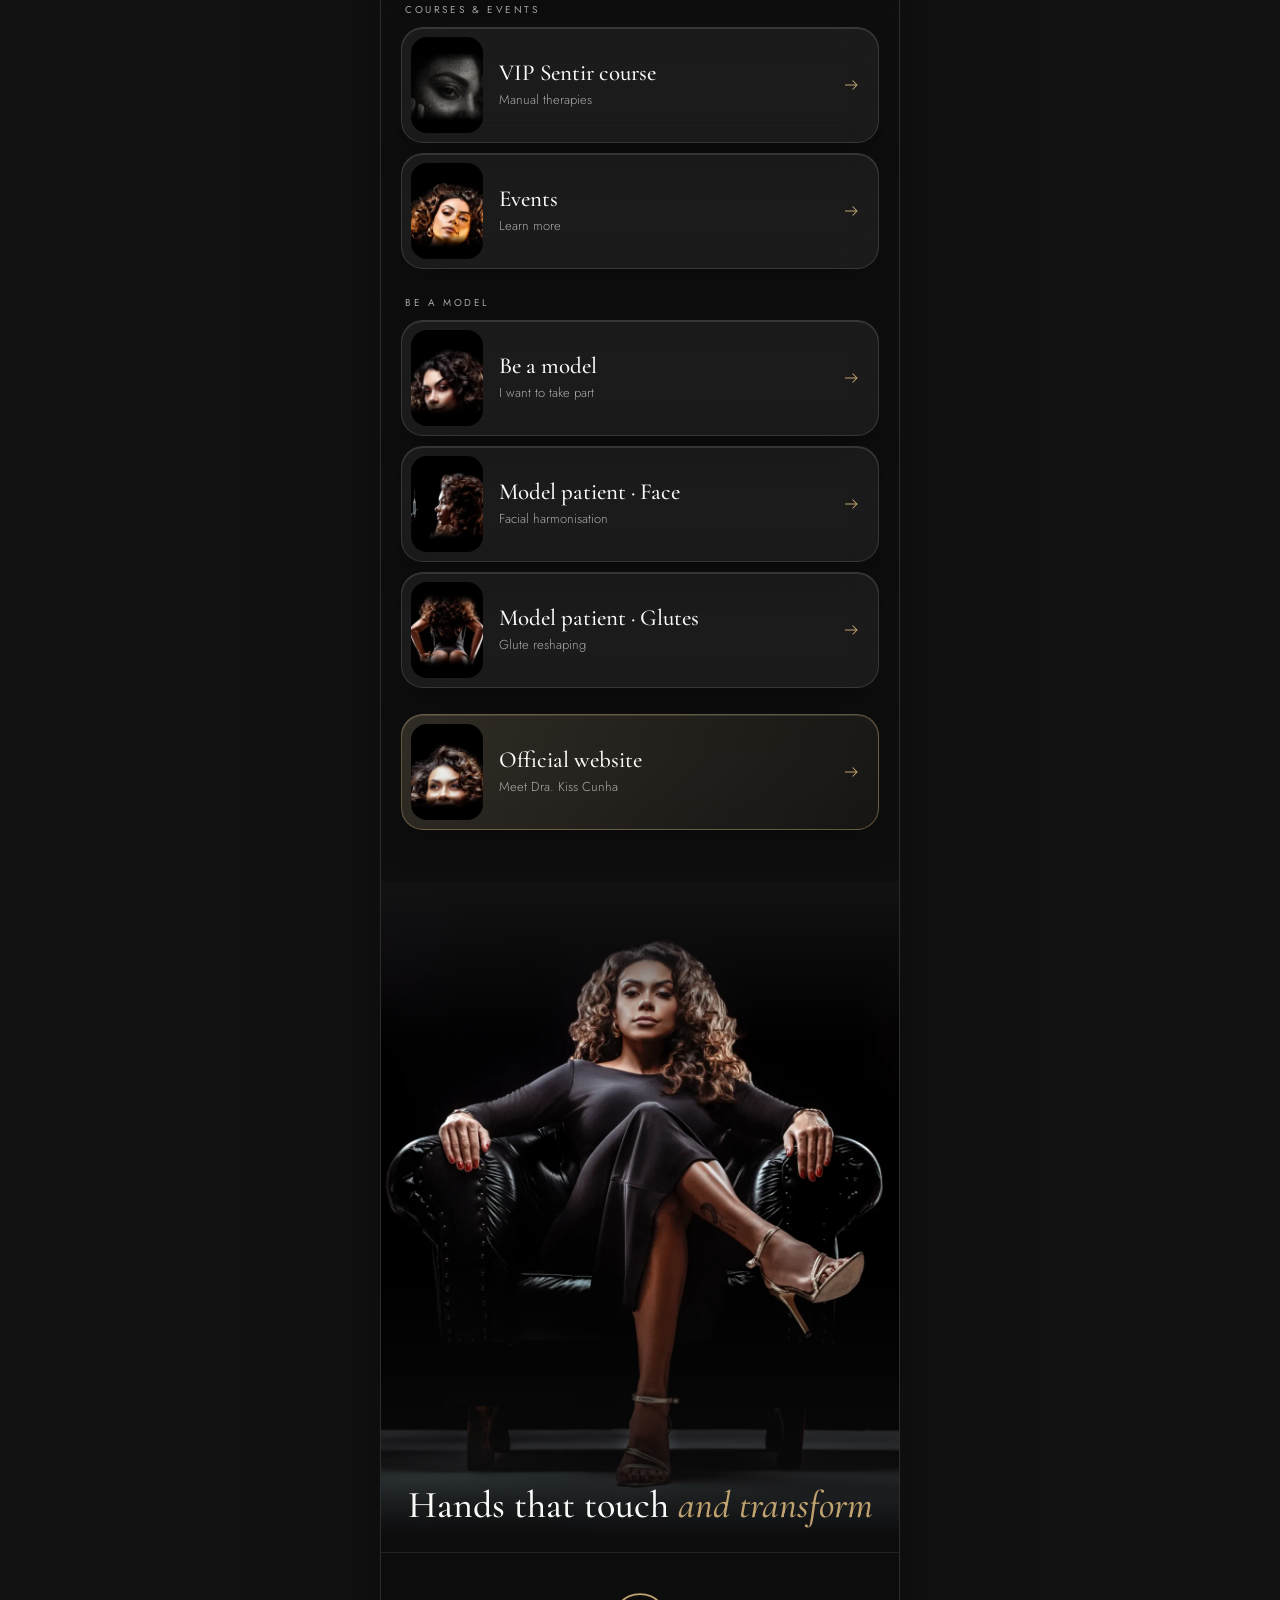
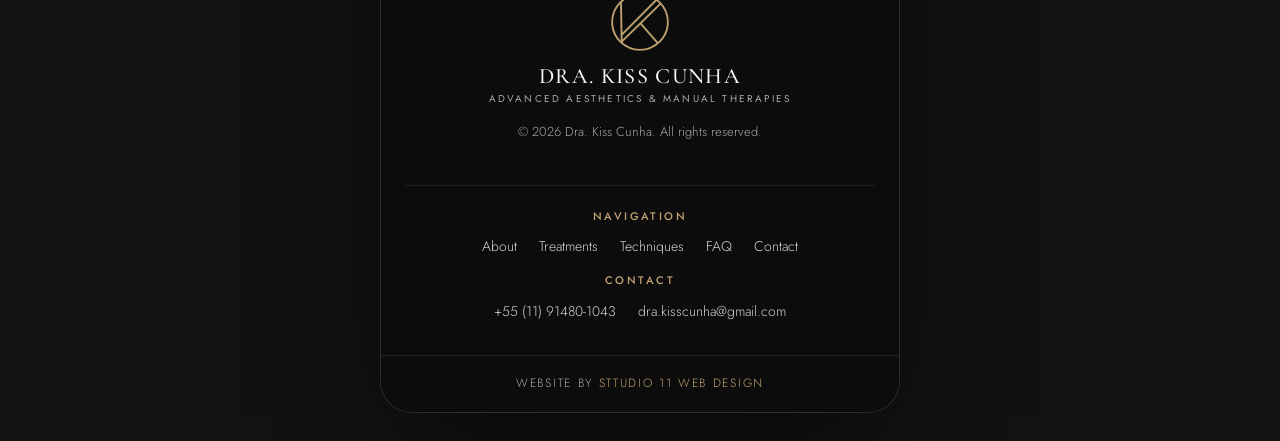
<file: lista.html>
<!doctype html>
<html lang="pt-BR">
<head>
  <meta charset="utf-8">
  <meta name="viewport" content="width=device-width, initial-scale=1">
  <title>Links | Dra. Kiss Cunha</title>
  <meta name="description" content="Agenda, cursos, especialidades e contato da Dra. Kiss Cunha, estética avançada e terapias manuais.">
  <meta name="theme-color" content="#121213">
  <meta property="og:type" content="website">
  <meta property="og:site_name" content="Dra. Kiss Cunha">
  <meta property="og:title" content="Dra. Kiss Cunha | Links">
  <meta property="og:description" content="Agenda, cursos e especialidades. Agende pelo WhatsApp.">
  <meta property="og:image" content="https://www.kisscunha.com.br/img/og-lista.jpg">
  <meta property="og:url" content="https://www.kisscunha.com.br/lista">
  <meta property="og:image:width" content="1200">
  <meta property="og:image:height" content="630">
  <meta property="og:locale" content="pt_BR">
  <meta name="twitter:card" content="summary_large_image">
  <link rel="icon" href="img/icones/favicon.svg" type="image/svg+xml">
  <link rel="icon" href="favicon.ico" sizes="any">
  <link rel="apple-touch-icon" href="img/icones/apple-touch-icon.png">
  <link rel="manifest" href="site.webmanifest">
  <link rel="preconnect" href="https://fonts.googleapis.com">
  <link rel="preconnect" href="https://fonts.gstatic.com" crossorigin>
  <link href="https://fonts.googleapis.com/css2?family=Cormorant+Garamond:ital,wght@0,500;1,500&family=Six+Caps&family=Jost:wght@300;400;500&display=swap" rel="stylesheet">
  <link rel="stylesheet" href="css/site.css?v=202610052258">
  <link rel="stylesheet" href="css/lista.css?v=202610052258">
</head>
<body class="lista">

<svg width="0" height="0" style="position:absolute" aria-hidden="true">
  <symbol id="k" viewBox="0 0 375 375" fill="none" stroke="currentColor">
    <circle cx="187.5" cy="187.5" r="180" stroke-width="12"/>
    <path stroke-width="12" d="m64.366 57.382 4.993 267.695M293.082 45.348 69.31 269.856M321.614 67.19 69.313 314.754m121.293-118.767 113.242 129.098"/>
  </symbol>
  <symbol id="wa" viewBox="0 0 24 24"><path fill="currentColor" d="M17.47 14.38c-.3-.15-1.75-.86-2.02-.96-.27-.1-.47-.15-.67.15-.2.3-.77.96-.94 1.16-.17.2-.35.22-.64.07-.3-.15-1.25-.46-2.38-1.47-.88-.78-1.47-1.75-1.64-2.05-.17-.3-.02-.46.13-.6.13-.14.3-.35.44-.52.15-.18.2-.3.3-.5.1-.2.05-.37-.02-.52-.08-.15-.67-1.6-.92-2.2-.24-.58-.49-.5-.67-.5h-.57c-.2 0-.52.07-.8.37-.27.3-1.04 1.02-1.04 2.48 0 1.46 1.07 2.88 1.21 3.08.15.2 2.1 3.2 5.08 4.49.71.3 1.26.49 1.7.63.71.22 1.36.19 1.87.12.57-.09 1.75-.72 2-1.41.25-.7.25-1.29.17-1.41-.07-.13-.27-.2-.57-.35M12.05 21.5h-.01a9.4 9.4 0 0 1-4.8-1.32l-.34-.2-3.57.94.95-3.48-.22-.36A9.4 9.4 0 0 1 2.6 12.05C2.6 6.85 6.84 2.6 12.05 2.6c2.52 0 4.89.99 6.67 2.77a9.37 9.37 0 0 1 2.76 6.68c0 5.2-4.24 9.45-9.43 9.45m8.03-17.48A11.3 11.3 0 0 0 12.05.7C5.8.7.7 5.8.7 12.05c0 2 .52 3.95 1.52 5.67L.6 23.4l5.8-1.52a11.3 11.3 0 0 0 5.64 1.44h.01c6.25 0 11.35-5.1 11.35-11.35 0-3.03-1.18-5.88-3.32-8.03"/></symbol>
  <symbol id="seta" viewBox="0 0 24 24" fill="none" stroke="currentColor" stroke-width="1.4"><path d="M4 12h16m-6-6 6 6-6 6"/></symbol>
  <symbol id="mail" viewBox="0 0 24 24" fill="none" stroke="currentColor" stroke-width="1.4"><rect x="3" y="5" width="18" height="14" rx="1.5"/><path d="m3.5 6 8.5 7 8.5-7"/></symbol>
  <symbol id="pin" viewBox="0 0 24 24" fill="none" stroke="currentColor" stroke-width="1.4"><path d="M12 21s-7-6.2-7-11.5a7 7 0 0 1 14 0C19 14.8 12 21 12 21z"/><circle cx="12" cy="9.5" r="2.5"/></symbol>
  <!-- bandeiras dos estados -->
  <symbol id="uf-sp" viewBox="0 0 30 21"><rect width="30" height="21" fill="#111"/><g fill="#fff"><rect y="1.615" width="30" height="1.615"/><rect y="4.846" width="30" height="1.615"/><rect y="8.077" width="30" height="1.615"/><rect y="11.308" width="30" height="1.615"/><rect y="14.538" width="30" height="1.615"/><rect y="17.769" width="30" height="1.615"/></g><rect width="12.5" height="11.3" fill="#D6232A"/><circle cx="6.25" cy="5.65" r="3.6" fill="#fff"/><path d="M6.25 3.3 8.3 5.65 6.25 8 4.2 5.65z" fill="#1F3F95"/><g fill="#F6C343"><circle cx="1.6" cy="1.6" r=".75"/><circle cx="10.9" cy="1.6" r=".75"/><circle cx="1.6" cy="9.7" r=".75"/><circle cx="10.9" cy="9.7" r=".75"/></g></symbol>
  <symbol id="uf-se" viewBox="0 0 30 21"><rect width="30" height="21" fill="#F4C21B"/><rect width="30" height="5.25" fill="#0D8A4A"/><rect y="10.5" width="30" height="5.25" fill="#0D8A4A"/><rect width="12" height="10.5" fill="#1F4FA3"/><g fill="#fff"><circle cx="6" cy="2.6" r=".85"/><circle cx="3" cy="5" r=".85"/><circle cx="9" cy="5" r=".85"/><circle cx="4.2" cy="8" r=".85"/><circle cx="7.8" cy="8" r=".85"/></g></symbol>
  <symbol id="uf-rs" viewBox="0 0 30 21"><path fill="#0B8A43" d="M0 0h19L0 13.3z"/><path fill="#D6232A" d="M19 0h11v7.7L10 21H0v-7.7z"/><path fill="#F4C21B" d="M30 7.7V21H10z"/><ellipse cx="15" cy="10.5" rx="3.2" ry="3.6" fill="#fff"/><ellipse cx="15" cy="10.5" rx="2" ry="2.3" fill="none" stroke="#BFA26F" stroke-width=".8"/></symbol>
</svg>

<main class="lk">

  <!-- TOPO -->
  <header class="lk-topo">
    <img class="lk-topo__foto" src="img/lista/topo.webp" width="1100" height="1650" alt="Retrato da Dra. Kiss Cunha em preto e branco">
    <div class="idioma lk-idioma" role="group" aria-label="Idioma">
      <button type="button" data-lang="pt" aria-pressed="true">PT</button><button type="button" data-lang="en" aria-pressed="false">EN</button><button type="button" data-lang="es" aria-pressed="false">ES</button>
    </div>
    <div class="lk-topo__txt">
      <div class="selo lk-selo" aria-hidden="true">
        <svg class="selo__txt" viewBox="0 0 120 120"><defs><path id="circ" d="M60 60m-46 0a46 46 0 1 1 92 0a46 46 0 1 1-92 0"/></defs>
          <text><textPath href="#circ">Estética avançada · Terapias manuais · </textPath></text></svg>
        <svg class="selo__k"><use href="#k"/></svg>
      </div>
      <h1 class="lk-nome"><span>Kiss</span><span>Cunha</span></h1>
      <p class="lk-topo__sub">Estética avançada &amp; terapias manuais</p>
      <a class="btn-linha btn-ouro lk-cta" href="#" data-wa="gostaria de agendar uma consulta"><svg><use href="#wa"/></svg>Agendar pelo WhatsApp</a>
    </div>
  </header>

  <!-- AGENDA -->
  <section class="lk-bloco" aria-labelledby="t-agenda">
    <p class="kicker">Onde vou estar</p>
    <h2 id="t-agenda" class="lk-titulo">Agenda <em>mensal</em></h2>
    <p class="lk-apoio">Confira os locais de atendimento e marque seu horário.</p>

    <!-- Para atualizar a agenda, edite só os itens abaixo -->
    <div class="agenda">
      <h3 class="agenda__mes">Outubro</h3>
      <ul>
        <li>
          <span class="bandeira" title="São Paulo"><svg><use href="#uf-sp"/></svg></span>
          <div><strong>Bauru<small>SP</small></strong><ul class="datas"><li><b>16 a 17</b><span>Atendimentos</span></li></ul></div>
        </li>
        <li>
          <span class="bandeira" title="São Paulo"><svg><use href="#uf-sp"/></svg></span>
          <div><strong>São Paulo<small>SP</small></strong><ul class="datas"><li><b>18 a 24</b><span>Atendimentos</span></li></ul></div>
        </li>
        <li>
          <span class="bandeira" title="São Paulo"><svg><use href="#uf-sp"/></svg></span>
          <div><strong>São Paulo<small>SP</small></strong><ul class="datas"><li><b>31</b><span>Curso VIP Sentir</span></li></ul></div>
        </li>
      </ul>
    </div>
  </section>

  <!-- CURSO EM DESTAQUE -->
  <section class="lk-bloco" aria-labelledby="t-curso">
    <p class="kicker">Curso</p>
    <article class="destaque">
      <img src="img/lista/curso.webp" width="800" height="1000" loading="lazy" alt="Dra. Kiss Cunha, curso de massoterapia">
      <div class="destaque__txt">
        <span class="destaque__selo">Curso prático · poucas vagas</span>
        <h2 id="t-curso">Massoterapia <em>para iniciantes</em></h2>
        <p class="destaque__info"><span>Com a Dra. Kiss Cunha</span><span>31 de outubro</span></p>
        <a class="btn-linha btn-ouro destaque__btn" href="#" data-wa="gostaria de mais informações sobre o curso de Massoterapia para Iniciantes">Quero saber mais <svg><use href="#seta"/></svg></a>
      </div>
    </article>
  </section>

  <!-- LINKS -->
  <section class="lk-bloco" aria-labelledby="t-esp">
    <p class="kicker">Especialidades</p>
    <h2 id="t-esp" class="lk-titulo">Escolha o <em>seu caminho</em></h2>

    <p class="lk-grupo">Atendimentos</p>
    <ul class="links">
      <li><a href="#" data-wa="gostaria de mais informações sobre a Massoterapia"><img src="img/lista/t-massoterapia.webp" alt="" width="150" height="200"><span><strong>Massoterapia</strong><small>Massagens estéticas e terapêuticas</small></span><svg><use href="#seta"/></svg></a></li>
      <li><a href="#" data-wa="gostaria de mais informações sobre a Harmonização Facial"><img src="img/lista/t-facial.webp" alt="" width="150" height="200"><span><strong>Harmonização facial</strong><small>Equilíbrio e traços naturais</small></span><svg><use href="#seta"/></svg></a></li>
      <li><a href="#" data-wa="gostaria de mais informações sobre a Harmonização Corporal"><img src="img/lista/t-corporal.webp" alt="" width="150" height="200"><span><strong>Harmonização corporal</strong><small>Contorno, firmeza e medidas</small></span><svg><use href="#seta"/></svg></a></li>
      <li><a href="#" data-wa="gostaria de mais informações sobre o Botox Day"><img src="img/lista/t-botox.webp" alt="" width="150" height="200"><span><strong>Botox Day</strong><small>Datas na agenda mensal</small></span><svg><use href="#seta"/></svg></a></li>
    </ul>

    <p class="lk-grupo">Cursos &amp; eventos</p>
    <ul class="links">
      <li><a href="#" data-wa="gostaria de mais informações sobre o Curso VIP Sentir"><img src="img/lista/t-sentir.webp" alt="" width="150" height="200"><span><strong>Curso VIP Sentir</strong><small>Terapias manuais</small></span><svg><use href="#seta"/></svg></a></li>
      <li><a href="#" data-wa="gostaria de mais informações sobre os Eventos"><img src="img/lista/t-eventos.webp" alt="" width="150" height="200"><span><strong>Eventos</strong><small>Saiba mais</small></span><svg><use href="#seta"/></svg></a></li>
    </ul>

    <p class="lk-grupo">Seja modelo</p>
    <ul class="links">
      <li><a href="#" data-wa="gostaria de mais informações sobre ser modelo"><img src="img/lista/t-modelo.webp" alt="" width="150" height="200"><span><strong>Seja modelo</strong><small>Quero participar</small></span><svg><use href="#seta"/></svg></a></li>
      <li><a href="#" data-wa="gostaria de mais informações sobre ser paciente modelo de Harmonização Facial"><img src="img/lista/t-modelo-facial.webp" alt="" width="150" height="200"><span><strong>Paciente modelo · Facial</strong><small>Harmonização facial</small></span><svg><use href="#seta"/></svg></a></li>
      <li><a href="#" data-wa="gostaria de mais informações sobre ser paciente modelo de Remodelação Glútea"><img src="img/lista/t-gluteo.webp" alt="" width="150" height="200"><span><strong>Paciente modelo · Glútea</strong><small>Remodelação glútea</small></span><svg><use href="#seta"/></svg></a></li>
    </ul>

    <ul class="links links--site">
      <li><a href="index.html"><img src="img/lista/t-site.webp" alt="" width="150" height="200"><span><strong>Site oficial</strong><small>Conheça a Dra. Kiss Cunha</small></span><svg><use href="#seta"/></svg></a></li>
    </ul>
  </section>

  <!-- FECHO -->
  <section class="lk-fim">
    <img src="img/lista/rodape.webp" width="1100" height="1422" loading="lazy" alt="Dra. Kiss Cunha sentada em poltrona de couro">
    <p class="lk-fim__frase">Mãos que tocam <em>e transformam</em></p>
  </section>

  <footer class="rodape">
    <div class="rodape__in">
      <div class="rodape__marca">
        <a href="index.html" class="marca">
          <svg class="marca__k"><use href="#k"/></svg>
          <span class="marca__nome">Dra. Kiss Cunha<small>Estética avançada &amp; terapias manuais</small></span>
        </a>
        <p>© <span id="ano">2026</span> Dra. Kiss Cunha. Todos os direitos reservados.</p>
      </div>
      <nav class="rodape__col" aria-label="Rodapé">
        <p class="rotulo">Navegação</p>
        <a href="index.html#sobre">Sobre</a><a href="index.html#procedimentos">Procedimentos</a><a href="index.html#tecnicas">Técnicas</a><a href="index.html#duvidas">Dúvidas</a><a href="index.html#contato">Contato</a>
      </nav>
      <div class="rodape__col">
        <p class="rotulo">Contato</p>
        <a href="#" data-wa="tudo bem?">+55 (11) 91480-1043</a><a href="mailto:dra.kisscunha@gmail.com">dra.kisscunha@gmail.com</a>
      </div>
    </div>
    <p class="rodape__cred">Site por <a href="mailto:sttudioonze@gmail.com">Sttudio 11 Web Design</a></p>
  </footer>

</main>

<script src="js/efeitos.js?v=202610052258"></script>
<script src="js/i18n.js?v=2026101901"></script>
<script>document.getElementById("ano").textContent = new Date().getFullYear();</script>
</body>
</html>
</file>
<file: css/site.css>
:root{
  --preto:#121213;
  --preto-2:#0C0C0D;
  --carvao:#2F2F2E;
  --ouro:#BFA26F;
  --cinza:#D3D3CF;
  --off:#FAFAF9;
  --txt:rgba(211,211,207,.78);
  --linha:rgba(191,162,111,.22);
  --linha-2:rgba(211,211,207,.1);
  --display:"Cormorant Garamond",Didot,"Times New Roman",serif;
  --corpo:"Jost",system-ui,sans-serif;
  --script:"Pinyon Script",cursive;
  --gut:clamp(16px,3.4vw,56px);
  --max:1240px;
  --glass:rgba(255,255,255,.055);
  --glass-2:rgba(255,255,255,.09);
  --glass-borda:rgba(255,255,255,.13);
  --glass-brilho:inset 0 1px 0 rgba(255,255,255,.12),0 10px 40px -12px rgba(0,0,0,.55);
  --blur:blur(18px) saturate(150%);
}
*,*::before,*::after{box-sizing:border-box}
html{scroll-behavior:smooth;scroll-padding-top:80px}
html,body{margin:0}
body{overflow-x:clip}
body{background:
  radial-gradient(40% 32% at 88% 30%,rgba(191,162,111,.09),transparent 70%),
  radial-gradient(38% 30% at 6% 62%,rgba(126,165,177,.07),transparent 70%),
  radial-gradient(40% 30% at 70% 92%,rgba(191,162,111,.06),transparent 70%),
  var(--preto) fixed;background-attachment:fixed;color:var(--off);font:300 16px/1.65 var(--corpo);-webkit-font-smoothing:antialiased}
img{display:block;max-width:100%;height:auto}
a{color:inherit;text-decoration:none}
p{margin:0 0 1em}
b{font-weight:500;color:var(--off)}
h1,h2,h3,h4{margin:0;font-weight:500}
h2{font:500 clamp(38px,4.4vw,62px)/1.05 var(--display);letter-spacing:-.005em;color:var(--off);margin-bottom:26px}
h1 em,h2 em,.frase em{font-style:italic;color:var(--ouro)}
:focus-visible{outline:1px solid var(--ouro);outline-offset:4px}

.kicker{font:400 12px/1.2 var(--corpo);letter-spacing:.24em;text-transform:uppercase;color:var(--ouro);margin-bottom:20px}
.rotulo{font:500 11px/1.2 var(--corpo);letter-spacing:.22em;text-transform:uppercase;color:var(--ouro);margin:18px 0 8px}

/* botões */
.btn-linha,.btn-cheio,.pill{display:inline-flex;align-items:center;gap:14px;font:400 12px/1 var(--corpo);letter-spacing:.2em;text-transform:uppercase;
  transition:background .25s,color .25s,border-color .25s}
.btn-linha{padding:15px 22px;border:1px solid var(--linha);color:var(--off)}
.btn-linha:hover{border-color:var(--ouro);background:rgba(191,162,111,.08)}
.btn-cheio{padding:17px 26px;background:var(--ouro);color:var(--preto);font-weight:500}
.btn-cheio:hover{background:#D2B98A}
.btn-linha svg,.btn-cheio svg{width:18px;height:18px}
.pill{padding:14px 22px;border:1px solid rgba(191,162,111,.55);border-radius:999px;color:var(--off)}
.pill:hover{background:var(--ouro);color:var(--preto);border-color:var(--ouro)}
.estrela{font-size:13px;color:var(--ouro)}
.pill:hover .estrela{color:var(--preto)}
.assinatura{font:400 clamp(34px,3vw,46px)/1 var(--script);color:var(--ouro);margin:26px 0 0}

/* ---------- NAV ---------- */
.nav{position:fixed;top:0;left:0;right:0;z-index:40;transition:background .3s,border-color .3s,backdrop-filter .3s;border-bottom:1px solid transparent}
.nav.rolou{background:rgba(18,18,19,.86);backdrop-filter:blur(12px);-webkit-backdrop-filter:blur(12px);border-color:var(--linha-2)}
.nav__in{max-width:calc(var(--max) + 2*var(--gut));margin:auto;padding:16px var(--gut);display:flex;align-items:center;justify-content:space-between;gap:24px}
.marca{display:flex;align-items:center;gap:12px;color:var(--ouro)}
.marca__k{width:38px;height:38px;flex:none}
.marca__nome{font:500 20px/1 var(--display);letter-spacing:.06em;text-transform:uppercase;color:var(--off)}
.marca__nome small{display:block;font:400 10px/1.3 var(--corpo);letter-spacing:.22em;color:var(--txt);margin-top:5px}
.menu{display:flex;align-items:center;gap:34px}
.menu a:not(.btn-linha){position:relative;font:400 12px var(--corpo);letter-spacing:.2em;text-transform:uppercase;color:var(--cinza);transition:color .2s}
.menu a:not(.btn-linha):hover,.menu a.ativo{color:var(--off)}
.menu a.ativo::after{content:"";position:absolute;left:50%;bottom:-10px;width:4px;height:4px;border-radius:50%;background:var(--ouro);transform:translateX(-50%)}
.nav__cta{padding:12px 18px}
.nav__cta svg{width:14px;height:14px}
.menu-btn{display:none;background:none;border:0;width:44px;height:44px;padding:12px 9px;cursor:pointer}
.menu-btn span{display:block;height:1px;background:var(--off);margin:7px 0;transition:transform .25s}

/* ---------- HERO ---------- */
.hero{position:relative;height:100vh;height:100svh;min-height:720px;max-height:1100px;overflow:hidden;isolation:isolate;
  background:#020203}
.hero::before{content:"";position:absolute;inset:0;z-index:5;pointer-events:none;opacity:.07;mix-blend-mode:overlay;
  background-image:url("data:image/svg+xml,%3Csvg xmlns='http://www.w3.org/2000/svg' width='160' height='160'%3E%3Cfilter id='n'%3E%3CfeTurbulence type='fractalNoise' baseFrequency='.9' numOctaves='2' stitchTiles='stitch'/%3E%3C/filter%3E%3Crect width='100%25' height='100%25' filter='url(%23n)'/%3E%3C/svg%3E")}
.hero::after{content:"";position:absolute;inset:auto 0 0;height:42%;z-index:3;pointer-events:none;
  background:linear-gradient(to top,var(--preto) 4%,rgba(18,18,19,.75) 38%,transparent)}
.hero__fundo,.hero__foto{position:absolute;bottom:0;left:50%;height:100%;aspect-ratio:2/3;transform:translateX(-50%)}
.hero__fundo img,.hero__foto img{width:100%;height:100%;object-fit:cover}
.hero__fundo{z-index:0;
  -webkit-mask-image:linear-gradient(90deg,transparent 2%,rgba(0,0,0,.55) 18%,#000 34%,#000 66%,rgba(0,0,0,.55) 82%,transparent 98%);
          mask-image:linear-gradient(90deg,transparent 2%,rgba(0,0,0,.55) 18%,#000 34%,#000 66%,rgba(0,0,0,.55) 82%,transparent 98%)}
.hero__foto{z-index:2}
.hero__nome{position:absolute;z-index:1;left:0;right:0;top:clamp(116px,16vh,180px);margin:0;display:flex;justify-content:center;gap:.5em;
  font:400 clamp(160px,30vw,640px)/.8 "Six Caps",var(--display);letter-spacing:.04em;text-transform:uppercase;white-space:nowrap;
  color:var(--ouro);
  background:linear-gradient(100deg,#7d6236 0%,#b99a63 18%,#f1dfb3 34%,#c8ab74 46%,#8e7143 62%,#d8bd87 80%,#9a7d49 100%);
  background-size:240% 100%;background-position:0% 0;-webkit-background-clip:text;background-clip:text;-webkit-text-fill-color:transparent;
  padding:.08em 0 .16em;margin-top:-.08em;
  filter:drop-shadow(0 0 28px rgba(191,162,111,.16)) drop-shadow(0 2px 1px rgba(0,0,0,.35))}
.hero__esq{position:absolute;z-index:4;left:var(--nome-x,var(--gut));bottom:clamp(56px,12vh,130px);max-width:min(380px,28vw)}
.hero__esq h1{margin:0 0 30px;font:500 clamp(30px,3vw,46px)/1.08 var(--display);color:var(--off)}
.hero__dir{position:absolute;z-index:4;right:var(--gut);bottom:clamp(48px,11vh,120px);width:min(290px,24vw)}
.hero__dir p{margin:0 0 30px;font-size:15px;line-height:1.65;color:var(--txt)}
.hero__wa{display:flex;align-items:center;justify-content:space-between;gap:16px;font:400 12px/1.5 var(--corpo);letter-spacing:.2em;text-transform:uppercase}
.circulo{flex:none;width:54px;height:54px;border:1px solid rgba(191,162,111,.55);border-radius:50%;display:grid;place-items:center;transition:background .25s,color .25s}
.circulo svg{width:22px;height:22px}
.hero__wa:hover .circulo{background:var(--ouro);color:var(--preto)}
.hero__selo{position:absolute;left:73%;top:59%;border-radius:50%;background:rgba(18,18,19,.28);border:1px solid var(--glass-borda);-webkit-backdrop-filter:var(--blur);backdrop-filter:var(--blur);box-shadow:var(--glass-brilho)}
.rolar{position:absolute;z-index:4;left:50%;bottom:22px;transform:translateX(-50%);display:flex;flex-direction:column;align-items:center;gap:10px;
  font:400 10px var(--corpo);letter-spacing:.3em;text-transform:uppercase;color:var(--txt)}
.rolar span{width:1px;height:38px;background:linear-gradient(var(--ouro),transparent);animation:pinga 2.2s ease-in-out infinite}
@keyframes pinga{0%{transform:scaleY(0);transform-origin:top}45%{transform:scaleY(1);transform-origin:top}55%{transform:scaleY(1);transform-origin:bottom}100%{transform:scaleY(0);transform-origin:bottom}}

/* selo giratório */
.selo{width:118px;height:118px;display:grid;place-items:center;color:var(--ouro)}
.selo>*{grid-area:1/1}
.selo__txt{width:100%;height:100%;animation:gira 26s linear infinite;overflow:visible}
.selo__txt text{font:400 9.4px var(--corpo);letter-spacing:.24em;text-transform:uppercase;fill:currentColor}
.selo__k{width:40px;height:40px}
@keyframes gira{to{transform:rotate(360deg)}}

/* ---------- PILARES ---------- */
.pilares{padding:0 var(--gut);position:relative;z-index:6;margin-top:-10px}
.pilares__lista{max-width:var(--max);margin:auto;list-style:none;padding:0;display:grid;grid-template-columns:repeat(4,1fr);
  border:1px solid var(--linha-2);background:rgba(12,12,13,.7)}
.pilares__lista li{display:flex;align-items:center;gap:18px;padding:30px 28px}
.pilares__lista li+li{border-left:1px solid var(--linha-2)}
.pilares__lista svg{width:40px;height:40px;flex:none;color:var(--ouro)}
.pilares__lista strong{display:block;font:500 22px/1.1 var(--display);color:var(--off)}
.pilares__lista span{font:400 11px var(--corpo);letter-spacing:.2em;text-transform:uppercase;color:var(--txt)}

/* ---------- SEÇÕES ---------- */
.secao{max-width:calc(var(--max) + 2*var(--gut));margin:auto;padding:130px var(--gut)}
.cab{text-align:center;max-width:720px;margin:0 auto 64px}
.cab h2{margin:0}

/* sobre */
.sobre{display:grid;grid-template-columns:1fr 1.05fr;gap:clamp(40px,6vw,96px);align-items:center}
.sobre__txt>p:not(.kicker){color:var(--txt);max-width:34em}
.checks{list-style:none;padding:0;margin:30px 0 40px;display:grid;grid-template-columns:1fr 1fr;gap:14px 24px}
.checks li{display:flex;align-items:center;gap:12px;font-size:15px;color:var(--cinza)}
.checks svg{width:20px;height:20px;flex:none;color:var(--ouro)}
.moldura{position:relative;margin:0;border:1px solid var(--linha);padding:12px}
.moldura::before{content:"";position:absolute;inset:-1px;border:1px solid var(--linha);transform:translate(18px,18px);z-index:-1}
.sobre__foto img{width:100%;aspect-ratio:4/4.3;object-fit:cover;object-position:center 30%;filter:saturate(.55) contrast(1.08) brightness(.62) sepia(.18)}
.sobre__foto::after{content:"";position:absolute;inset:12px;pointer-events:none;background:linear-gradient(to top,rgba(12,12,13,.75),transparent 45%),radial-gradient(90% 90% at 50% 40%,transparent 50%,rgba(12,12,13,.5))}
.sobre__foto figcaption{position:absolute;z-index:1;left:32px;bottom:32px;display:flex;align-items:center;gap:14px;padding:16px 20px;
  background:rgba(18,18,19,.82);backdrop-filter:blur(8px);-webkit-backdrop-filter:blur(8px);border:1px solid var(--linha);
  font:italic 500 18px/1.25 var(--display);color:var(--cinza)}
.sobre__foto figcaption svg{width:34px;height:34px;flex:none;color:var(--ouro)}

/* procedimentos */
.procs{border-top:1px solid var(--linha-2)}
.procs__grade{display:grid;grid-template-columns:repeat(3,1fr);gap:22px}
.card{position:relative;overflow:hidden;border:1px solid var(--linha-2);aspect-ratio:3/4.1;isolation:isolate;background:var(--preto-2)}
.card img{position:absolute;inset:0;width:100%;height:100%;object-fit:cover;object-position:center 25%;z-index:-2;
  filter:saturate(.75) brightness(.8);transition:transform .8s ease,filter .5s}
.card::after{content:"";position:absolute;inset:0;z-index:-1;background:linear-gradient(to top,rgba(12,12,13,.96) 12%,rgba(12,12,13,.45) 52%,rgba(12,12,13,.1))}
.card:hover img{transform:scale(1.05);filter:saturate(.9) brightness(.9)}
.card__txt{position:absolute;inset:auto 0 0;padding:28px 28px 30px}
.tag{display:inline-block;font:400 10px var(--corpo);letter-spacing:.22em;text-transform:uppercase;color:var(--ouro);border:1px solid var(--linha);padding:7px 10px;margin-bottom:16px}
.card h3{font:500 30px/1.05 var(--display);color:var(--off);margin-bottom:12px;max-width:12em}
.card p{font-size:14.5px;color:var(--txt);margin:0;max-width:30em;padding-right:48px}
.card__link{position:absolute;right:26px;bottom:30px;width:40px;height:40px;border:1px solid var(--linha);border-radius:50%;display:grid;place-items:center;color:var(--ouro);transition:background .25s,color .25s}
.card__link svg{width:16px;height:16px}
.card:hover .card__link{background:var(--ouro);color:var(--preto)}
.tecnicas{margin-top:44px;border:1px solid var(--linha-2);padding:22px 28px;display:flex;align-items:center;gap:28px}
.tecnicas .kicker{margin:0;flex:none}
.tecnicas ul{list-style:none;margin:0;padding:0;display:flex;flex-wrap:wrap;gap:12px 30px}
.tecnicas li{font-size:14px;color:var(--cinza);display:flex;align-items:center;gap:10px}
.tecnicas li::before{content:"✦";font-size:8px;color:var(--ouro)}

/* ---------- TÉCNICAS & RECURSOS ---------- */
.recursos{position:relative;padding:130px var(--gut);overflow:hidden;
  background:radial-gradient(55% 45% at 50% 0%,rgba(191,162,111,.14),transparent 70%),
             radial-gradient(40% 40% at 100% 100%,rgba(191,162,111,.07),transparent 70%)}
.recursos::before{content:"";position:absolute;left:50%;top:0;width:min(var(--max),90%);height:1px;transform:translateX(-50%);
  background:linear-gradient(90deg,transparent,rgba(191,162,111,.55),transparent)}
.recursos__in{max-width:var(--max);margin:auto}
.cab__sub{color:var(--txt);max-width:34em;margin:22px auto 0}
.bento{display:grid;grid-template-columns:repeat(6,1fr);gap:18px}
.rec{grid-column:span 2;position:relative;padding:30px 28px 30px;border-radius:24px;overflow:hidden;
  background:var(--glass);border:1px solid var(--glass-borda);-webkit-backdrop-filter:var(--blur);backdrop-filter:var(--blur);box-shadow:var(--glass-brilho);
  transition:border-color .35s,transform .35s,background .35s}
.rec::after{content:"";position:absolute;inset:0;border-radius:inherit;pointer-events:none;opacity:0;transition:opacity .4s;
  background:radial-gradient(80% 60% at 20% 0%,rgba(191,162,111,.16),transparent 70%)}
.rec:hover{border-color:rgba(191,162,111,.45);transform:translateY(-4px)}
.rec:hover::after{opacity:1}
.rec__n{position:absolute;top:26px;right:28px;font:400 12px var(--corpo);letter-spacing:.2em;color:rgba(191,162,111,.7)}
.rec__ico{width:44px;height:44px;color:var(--ouro);margin-bottom:26px}
.rec__area{font:400 10px var(--corpo);letter-spacing:.24em;text-transform:uppercase;color:var(--txt);margin:0 0 8px}
.rec h3{font:500 28px/1.08 var(--display);color:var(--off);margin-bottom:12px}
.rec>p:not(.rec__area){font-size:14.5px;color:var(--txt);margin:0}
.rec--destaque{grid-column:span 3;padding:40px 40px 36px;
  background:linear-gradient(145deg,rgba(191,162,111,.13),rgba(255,255,255,.04) 45%,rgba(255,255,255,.03));border-color:rgba(191,162,111,.3)}
.rec--destaque .rec__ico{width:56px;height:56px}
.rec--destaque h3{font-size:clamp(34px,3vw,44px);max-width:11em}
.rec--destaque>p:not(.rec__area){font-size:15.5px;max-width:34em}
.rec__fatos{list-style:none;padding:0;margin:28px 0 0;display:flex;flex-wrap:wrap;gap:12px}
.rec__fatos li{display:flex;flex-direction:column;gap:2px;padding:12px 18px;border-radius:16px;
  background:rgba(18,18,19,.35);border:1px solid rgba(191,162,111,.28);font-size:12px;letter-spacing:.06em;color:var(--txt)}
.rec__fatos strong{font:500 22px/1.1 var(--display);letter-spacing:0;color:#F1DFB3}
.recursos__cta{margin-top:44px;display:flex;align-items:center;justify-content:center;flex-wrap:wrap;gap:18px 28px;text-align:center}
.recursos__cta p{margin:0;font:italic 500 22px/1.3 var(--display);color:var(--cinza)}

/* frase */
.frase{position:relative;text-align:center;padding:120px var(--gut);background:
  radial-gradient(50% 80% at 50% 50%,rgba(191,162,111,.08),transparent 70%),var(--preto-2);
  border-top:1px solid var(--linha-2);border-bottom:1px solid var(--linha-2)}
.frase__aspas{display:block;font:500 120px/.6 var(--display);color:var(--ouro);opacity:.6}
.frase p:not(.assinatura){font:500 clamp(40px,5.4vw,80px)/1.05 var(--display);max-width:14em;margin:24px auto 0}

/* dúvidas */
.duvidas{display:grid;grid-template-columns:.8fr 1.2fr;gap:clamp(40px,6vw,96px);align-items:start}
.duvidas__cab{position:sticky;top:120px}
.duvidas__cab>p:not(.kicker){color:var(--txt);max-width:26em;margin-bottom:32px}
.faq{border-top:1px solid var(--linha-2)}
.faq details{border-bottom:1px solid var(--linha-2)}
.faq summary{list-style:none;cursor:pointer;display:flex;align-items:center;gap:22px;padding:26px 0;font:500 clamp(20px,1.8vw,25px)/1.2 var(--display);color:var(--off);transition:color .2s}
.faq summary::-webkit-details-marker{display:none}
.faq summary:hover{color:var(--ouro)}
.faq summary::after{content:"+";margin-left:auto;flex:none;width:34px;height:34px;border:1px solid var(--linha);border-radius:50%;display:grid;place-items:center;
  font:300 20px/1 var(--corpo);color:var(--ouro);transition:transform .3s}
.faq details[open] summary::after{transform:rotate(45deg)}
.faq__n{font:400 12px var(--corpo);letter-spacing:.15em;color:var(--ouro);flex:none}
.faq__r{padding:0 0 30px 44px;color:var(--txt);font-size:15.5px}
.faq__r ul,.faq__r ol{margin:0 0 1em;padding-left:1.2em}
.faq__r li{margin-bottom:.45em}
.faq__r li::marker{color:var(--ouro)}
.faq__r--duas{display:grid;grid-template-columns:1fr 1fr;gap:8px 36px}
.faq__r h4{font:500 22px var(--display);color:var(--off)}
.faq__nota{grid-column:1/-1;font-style:italic}

/* contato */
.contato{padding:0 var(--gut) 110px}
.contato__in{max-width:var(--max);margin:auto;border:1px solid var(--linha);padding:clamp(36px,5vw,72px);display:grid;grid-template-columns:1.2fr 1fr auto;gap:40px;align-items:center;
  background:linear-gradient(120deg,rgba(191,162,111,.07),transparent 55%)}
.contato__txt>p:not(.kicker){color:var(--txt);max-width:28em;margin-bottom:32px}
.contato__lista{list-style:none;margin:0;padding:0 0 0 40px;border-left:1px solid var(--linha-2);display:grid;gap:26px}
.contato__lista li{display:flex;align-items:center;gap:16px}
.contato__lista svg{width:22px;height:22px;color:var(--ouro);flex:none}
.contato__lista span{display:block;font:400 10px var(--corpo);letter-spacing:.24em;text-transform:uppercase;color:var(--txt)}
.contato__lista a{font-size:17px;color:var(--off);border-bottom:1px solid transparent;transition:border-color .2s}
.contato__lista a:hover{border-color:var(--ouro)}
.contato__selo{width:140px;height:140px}
.contato__in>*{min-width:0}
.contato__lista a{overflow-wrap:anywhere}

/* rodapé */
.rodape{border-top:1px solid var(--linha-2);background:var(--preto-2)}
.rodape__in{max-width:calc(var(--max) + 2*var(--gut));margin:auto;padding:60px var(--gut) 44px;display:flex;flex-direction:column;align-items:center;gap:30px;text-align:center}
.rodape .marca{flex-direction:column;align-items:center;gap:14px;text-align:center}
.rodape .marca__k{width:58px;height:58px}
.rodape .marca__nome{display:block;font-size:22px}
.rodape .marca__nome small{display:block}
.rodape__marca p{margin-top:16px;font-size:13px;color:var(--txt)}
.rodape__col{display:flex;flex-wrap:wrap;justify-content:center;align-items:center;gap:8px 22px;font-size:14px;color:var(--cinza);padding-top:24px;border-top:1px solid var(--linha-2);width:min(760px,100%)}
.rodape__col+.rodape__col{padding-top:0;border-top:0;margin-top:-14px}
.rodape__col .rotulo{flex-basis:100%;margin:0 0 4px}
.rodape__col a:hover{color:var(--ouro)}
.rodape__cred{margin:0;text-align:center;padding:18px var(--gut);border-top:1px solid var(--linha-2);font-size:12px;letter-spacing:.14em;text-transform:uppercase;color:var(--txt)}
.rodape__cred a{color:var(--ouro)}

/* whatsapp flutuante */
.wa-flutua{position:fixed;right:20px;bottom:20px;z-index:30;width:56px;height:56px;border-radius:50%;background:var(--ouro);color:var(--preto);
  display:grid;place-items:center;box-shadow:0 10px 30px -8px rgba(0,0,0,.7);transition:transform .2s,opacity .3s}
.wa-flutua svg{width:26px;height:26px}
.wa-flutua:hover{transform:scale(1.06)}
.wa-flutua.oculto{opacity:0;pointer-events:none}

/* animações */
.revela{opacity:0;transform:translateY(30px);filter:blur(6px);transition:opacity .9s ease,transform 1s cubic-bezier(.2,.7,.2,1),filter .9s ease}
.revela.visto{opacity:1;transform:none;filter:none}
@media (prefers-reduced-motion:no-preference){
  .hero__nome,.lk-nome{animation:nome-entra 1.9s cubic-bezier(.16,.8,.2,1) .1s both,brilho 14s ease-in-out 2s infinite alternate}
  @keyframes nome-entra{
    from{opacity:0;letter-spacing:.32em;clip-path:inset(0 0 100% 0);filter:blur(16px)}
    55%{opacity:1}
    to{opacity:1;letter-spacing:.04em;clip-path:inset(-10% -5% -10% -5%);filter:drop-shadow(0 0 28px rgba(191,162,111,.16)) drop-shadow(0 2px 1px rgba(0,0,0,.35))}}
  @keyframes brilho{to{background-position:100% 0}}
  .hero__fundo{animation:fundo-entra 2.6s cubic-bezier(.2,.7,.2,1) both}
  @keyframes fundo-entra{from{opacity:0;transform:translateX(-50%) scale(1.1)}}
  .hero__foto{animation:foto-entra 1.8s cubic-bezier(.2,.7,.2,1) .35s both}
  @keyframes foto-entra{from{opacity:0;transform:translateX(-50%) translateY(40px)}}
  .hero__selo,.lk-selo{animation:selo-entra 1.4s cubic-bezier(.2,.8,.2,1) 1.2s both}
  @keyframes selo-entra{from{opacity:0;transform:scale(.55) rotate(-120deg)}}
  .hero__esq h1,.hero__esq .pill,.hero__idioma,.lk-topo__sub,.lk-cta,.lk-idioma{animation:sobe-desfoca 1.1s cubic-bezier(.2,.7,.2,1) both}
  .hero__esq h1,.lk-topo__sub{animation-delay:1.25s}
  .hero__esq .pill,.lk-cta{animation-delay:1.45s}
  .hero__idioma,.lk-idioma{animation-delay:1.7s}
  @keyframes sobe-desfoca{from{opacity:0;transform:translateY(24px);filter:blur(8px)}to{filter:none}}
  .lk-topo__foto{animation:foto-lista 2.4s cubic-bezier(.2,.7,.2,1) both}
  @keyframes foto-lista{from{opacity:0;transform:scale(1.08)}}

  /* luz ambiente que flutua devagar atrás da página */
  body::after{content:"";position:fixed;inset:-20%;z-index:-1;pointer-events:none;
    background:radial-gradient(22% 18% at 30% 40%,rgba(191,162,111,.07),transparent 70%),radial-gradient(20% 16% at 72% 64%,rgba(126,165,177,.05),transparent 70%);
    animation:deriva 38s ease-in-out infinite alternate}
  @keyframes deriva{to{transform:translate(6%,-5%) rotate(8deg)}}

  /* palavras em destaque ganham um brilho ao aparecer */
  h2 em,.lk-titulo em{background:linear-gradient(100deg,#BFA26F 38%,#F6E7C2 50%,#BFA26F 62%);background-size:260% 100%;background-position:100% 0;
    -webkit-background-clip:text;background-clip:text;-webkit-text-fill-color:transparent;padding-right:.06em}
  .visto h2 em,h2.visto em,.visto .lk-titulo em,.lk-titulo.visto em{animation:reluz 1.8s ease .5s both}
  @keyframes reluz{from{background-position:100% 0}to{background-position:0 0}}

  /* filete de luz nos separadores */
  .recursos::before{background:linear-gradient(90deg,transparent,rgba(191,162,111,.25) 30%,#F3E2B8 50%,rgba(191,162,111,.25) 70%,transparent);background-size:200% 100%;animation:filete 6s linear infinite}
  @keyframes filete{from{background-position:100% 0}to{background-position:-100% 0}}
  @keyframes sobe{from{opacity:0;transform:translateY(40px)}}
  @keyframes surge{from{opacity:0}}
}
@media (prefers-reduced-motion:reduce){
  html{scroll-behavior:auto}
  .revela{opacity:1;transform:none;filter:none;transition:none}
  .selo__txt,.rolar span{animation:none}
}

/* ---------- GLASS ---------- */
.nav__in,.btn-linha,.pill,.circulo,.card__link,.tag,.pilares__lista,.tecnicas,.contato__in,.sobre__foto figcaption,.wa-flutua,.card__txt,.faq summary::after{
  background:var(--glass);border:1px solid var(--glass-borda);
  -webkit-backdrop-filter:var(--blur);backdrop-filter:var(--blur);box-shadow:var(--glass-brilho)}

/* menu flutuante */
.nav{border:0;padding:14px var(--gut) 0}
.nav.rolou{background:none;backdrop-filter:none;-webkit-backdrop-filter:none}
.nav__in{position:relative;max-width:var(--max);padding:10px 12px 10px 20px;border-radius:999px;transition:background .3s}
.nav.rolou .nav__in{background:rgba(22,22,23,.55)}
.nav__cta{border-radius:999px;background:var(--glass-2)}

/* botões */
.btn-linha,.pill{border-radius:999px}
.btn-linha:hover,.pill:hover{background:rgba(191,162,111,.18);border-color:rgba(191,162,111,.6);color:var(--off)}
.pill:hover .estrela{color:var(--ouro)}
.btn-cheio{border-radius:999px;background:linear-gradient(180deg,rgba(214,190,145,.95),rgba(191,162,111,.92));
  box-shadow:inset 0 1px 0 rgba(255,255,255,.45),0 12px 30px -10px rgba(191,162,111,.45)}
.circulo,.card__link{border-color:var(--glass-borda)}
.hero__wa:hover .circulo,.card:hover .card__link{background:rgba(191,162,111,.85);color:var(--preto)}

/* blocos */
.pilares__lista{border-radius:22px;overflow:hidden}
.pilares__lista li+li{border-color:rgba(255,255,255,.08)}
.tag{border-radius:999px;padding:7px 12px}
.card{aspect-ratio:auto;display:flex;flex-direction:column;padding:10px;border-radius:24px;border:1px solid var(--glass-borda);background:var(--glass);
  -webkit-backdrop-filter:var(--blur);backdrop-filter:var(--blur);box-shadow:var(--glass-brilho);transition:border-color .3s,transform .4s}
.card:hover{border-color:rgba(191,162,111,.4);transform:translateY(-4px)}
.card::after{display:none}
.card img{position:relative;inset:auto;z-index:auto;height:auto;aspect-ratio:4/3.4;border-radius:16px;filter:saturate(.85) brightness(.9)}
.card:hover img{transform:none;filter:saturate(.95) brightness(1)}
.card__txt{position:relative;inset:auto;flex:1;padding:24px 14px 18px;background:none;border:0;box-shadow:none;-webkit-backdrop-filter:none;backdrop-filter:none;border-radius:0}
.card p{padding-right:52px}
.card__link{right:20px;bottom:24px}
.tecnicas{border-radius:999px;padding:18px 30px}
.moldura{border-radius:24px;border-color:var(--glass-borda);background:var(--glass)}
.moldura::before{border-radius:24px;border-color:rgba(191,162,111,.25)}
.sobre__foto img{border-radius:16px}
.sobre__foto::after{border-radius:16px}
.sobre__foto figcaption{border-radius:16px;background:rgba(18,18,19,.45)}
.contato__in{border-radius:28px;background:linear-gradient(120deg,rgba(191,162,111,.1),rgba(255,255,255,.035) 55%)}
.faq summary::after{border-color:var(--glass-borda)}
.wa-flutua{background:rgba(22,22,23,.5);color:var(--ouro)}
.wa-flutua:hover{background:rgba(191,162,111,.85);color:var(--preto)}

/* botão de agendamento: vidro dourado */
.btn-ouro{position:relative;overflow:hidden;isolation:isolate;border-radius:999px;color:#1B1509;font-weight:500;
  border:1px solid rgba(255,244,214,.7);
  background:linear-gradient(135deg,rgba(246,228,186,.82) 0%,rgba(214,186,132,.66) 40%,rgba(191,162,111,.58) 62%,rgba(236,212,160,.76) 100%);
  -webkit-backdrop-filter:blur(14px) saturate(160%);backdrop-filter:blur(14px) saturate(160%);
  box-shadow:inset 0 1px 0 rgba(255,255,255,.65),inset 0 -2px 8px rgba(120,90,40,.22),0 12px 32px -12px rgba(191,162,111,.65);
  transition:filter .25s,transform .25s,box-shadow .25s}
.btn-ouro::after{content:"";position:absolute;inset:0;z-index:-1;border-radius:inherit;pointer-events:none;
  background:linear-gradient(110deg,transparent 30%,rgba(255,255,255,.55) 48%,transparent 62%);transform:translateX(-120%);transition:transform .9s ease}
.btn-ouro:hover{color:#1B1509;filter:brightness(1.06);transform:translateY(-1px);box-shadow:inset 0 1px 0 rgba(255,255,255,.75),inset 0 -2px 8px rgba(120,90,40,.22),0 16px 36px -12px rgba(191,162,111,.8)}
.btn-ouro:hover::after{transform:translateX(120%)}
.btn-ouro .estrela,.btn-ouro:hover .estrela{color:#1B1509}
.btn-grande{padding:18px 28px;white-space:nowrap}

/* ---------- TELAS GRANDES ---------- */
@media (min-width:1600px){
  :root{--max:1400px;--gut:64px}
  body{font-size:17px}
  .hero{max-height:1300px}
  .hero__esq{max-width:440px}
  .hero__esq h1{font-size:52px}
  h2{font-size:70px}
  .card h3{font-size:34px}
  .rec h3{font-size:31px}
  .pilares__lista strong{font-size:24px}
  .selo{width:132px;height:132px}
}
@media (min-width:2200px){
  :root{--max:1680px;--gut:88px}
  body{font-size:18px}
  .hero{max-height:1500px}
  .hero__esq{max-width:520px}
  .hero__esq h1{font-size:62px}
  h2{font-size:82px}
  .btn-linha,.pill{font-size:13px;padding:18px 28px}
  .selo{width:150px;height:150px}
}

/* luz que segue o cursor */
.luz{position:relative;isolation:isolate}
.luz::before{content:"";position:absolute;inset:0;z-index:1;border-radius:inherit;pointer-events:none;opacity:0;transition:opacity .45s;
  background:radial-gradient(240px circle at var(--mx,50%) var(--my,50%),rgba(241,223,179,.13),transparent 65%);mix-blend-mode:screen}
.luz:hover::before{opacity:1}

/* seletor de idioma */
.idioma{display:inline-flex;gap:2px;padding:4px;border-radius:999px;background:rgba(18,18,19,.4);border:1px solid var(--glass-borda);
  -webkit-backdrop-filter:var(--blur);backdrop-filter:var(--blur);box-shadow:var(--glass-brilho)}
.idioma button{appearance:none;border:0;cursor:pointer;min-width:42px;padding:8px 12px;border-radius:999px;background:none;
  font:500 11px/1 var(--corpo);letter-spacing:.16em;color:var(--cinza);transition:background .25s,color .25s}
.idioma button:hover{color:var(--off)}
.idioma button[aria-pressed="true"]{color:#1B1509;background:linear-gradient(135deg,rgba(246,228,186,.9),rgba(191,162,111,.8));box-shadow:inset 0 1px 0 rgba(255,255,255,.6)}
.hero__idioma{position:absolute;z-index:6;right:var(--nome-r,var(--gut));bottom:clamp(56px,12vh,130px)}

/* ---------- RESPONSIVO ---------- */
@media (max-width:1100px){
  .menu{gap:22px}
  .pilares__lista{grid-template-columns:1fr 1fr}
  .pilares__lista li:nth-child(3){border-left:0}
  .pilares__lista li:nth-child(n+3){border-top:1px solid var(--linha-2)}
  .contato__in{grid-template-columns:1fr 1fr}
  .contato__selo{display:none}
  .bento{grid-template-columns:repeat(2,1fr)}
  .rec,.rec--destaque{grid-column:span 1}
  .rec--destaque{grid-column:span 2}
}
@media (max-width:900px){
  .menu-btn{display:block}
  .menu{position:absolute;top:calc(100% + 10px);left:0;right:0;flex-direction:column;align-items:stretch;gap:0;padding:8px 22px 22px;
    background:rgba(22,22,23,.9);border:1px solid var(--glass-borda);border-radius:24px;-webkit-backdrop-filter:var(--blur);backdrop-filter:var(--blur);box-shadow:var(--glass-brilho);
    opacity:0;visibility:hidden;transform:translateY(-8px);transition:.25s}
  .menu a:not(.btn-linha){padding:16px 0;font-size:13px;border-bottom:1px solid var(--linha-2)}
  .menu a.ativo::after{display:none}
  .nav__cta{margin-top:20px;justify-content:center}
  .nav.aberto .nav__in{background:rgba(22,22,23,.72)}
  .nav__in{padding:8px 8px 8px 16px}
  .menu a:last-of-type:not(.btn-linha){border-bottom:0}
  .nav.aberto .menu{opacity:1;visibility:visible;transform:none}
  .nav.aberto .menu-btn span:first-child{transform:translateY(4px) rotate(45deg)}
  .nav.aberto .menu-btn span:last-child{transform:translateY(-4px) rotate(-45deg)}

  .hero{height:auto;max-height:none;min-height:0;padding:calc(92px + 72svh - 48px) var(--gut) 72px}
  .hero__fundo,.hero__foto{height:72svh;top:92px;bottom:auto}
  .hero::after{inset:calc(92px + 40svh) 0 0;height:auto;background:linear-gradient(to bottom,transparent,rgba(18,18,19,.85) 20svh,var(--preto) 32svh)}
  .hero__nome{top:108px;font-size:32vw;gap:.28em}
  .hero__selo{width:88px;height:88px;left:auto;right:calc((100% - 100vw) / 2 + 14px);top:44%}
  .hero__selo .selo__k{width:30px;height:30px}
  .tecnicas{border-radius:22px}
  .hero__esq,.hero__dir{position:relative;left:auto;right:auto;bottom:auto;max-width:none;width:auto}
  .hero__esq{text-align:center}
  .hero__idioma{position:relative;right:auto;bottom:auto;display:flex;width:max-content;margin:28px auto 0}
  .hero__esq h1{max-width:13em;margin-left:auto;margin-right:auto}
  .hero__dir{margin-top:40px;padding-top:28px;border-top:1px solid var(--linha-2)}
  .hero__wa{justify-content:flex-start}
  .rolar{display:none}
  .pilares{margin-top:0}

  .secao{padding-top:90px;padding-bottom:90px}
  .recursos{padding-top:90px;padding-bottom:90px}
  .recursos__cta{flex-direction:column}
  .sobre,.duvidas{grid-template-columns:1fr}
  .duvidas__cab{position:static}
  .procs__grade{grid-template-columns:1fr;max-width:560px;margin:auto}
  .duvidas__cab{text-align:center}
  .duvidas__cab>p:not(.kicker){margin-left:auto;margin-right:auto}
  .contato__in{text-align:center;justify-items:center}
  .contato__txt>p:not(.kicker){margin-left:auto;margin-right:auto}
  .contato__lista{justify-items:center;width:100%}
  .contato__lista li{flex-direction:column;gap:8px}
  .faq__r--duas{grid-template-columns:1fr}
  .contato__in{grid-template-columns:1fr}
  .contato__lista{padding:30px 0 0;border-left:0;border-top:1px solid var(--linha-2)}
}
@media (min-width:600px) and (max-width:900px){
  .procs__grade{max-width:none}
  .card{flex-direction:row;align-items:stretch}
  .card img{width:44%;aspect-ratio:auto;height:auto;min-height:280px;object-fit:cover}
  .card__txt{padding:28px 26px 26px}
}
@media (max-width:560px){
  .rodape__col{flex-direction:column;gap:8px}
  .rodape__col+.rodape__col{margin-top:0;padding-top:20px;border-top:1px solid var(--linha-2)}
  .bento{grid-template-columns:1fr;gap:14px}
  .rec,.rec--destaque{grid-column:auto}
  .rec{padding:26px 22px}
  .rec--destaque{padding:30px 24px}
  .rec__fatos li{flex:1 1 130px}
  .recursos__cta .btn-ouro{width:100%;justify-content:center}
  .marca__nome{display:none}
  .marca__k{width:40px;height:40px}
  .nav__in{padding:6px 6px 6px 8px}
  .hero__nome{font-size:33vw}
  .pilares__lista{grid-template-columns:1fr}
  .pilares__lista li{border-left:0!important;padding:22px 20px}
  .pilares__lista li+li{border-top:1px solid var(--linha-2)}
  .checks{grid-template-columns:1fr}
  .sobre__foto figcaption{left:22px;right:22px;bottom:22px;font-size:16px}
  .faq summary{gap:14px}
  .faq__r{padding-left:0}
  .frase{padding:90px var(--gut)}
  .moldura::before{transform:translate(10px,10px)}
  .contato .btn-grande,.hero__esq .pill{width:100%;justify-content:center;letter-spacing:.16em;padding-left:18px;padding-right:18px}
  .contato__in{padding:32px 20px}
}
@media (max-width:380px){
  .contato .btn-grande{white-space:normal;text-align:center;letter-spacing:.12em}
}
</file>
<file: css/guia.css>
/* Guia de terapias manuais (página reservada) — usa a base do site.css */

/* hero: título mais longo, letras um pouco menores */
.hero--guia .hero__nome{font-size:clamp(110px,19vw,420px);gap:.45em}
.hero--guia .hero__esq{max-width:min(420px,30vw)}
.hero--guia .hero__esq h1{font-size:clamp(28px,2.6vw,44px)}
.hero__assina{position:absolute;z-index:4;right:var(--nome-r,var(--gut));bottom:calc(clamp(56px,12vh,130px) + 70px);max-width:300px;margin:0;text-align:right;
  font:italic 500 22px/1.3 var(--display);color:var(--cinza)}
.hero__assina span{display:block}
.hero__assina small{display:block;white-space:nowrap;margin-top:12px;font:400 10px var(--corpo);letter-spacing:.24em;text-transform:uppercase;font-style:normal;color:var(--ouro)}

/* textos de apoio */
.destaque-txt{font:500 22px/1.4 var(--display);color:var(--off)!important}
.citacao{margin:28px 0 34px;padding:4px 0 4px 22px;border-left:1px solid var(--ouro);font:italic 500 24px/1.35 var(--display);color:var(--ouro)}
.assinatura-frase{margin-top:26px;font:italic 500 24px/1.3 var(--display);color:var(--off)!important}
.assinatura-frase em{color:var(--ouro)}

/* história e empresas: foto + texto */
.historia,.empresas,.thai{display:grid;grid-template-columns:1fr 1.1fr;gap:clamp(40px,6vw,96px);align-items:center}
.thai{grid-template-columns:1.1fr 1fr}
.historia__txt>p,.empresas__txt>p:not(.kicker),.thai__txt>p:not(.kicker){color:var(--txt)}
.historia__foto img{aspect-ratio:4/4.4;object-fit:cover;object-position:center 20%;border-radius:16px}
.sobre__foto img{aspect-ratio:3/4;object-position:center 30%;filter:none}
.sobre__foto::after{display:none}
.thai__foto img,.empresas__foto img{border-radius:16px;width:100%}
.thai__cert{display:flex;gap:14px;align-items:flex-start;margin-top:26px;padding:18px 20px;border-radius:18px;
  background:var(--glass);border:1px solid rgba(191,162,111,.35);-webkit-backdrop-filter:var(--blur);backdrop-filter:var(--blur)}
.thai__cert svg{width:24px;height:24px;flex:none;color:var(--ouro);margin-top:2px}
.thai__cert strong{display:block;font:500 20px/1.2 var(--display);color:var(--off);margin-bottom:4px}
.thai__cert span{font-size:13px;letter-spacing:.04em;color:var(--txt)}
.empresas .btn-ouro,.historia .btn-linha{margin-top:14px}

/* massagens */
.massagens{border-top:1px solid var(--linha-2)}
.msg{display:grid;grid-template-columns:1fr 1fr;gap:28px;align-items:center;margin-bottom:34px}
.msg:nth-of-type(even) .msg__foto{order:2}
.msg__foto{margin:0;border-radius:24px;overflow:hidden;border:1px solid var(--glass-borda);box-shadow:0 30px 70px -34px rgba(0,0,0,.9)}
.msg__foto img{width:100%;aspect-ratio:4/3.4;object-fit:cover;transition:transform .9s ease}
.msg:hover .msg__foto img{transform:scale(1.04)}
.msg__foto--dupla{display:grid;grid-template-columns:1fr 1fr;gap:6px;background:var(--preto-2)}
.msg__foto--dupla img{aspect-ratio:3/4.4}
.msg__txt{position:relative;padding:38px 36px 34px;border-radius:24px;background:var(--glass);border:1px solid var(--glass-borda);
  -webkit-backdrop-filter:var(--blur);backdrop-filter:var(--blur);box-shadow:var(--glass-brilho)}
.msg--sem-foto{grid-template-columns:1fr}
.msg--sem-foto .msg__txt{background:linear-gradient(145deg,rgba(191,162,111,.13),rgba(255,255,255,.04) 45%);border-color:rgba(191,162,111,.3)}
.msg__n{position:absolute;top:30px;right:32px;font:400 12px var(--corpo);letter-spacing:.2em;color:rgba(191,162,111,.75)}
.msg h3{font:500 clamp(30px,2.6vw,38px)/1.05 var(--display);color:var(--off);margin:0 0 16px;padding-right:40px}
.msg h3 em{font-style:italic;background:linear-gradient(100deg,#BFA26F 38%,#F6E7C2 50%,#BFA26F 62%);background-size:260% 100%;background-position:100% 0;
  -webkit-background-clip:text;background-clip:text;-webkit-text-fill-color:transparent;padding:0 .08em .1em 0}
@media (prefers-reduced-motion:no-preference){.msg.visto h3 em{animation:reluz 1.8s ease .4s both}}
.msg__txt>p{color:var(--txt);font-size:15.5px}
.msg__txt b{color:var(--off)}
.nota{font-size:14px!important;font-style:italic;padding-top:14px;border-top:1px solid rgba(255,255,255,.07)}
.ficha{display:grid;gap:8px;margin:20px 0}
.ficha div{display:grid;grid-template-columns:110px 1fr;border-radius:14px;overflow:hidden;background:rgba(255,255,255,.04);border:1px solid rgba(255,255,255,.09)}
.ficha dt{display:flex;align-items:center;padding:10px 12px;font:500 11px var(--corpo);letter-spacing:.14em;text-transform:uppercase;color:#F1DFB3;
  background:linear-gradient(135deg,rgba(233,211,161,.14),rgba(191,162,111,.05));border-right:1px solid rgba(191,162,111,.28)}
.ficha dd{margin:0;padding:10px 14px;font-size:14.5px;color:var(--off)}
.beneficios{margin:16px 0;padding-left:1.1em;color:var(--txt);font-size:15px}
.beneficios li{margin-bottom:8px}
.beneficios li::marker{color:var(--ouro)}
.checks--col{grid-template-columns:1fr;margin:14px 0 0}

/* contato */
.contato__in{grid-template-columns:1.1fr 1fr}
.contato__lista a{font-size:16px;line-height:1.4}
.parceiros{max-width:var(--max);margin:26px auto 0;display:flex;align-items:center;justify-content:center;gap:24px;flex-wrap:wrap}
.parceiros .kicker{margin:0}
.parceiros ul{list-style:none;margin:0;padding:0;display:flex;gap:10px;flex-wrap:wrap}
.parceiros li{padding:10px 18px;border-radius:999px;font:500 18px var(--display);color:var(--off);background:var(--glass);border:1px solid var(--glass-borda)}

@media (min-width:1600px){
  .msg__txt>p{font-size:16.5px}
}
@media (max-width:1100px){
  .hero__assina{display:none}
}
@media (max-width:900px){
  .hero--guia .hero__nome{font-size:19.5vw;gap:.28em}
  .hero--guia .hero__esq{max-width:none}
  .hero--guia .hero__esq h1{font-size:30px}
  .historia,.empresas,.thai{grid-template-columns:1fr}
  .thai__foto{order:-1}
  .msg{grid-template-columns:1fr;gap:14px;margin-bottom:28px}
  .msg:nth-of-type(even) .msg__foto{order:0}
  .msg__txt{padding:30px 22px 26px}
  .contato__in{grid-template-columns:1fr}
  .parceiros{flex-direction:column;gap:12px}
}
@media (max-width:560px){
  .ficha div{grid-template-columns:1fr}
  .ficha dt{border-right:0;border-bottom:1px solid rgba(191,162,111,.28)}
  .msg__n{top:22px;right:20px}
  .destaque-txt,.citacao,.assinatura-frase{font-size:20px}
}
</file>
<file: css/lista.css>
/* Lista de links: coluna única, pensada para o celular */
.lk{max-width:520px;margin:0 auto;padding-bottom:0;overflow:hidden}
@media (min-width:600px){
  .lk{margin:28px auto;border-radius:32px;border:1px solid var(--glass-borda);background:rgba(12,12,13,.55);box-shadow:0 40px 120px -40px rgba(0,0,0,.8)}
}

/* topo */
.lk-topo{position:relative;isolation:isolate}
.lk-topo__foto{position:relative;z-index:-2;width:100%;height:auto;aspect-ratio:2/3;object-fit:cover}
.lk-topo::after{content:"";position:absolute;inset:0;z-index:-1;
  background:linear-gradient(to bottom,rgba(18,18,19,.1) 0%,transparent 40%,rgba(18,18,19,.7) 62%,var(--preto) 80%)}
.lk-topo__txt{position:relative;margin-top:-190px;padding:0 24px 20px;text-align:center}
.lk-selo{width:112px;height:112px;margin:0 auto 14px;border-radius:50%;background:rgba(18,18,19,.35);border:1px solid var(--glass-borda);
  -webkit-backdrop-filter:var(--blur);backdrop-filter:var(--blur);box-shadow:var(--glass-brilho),0 0 40px rgba(191,162,111,.18)}
.lk-selo .selo__k{width:44px;height:44px}
.lk-topo__dra{margin:0 0 -6px;font:italic 500 22px var(--display);color:var(--cinza)}
.lk-nome{display:flex;justify-content:center;gap:.28em;margin:0;
  font:400 clamp(96px,30vw,150px)/.82 "Six Caps",var(--display);letter-spacing:.04em;text-transform:uppercase;white-space:nowrap;
  color:var(--ouro);background:linear-gradient(100deg,#7d6236 0%,#b99a63 18%,#f1dfb3 34%,#c8ab74 46%,#8e7143 62%,#d8bd87 80%,#9a7d49 100%);
  background-size:240% 100%;-webkit-background-clip:text;background-clip:text;-webkit-text-fill-color:transparent;padding:.08em 0 .16em;margin-top:-.08em;margin-bottom:-.16em;
  filter:drop-shadow(0 0 22px rgba(191,162,111,.18))}
.lk-topo__sub{margin:14px 0 26px;font:400 11px var(--corpo);letter-spacing:.26em;text-transform:uppercase;color:var(--cinza)}
.lk-cta{width:100%;justify-content:center;padding:17px 22px}
.lk-cta svg{width:18px;height:18px}

/* blocos */
.lk-bloco{padding:44px 20px 8px}
.lk-bloco>.kicker{text-align:center;margin-bottom:10px}
.lk-titulo{text-align:center;font-size:40px;margin-bottom:10px}
.lk-titulo em,.destaque h2 em,.lk-fim__frase em{font-style:italic;color:var(--ouro)}
.lk-apoio{text-align:center;color:var(--txt);font-size:14.5px;margin:0 0 22px}

/* agenda */
.agenda{border-radius:24px;padding:8px 18px 14px;background:var(--glass);border:1px solid var(--glass-borda);
  -webkit-backdrop-filter:var(--blur);backdrop-filter:var(--blur);box-shadow:var(--glass-brilho)}
.agenda__mes{display:flex;align-items:center;gap:12px;margin:16px 0 6px;font:400 11px var(--corpo);letter-spacing:.26em;text-transform:uppercase;color:var(--ouro)}
.agenda__mes::after{content:"";flex:1;height:1px;background:linear-gradient(90deg,rgba(191,162,111,.45),transparent)}
.agenda ul{list-style:none;margin:0;padding:0}
.agenda>ul>li{display:flex;align-items:flex-start;gap:14px;padding:14px 0;border-bottom:1px solid rgba(255,255,255,.06)}
.agenda>ul>li:last-child{border-bottom:0}
.bandeira{position:relative;flex:none;width:40px;height:28px;margin-top:2px;border-radius:8px;overflow:hidden;
  box-shadow:0 0 0 1px rgba(255,255,255,.18),0 6px 14px -6px rgba(0,0,0,.8)}
.bandeira svg{display:block;width:100%;height:100%}
.bandeira::after{content:"";position:absolute;inset:0;border-radius:inherit;
  background:linear-gradient(160deg,rgba(255,255,255,.38),rgba(255,255,255,.06) 42%,transparent 55%,rgba(0,0,0,.18))}
.agenda strong{display:flex;align-items:baseline;gap:8px;font:500 22px/1.15 var(--display);color:var(--ouro)}
.agenda strong small{font:400 10px var(--corpo);letter-spacing:.2em;color:var(--txt)}
.agenda>ul>li>div{flex:1;min-width:0}
.agenda .datas{list-style:none;margin:16px 0 4px;padding:0;display:grid;gap:8px}
.datas li{display:grid;grid-template-columns:88px 1fr;align-items:stretch;border-radius:14px;overflow:hidden;
  background:rgba(255,255,255,.045);border:1px solid rgba(255,255,255,.1);box-shadow:inset 0 1px 0 rgba(255,255,255,.08)}
.datas b{display:flex;align-items:center;justify-content:center;padding:10px 8px;
  font:500 13px var(--corpo);letter-spacing:.06em;color:#F1DFB3;white-space:nowrap;
  background:linear-gradient(135deg,rgba(233,211,161,.16),rgba(191,162,111,.06));border-right:1px solid rgba(191,162,111,.3)}
.datas span{display:flex;align-items:center;padding:10px 14px;font:500 15px/1.25 var(--corpo);color:var(--off)}

/* curso em destaque */
.destaque{padding:10px;border-radius:28px;border:1px solid rgba(191,162,111,.4);
  background:linear-gradient(160deg,rgba(191,162,111,.14),rgba(255,255,255,.035) 45%);
  -webkit-backdrop-filter:var(--blur);backdrop-filter:var(--blur);box-shadow:var(--glass-brilho),0 20px 60px -24px rgba(191,162,111,.35)}
.destaque img{width:100%;aspect-ratio:4/5;object-fit:cover;border-radius:20px}
.destaque__txt{padding:22px 14px 18px;text-align:center}
.destaque__selo{display:inline-block;padding:7px 14px;border-radius:999px;font:400 10px var(--corpo);letter-spacing:.22em;text-transform:uppercase;color:#F1DFB3;
  background:rgba(191,162,111,.14);border:1px solid rgba(191,162,111,.45)}
.destaque h2{font-size:42px;margin:16px 0 10px;line-height:1}
.destaque__info{display:flex;justify-content:center;flex-wrap:wrap;gap:4px 18px;margin:0 0 22px;font-size:14px;color:var(--cinza)}
.destaque__info span+span::before{content:"✦";margin-right:18px;font-size:8px;color:var(--ouro);vertical-align:middle}
.destaque__btn{width:100%;justify-content:center;padding:16px 22px}
.destaque__btn svg{width:16px;height:16px}

/* links */
.lk-grupo{margin:26px 4px 10px;font:400 10px var(--corpo);letter-spacing:.26em;text-transform:uppercase;color:var(--txt)}
.links{list-style:none;margin:0;padding:0;display:grid;gap:10px}
.links a{display:flex;align-items:center;gap:16px;padding:9px 18px 9px 9px;border-radius:22px;
  background:var(--glass);border:1px solid var(--glass-borda);-webkit-backdrop-filter:var(--blur);backdrop-filter:var(--blur);box-shadow:var(--glass-brilho);
  transition:border-color .25s,background .25s,transform .25s}
.links a:hover{border-color:rgba(191,162,111,.5);background:rgba(191,162,111,.1);transform:translateX(3px)}
.links img{width:72px;height:96px;border-radius:16px;object-fit:cover;flex:none}
.links span{flex:1;min-width:0}
.links strong{display:block;font:500 23px/1.15 var(--display);color:var(--off);margin-bottom:3px}
.links small{display:block;font-size:13px;color:var(--txt);white-space:nowrap;overflow:hidden;text-overflow:ellipsis}
.links svg{flex:none;width:18px;height:18px;color:var(--ouro)}
.links--site{margin-top:26px}
.links--site a{border-color:rgba(191,162,111,.45);background:linear-gradient(135deg,rgba(233,211,161,.16),rgba(191,162,111,.05))}

/* fecho */
.lk-fim{position:relative;margin-top:44px;isolation:isolate}
.lk-fim img{width:100%;height:auto;aspect-ratio:1100/1422;object-fit:cover}
.lk-fim::before{content:"";position:absolute;inset:0;z-index:1;pointer-events:none;background:linear-gradient(to bottom,var(--preto) 0%,transparent 24%,transparent 58%,var(--preto-2) 98%)}
.lk-fim__frase{position:absolute;z-index:2;left:0;right:0;bottom:26px;margin:0;padding:0 22px;text-align:center;font:500 38px/1.05 var(--display)}

/* rodapé igual ao da home, em coluna */
.lista .rodape__in{padding:40px 24px 32px}

@media (max-width:360px){
  .lk-titulo{font-size:34px}
  .destaque h2{font-size:36px}
  .links strong{font-size:19px}
}

/* seletor de idioma no topo da foto */
.lk-idioma{position:absolute;top:14px;right:14px;z-index:3}

/* telas bem estreitas */
.links li{min-width:0}
.links strong{overflow-wrap:anywhere}
@media (max-width:360px){.links img{width:60px;height:80px}.links a{gap:12px;padding-right:14px}}
</file>
